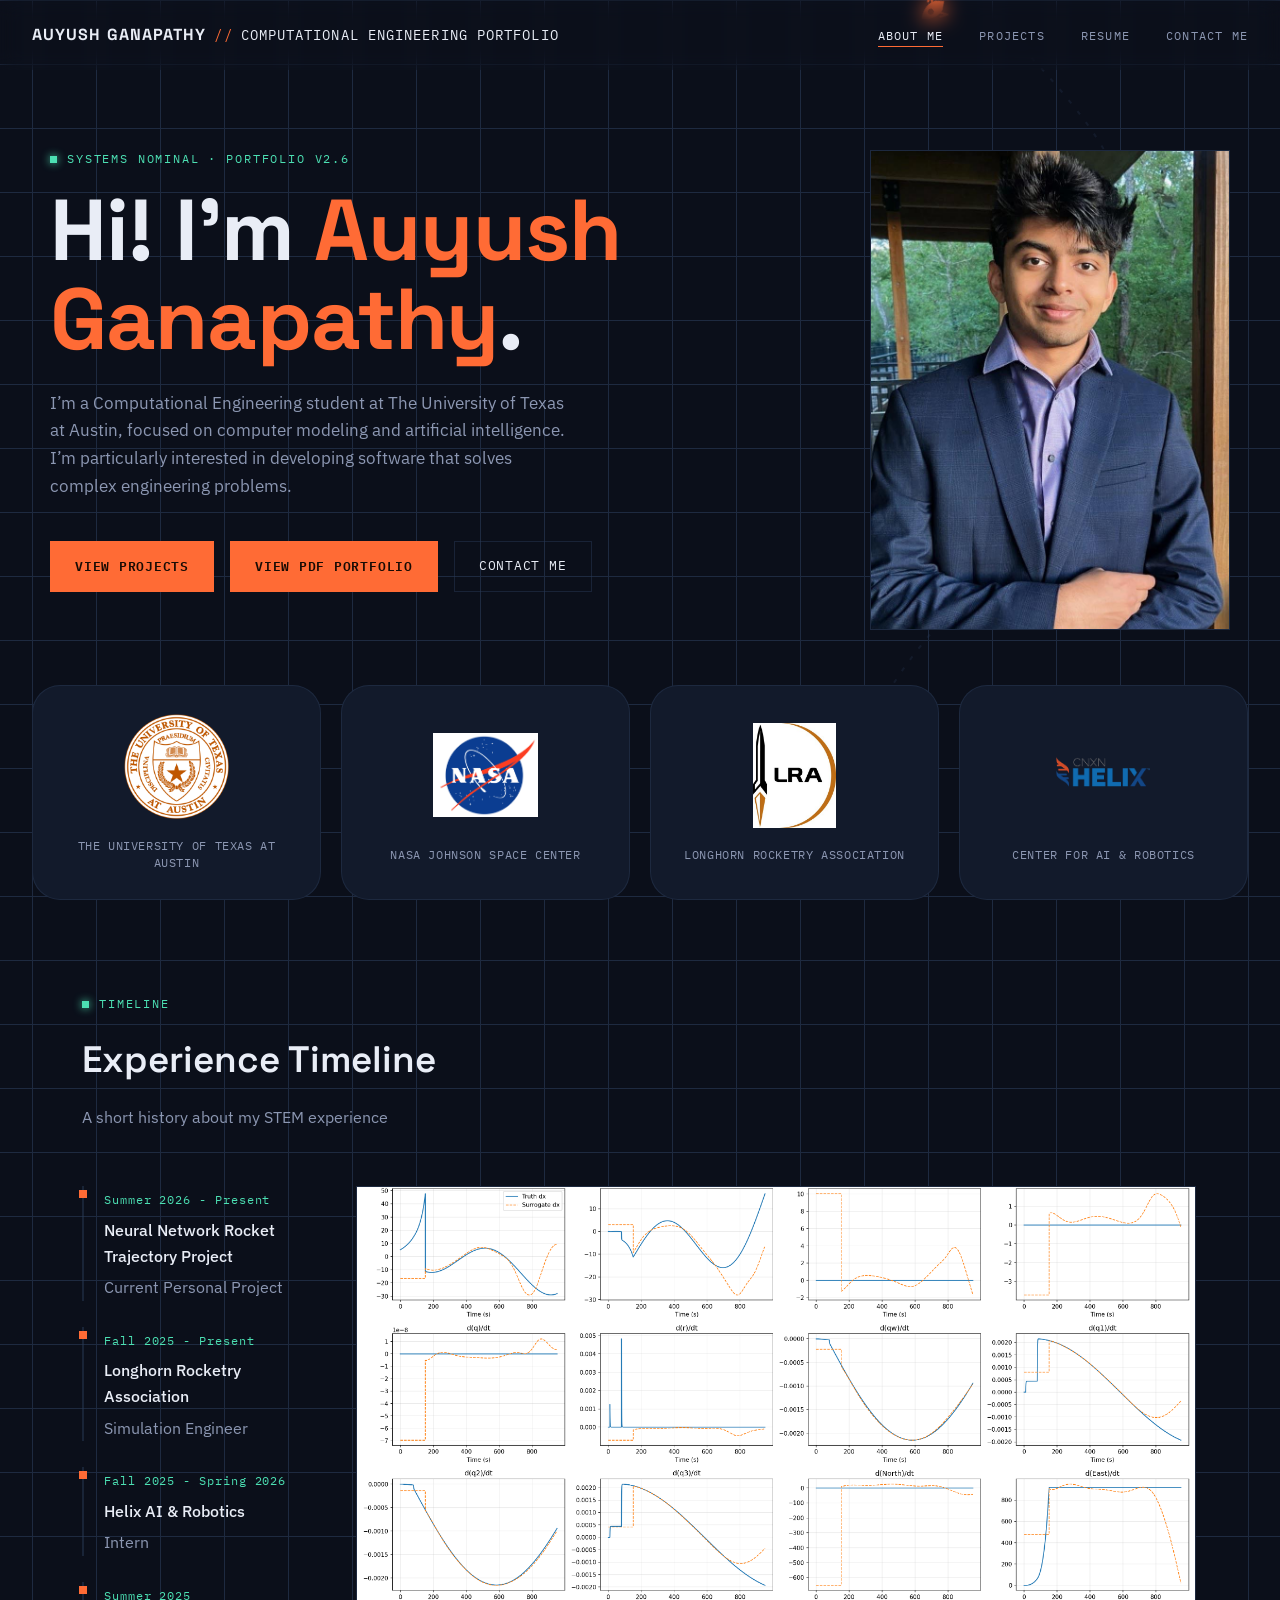
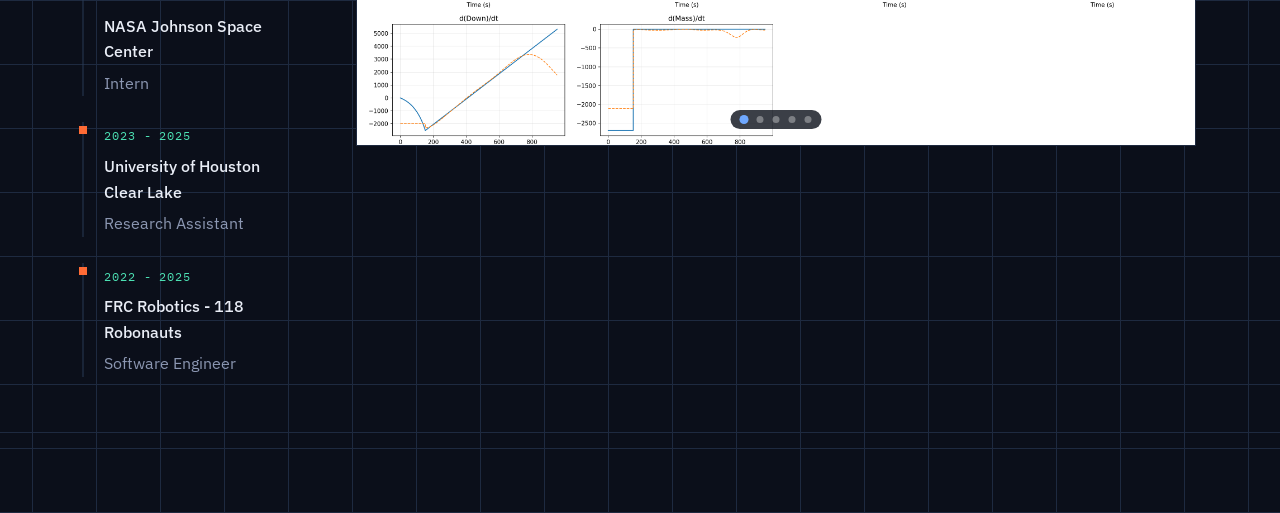
<file: index.html>
<!DOCTYPE html>
<html lang="en">
<head>
<meta charset="UTF-8">
<meta name="viewport" content="width=device-width, initial-scale=1.0">
<title>Auyush Ganapathy - Portfolio</title>
<link rel="preconnect" href="https://fonts.googleapis.com">
<link rel="preconnect" href="https://fonts.gstatic.com" crossorigin>
<link href="https://fonts.googleapis.com/css2?family=Space+Grotesk:wght@400;500;600;700&family=IBM+Plex+Sans:wght@400;500;600&family=IBM+Plex+Mono:wght@400;500;600&display=swap" rel="stylesheet">
<link rel="stylesheet" href="styles.css">
</head>
<body>

<header>
  <div class="logo"><strong>AUYUSH GANAPATHY</strong><span>//</span>COMPUTATIONAL ENGINEERING PORTFOLIO</div>
  <nav>
    <ul>
      <li><a href="index.html" aria-current="page">About Me</a></li>
      <li><a href="projects.html">Projects</a></li>
      <li><a href="resume.html">Resume</a></li>
      <li><a href="contact.html">Contact Me</a></li>
    </ul>
  </nav>
</header>

<main>

  <!-- HERO -->
  <section class="hero" id="top">
    <div class="hero-inner">
      <div class="hero-lockup">

        <!-- ===== PHOTO PLACEHOLDER =====
             To add your photo: put an image file (e.g. "photo.jpg") in the same
             folder as this HTML file, then replace the <span class="placeholder-text">
             block below with:
             <img src="photo.jpg" alt="Auyush Ganapathy">
        -->
        <div class="hero-id bracket-frame">
          <div class="hero-id-photo">
            <img src="resources/auyushg.jpg" alt="Auyush Ganapathy">
          </div>
        </div>

        <div class="hero-text">
          <div class="eyebrow">Systems nominal · Portfolio v2.6</div>
          <h1>Hi! I'm <em>Auyush Ganapathy</em>.</h1>
          <p class="hero-sub">I’m a Computational Engineering student at The University of Texas at Austin,
            focused on computer modeling and artificial intelligence. I’m particularly interested in
            developing software that solves complex engineering problems.
          </p>
          <div class="hero-actions">
            <a href="projects.html" class="btn btn-primary">View projects</a>
            <a href="resources/Auyush_Ganapathy_Portfolio.pdf" target="_blank" class="btn btn-primary">View PDF Portfolio</a>
            <a href="contact.html" class="btn btn-ghost">Contact Me</a>
          </div>
        </div>

      </div>
    </div>

    <div class="hero-stage" aria-hidden="true">
      <svg class="flight-path" viewBox="0 0 300 640" fill="none">
        <path d="M40,620 C 40,420 260,380 260,220 C 260,110 190,60 150,10"
              stroke="#28395480" stroke-width="1.5" stroke-dasharray="3 7"/>
      </svg>
      <svg class="rocket-icon" viewBox="0 0 24 24" fill="none">
        <path d="M12 2C12 2 17 6 17 13C17 15 16.5 16.5 16 17.5L12 22L8 17.5C7.5 16.5 7 15 7 13C7 6 12 2 12 2Z"
              fill="#FF6B35"/>
        <circle cx="12" cy="10" r="2" fill="#0B0F1A"/>
        <path d="M7 15L3 18L5 13" stroke="#FF6B35" stroke-width="1.4" stroke-linecap="round" stroke-linejoin="round"/>
        <path d="M17 15L21 18L19 13" stroke="#FF6B35" stroke-width="1.4" stroke-linecap="round" stroke-linejoin="round"/>
      </svg>
    </div>


  <div class="affiliation-cards">
    <div class="affiliation-card">
      <img src="resources/logos/utlogo.png" alt="The University of Texas at Austin logo">
      <span>The University of Texas at Austin</span>
    </div>

    <div class="affiliation-card">
      <img src="resources/logos/NASA.png" alt="NASA logo">
      <span>NASA Johnson Space Center</span>
    </div>

    <div class="affiliation-card">
      <img src="resources/logos/LRAlogo.jpg" alt="Longhorn Rocketry Association logo">
      <span>Longhorn Rocketry Association</span>
    </div>

    <div class="affiliation-card">
      <img src="resources/logos/cnxnlogo.png" alt="AI and Robotics logo">
      <span>Center for AI & Robotics</span>
    </div>
  </div>


  </section>

  <!-- ABOUT ME -->
  <section id="about">
    <div class="wrap">
      <div class="section-head reveal">
        <div class="eyebrow">Timeline</div>
        <h2>Experience Timeline</h2>
        <p>A short history about my STEM experience</p>
      </div>

      <div class="log log-2col bracket-frame">
        <div class="log-entries">
          <div class="log-entry reveal">
            <time>Summer 2026 - Present</time>
            <p><strong>Neural Network Rocket Trajectory Project</strong></p>
            <p>Current Personal Project</p>
          </div>
          <div class="log-entry reveal">
            <time>Fall 2025 - Present</time>
            <p><strong>Longhorn Rocketry Association</strong></p>
            <p>Simulation Engineer</p>
          </div>
          <div class="log-entry reveal">
            <time>Fall 2025 - Spring 2026</time>
            <p><strong>Helix AI & Robotics</strong></p>
            <p>Intern</p>
          </div>
          <div class="log-entry reveal">
            <time>Summer 2025</time>
            <p><strong>NASA Johnson Space Center</strong></p>
            <p>Intern</p>
          </div>
          <div class="log-entry reveal">
            <time>2023 - 2025</time>
            <p><strong>University of Houston Clear Lake</strong></p>
            <p>Research Assistant</p>
          </div>
          <div class="log-entry reveal">
            <time>2022 - 2025</time>
            <p><strong>FRC Robotics - 118 Robonauts</strong></p>
            <p>Software Engineer</p>
          </div>
        </div>

        <!-- ===== PHOTO FLIPPER =====
             Update the src paths below to match your actual filenames in
             resources/browsing/. Add or remove <img> + <button> pairs together
             (one of each per photo) if you have more or fewer than 5 photos. -->
        <div class="photo-flipper" aria-label="Photo gallery">
          <div class="flipper-track">
            <img class="flipper-slide active" src="resources/browsing/AIpred.png" alt="AI rocket trajectory prediction">
            <img class="flipper-slide" src="resources/browsing/detection.png" alt="Robotics object detection">
            <img class="flipper-slide" src="resources/browsing/loss_col.png" alt="Neural network training loss">
            <img class="flipper-slide" src="resources/browsing/LRA.png" alt="Longhorn Rocketry project">
            <img class="flipper-slide" src="resources/browsing/trajpred.png" alt="Rocket trajectory prediction">
          </div>

          <div class="flipper-dots">
            <button class="flipper-dot active" type="button" aria-label="Show photo 1"></button>
            <button class="flipper-dot" type="button" aria-label="Show photo 2"></button>
            <button class="flipper-dot" type="button" aria-label="Show photo 3"></button>
            <button class="flipper-dot" type="button" aria-label="Show photo 4"></button>
            <button class="flipper-dot" type="button" aria-label="Show photo 5"></button>
          </div>
        </div>
      </div>
    </div>
  </section>

      <!-- 

      <div class="section-head reveal" style="margin-top:80px;">
        <div class="eyebrow">Instrument readings</div>
        <p>Three panels, three disciplines. Numbers reflect years of applied, load-bearing use — not
          self-assessed enthusiasm.</p>
      </div>

      <div class="panels reveal">
        <div class="panel">
          <div class="panel-title"><span>Mathematics</span><span>PNL-01</span></div>
          <div class="gauge" style="--level:92%"><div class="gauge-label"><span>Convex optimization</span><span>92%</span></div><div class="gauge-track"><div class="gauge-fill"></div></div></div>
          <div class="gauge" style="--level:85%"><div class="gauge-label"><span>Linear algebra</span><span>85%</span></div><div class="gauge-track"><div class="gauge-fill"></div></div></div>
          <div class="gauge" style="--level:80%"><div class="gauge-label"><span>Probability &amp; stochastic proc.</span><span>80%</span></div><div class="gauge-track"><div class="gauge-fill"></div></div></div>
          <div class="gauge" style="--level:74%"><div class="gauge-label"><span>Control theory</span><span>74%</span></div><div class="gauge-track"><div class="gauge-fill"></div></div></div>
        </div>
        <div class="panel">
          <div class="panel-title"><span>Machine Learning</span><span>PNL-02</span></div>
          <div class="gauge" style="--level:90%"><div class="gauge-label"><span>Deep learning (PyTorch)</span><span>90%</span></div><div class="gauge-track"><div class="gauge-fill"></div></div></div>
          <div class="gauge" style="--level:83%"><div class="gauge-label"><span>Reinforcement learning</span><span>83%</span></div><div class="gauge-track"><div class="gauge-fill"></div></div></div>
          <div class="gauge" style="--level:88%"><div class="gauge-label"><span>Time-series forecasting</span><span>88%</span></div><div class="gauge-track"><div class="gauge-fill"></div></div></div>
          <div class="gauge" style="--level:70%"><div class="gauge-label"><span>MLOps &amp; deployment</span><span>70%</span></div><div class="gauge-track"><div class="gauge-fill"></div></div></div>
        </div>
        <div class="panel">
          <div class="panel-title"><span>Systems &amp; Flight SW</span><span>PNL-03</span></div>
          <div class="gauge" style="--level:87%"><div class="gauge-label"><span>Guidance &amp; trajectory design</span><span>87%</span></div><div class="gauge-track"><div class="gauge-fill"></div></div></div>
          <div class="gauge" style="--level:78%"><div class="gauge-label"><span>State estimation (Kalman)</span><span>78%</span></div><div class="gauge-track"><div class="gauge-fill"></div></div></div>
          <div class="gauge" style="--level:81%"><div class="gauge-label"><span>C++ / real-time systems</span><span>81%</span></div><div class="gauge-track"><div class="gauge-fill"></div></div></div>
          <div class="gauge" style="--level:75%"><div class="gauge-label"><span>Python simulation tooling</span><span>75%</span></div><div class="gauge-track"><div class="gauge-fill"></div></div></div>
        </div>
      </div>
    </div>
    -->
  </section>

</main>

<footer>
</footer>

<script src="script.js" defer></script>

</body>
</html>
</file>
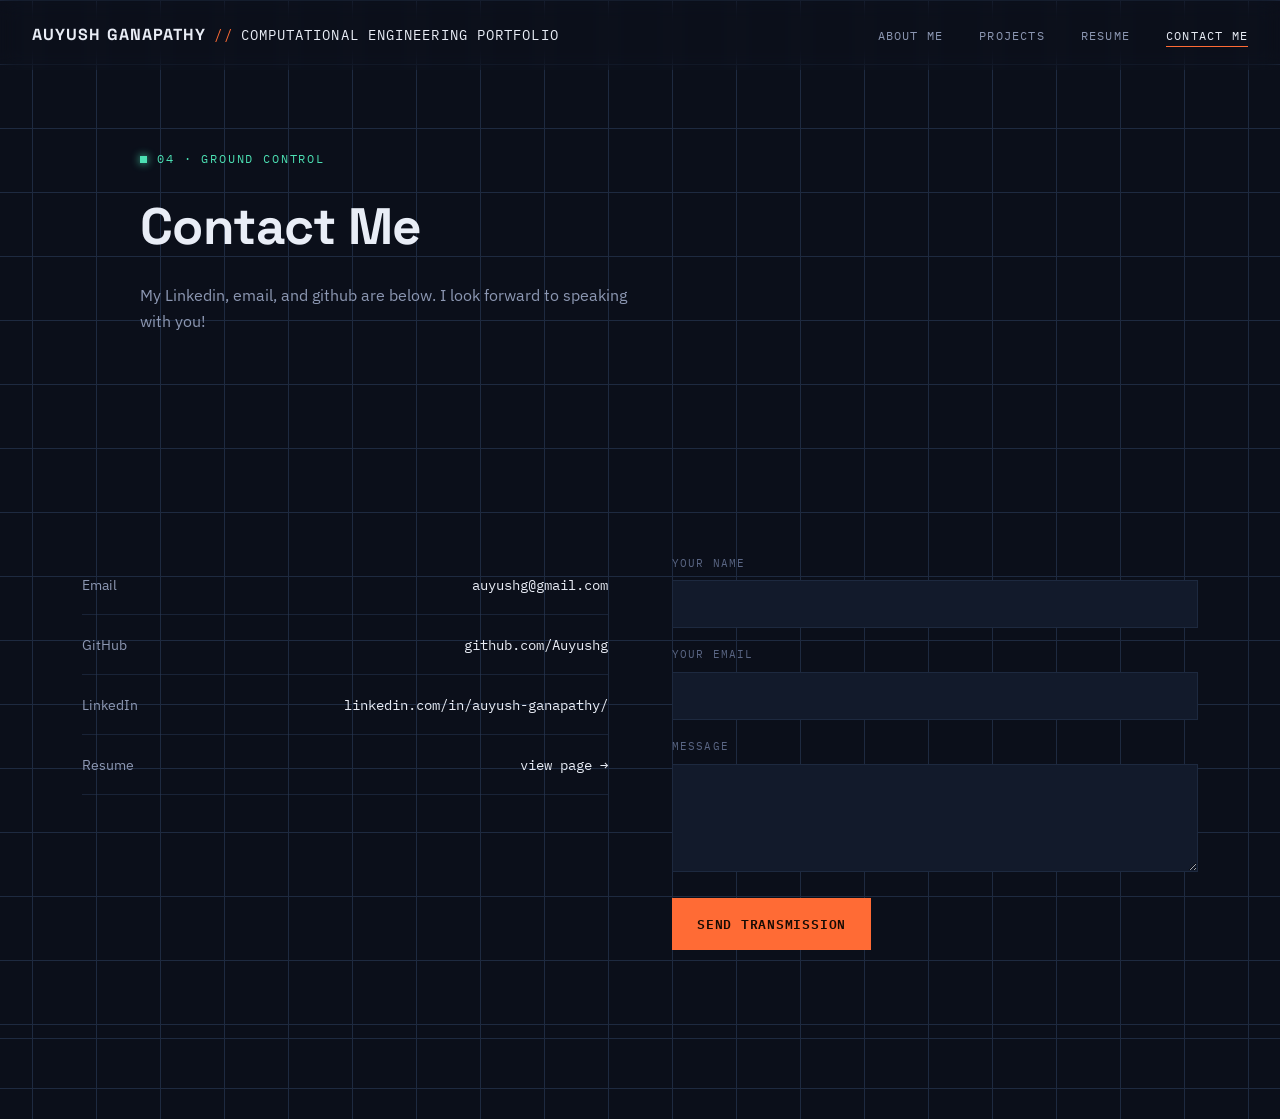
<file: contact.html>
<!DOCTYPE html>
<html lang="en">
<head>
<meta charset="UTF-8">
<meta name="viewport" content="width=device-width, initial-scale=1.0">
<title>Auyush Ganapathy - Portfolio</title>
<link rel="preconnect" href="https://fonts.googleapis.com">
<link rel="preconnect" href="https://fonts.gstatic.com" crossorigin>
<link href="https://fonts.googleapis.com/css2?family=Space+Grotesk:wght@400;500;600;700&family=IBM+Plex+Sans:wght@400;500;600&family=IBM+Plex+Mono:wght@400;500;600&display=swap" rel="stylesheet">
<link rel="stylesheet" href="styles.css">
</head>
<body>

<header>
  <div class="logo"><strong>AUYUSH GANAPATHY</strong><span>//</span>COMPUTATIONAL ENGINEERING PORTFOLIO</div>
  <nav>
    <ul>
      <li><a href="index.html">About Me</a></li>
      <li><a href="projects.html">Projects</a></li>
      <li><a href="resume.html">Resume</a></li>
      <li><a href="contact.html" aria-current="page">Contact Me</a></li>
    </ul>
  </nav>
</header>

<div class="page-header bracket-frame">
  <div class="page-header-inner">
    <div>
      <div class="eyebrow">04 · Ground Control</div>
      <h1>Contact Me</h1>
      <p>My Linkedin, email, and github are below. I look forward to speaking with you!</p>
    </div>
  </div>
</div>

<main>
  <section id="contact">
    <div class="wrap">
      <div class="ground reveal">
        <div class="freqs">
          <div class="freq"><span>Email</span><a href="mailto:auyushg@gmail.com">auyushg@gmail.com</a></div>
          <div class="freq"><span>GitHub</span><a href="https://github.com/Auyushg" target="_blank" rel="noopener noreferrer">github.com/Auyushg</a></div>
          <div class="freq"><span>LinkedIn</span><a href="https://linkedin.com/in/auyush-ganapathy/" target="_blank" rel="noopener noreferrer">linkedin.com/in/auyush-ganapathy/</a></div>
          <div class="freq"><span>Resume</span><a href="resume.html">view page →</a></div>
        </div>

        <!-- Replace YOUR_FORM_ID below with the ID Formspree gives you
             after you create a form at https://formspree.io -->
        <form id="uplinkForm" action="https://formspree.io/f/mrpzblqa" method="POST">
          <div class="field"><label for="name">Your Name</label><input id="name" name="name" type="text" required></div>
          <div class="field"><label for="email">Your Email</label><input id="email" name="email" type="email" required></div>
          <div class="field"><label for="message">Message</label><textarea id="message" name="message" rows="4" required></textarea></div>
          <button type="submit" class="btn btn-primary" style="align-self:flex-start;">Send transmission</button>
          <div class="form-status" id="formStatus" role="status"></div>
        </form>
      </div>
    </div>
  </section>
</main>

<footer>
</footer>

<script src="script.js"></script>
</body>
</html>
</file>
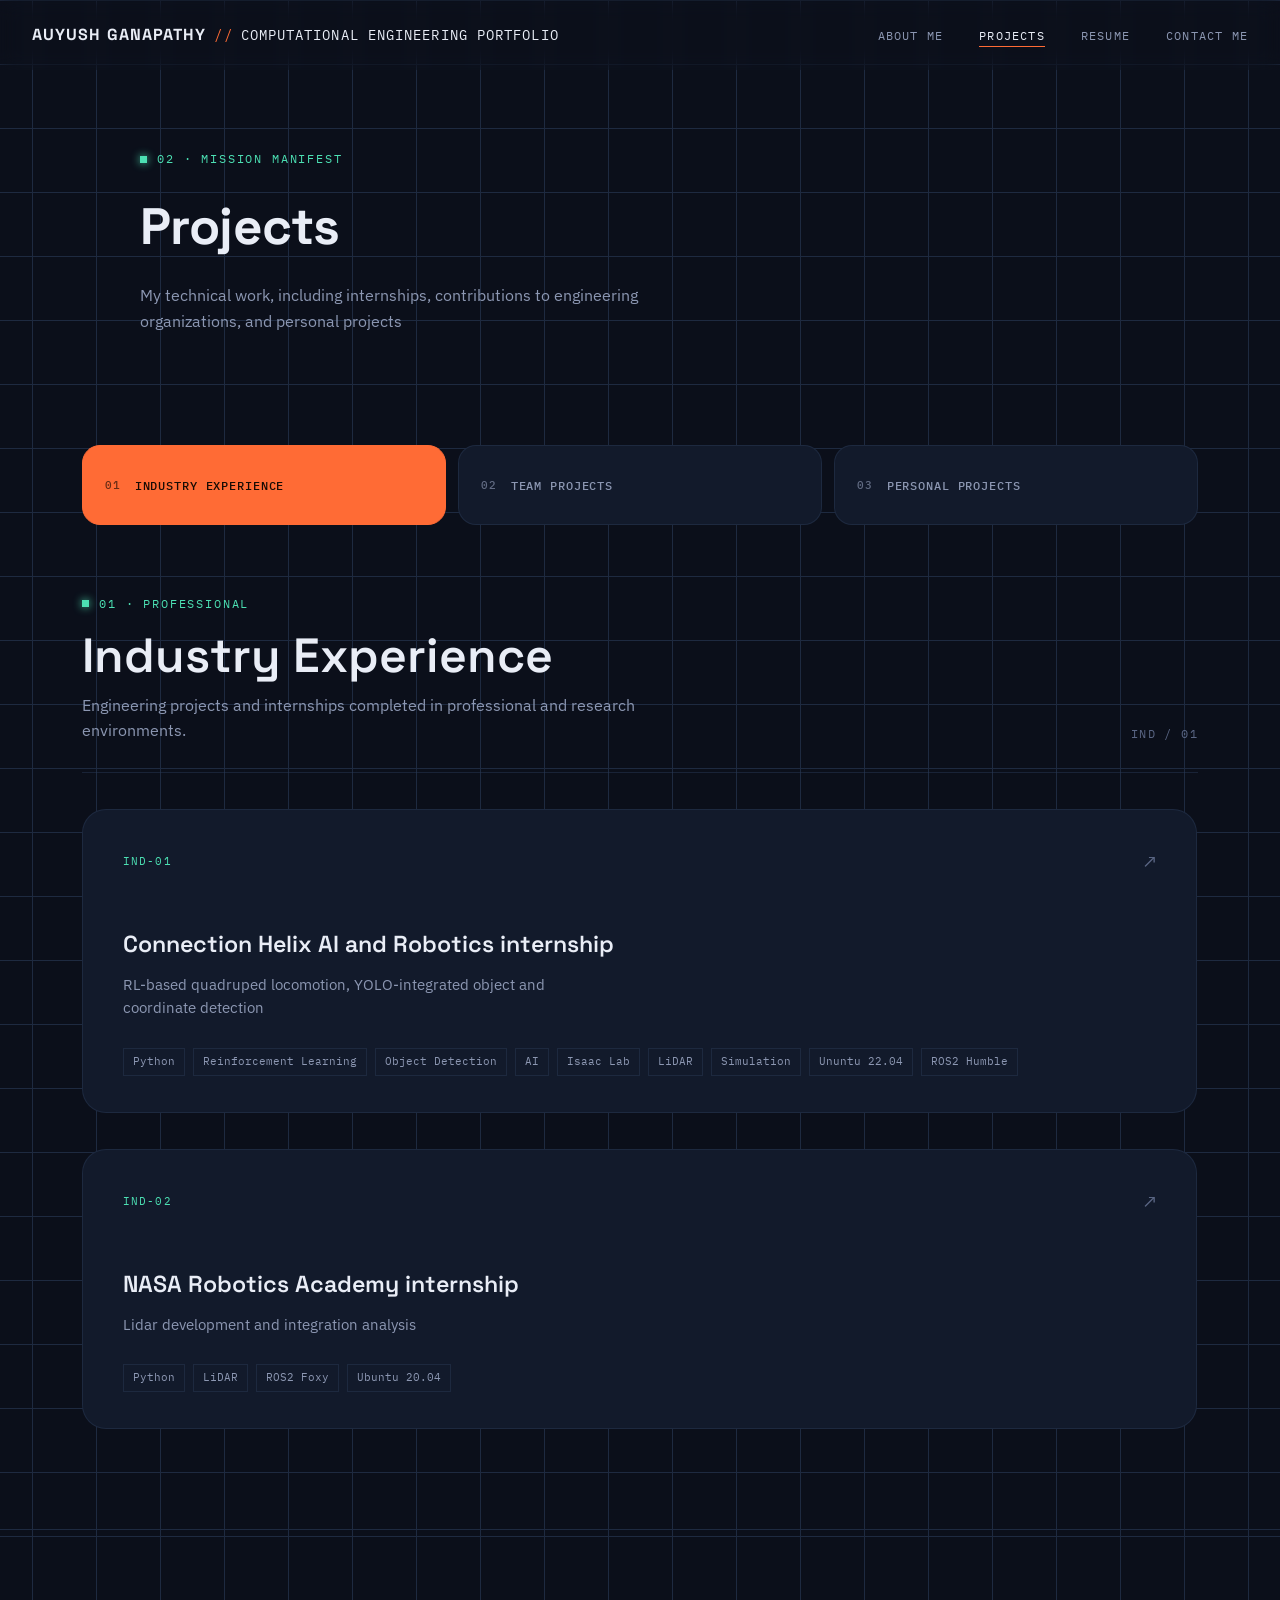
<file: projects.html>
<!DOCTYPE html>
<html lang="en">
<head>
<meta charset="UTF-8">
<meta name="viewport" content="width=device-width, initial-scale=1.0">
<title>Auyush Ganapathy - Portfolio</title>
<link rel="preconnect" href="https://fonts.googleapis.com">
<link rel="preconnect" href="https://fonts.gstatic.com" crossorigin>
<link href="https://fonts.googleapis.com/css2?family=Space+Grotesk:wght@400;500;600;700&family=IBM+Plex+Sans:wght@400;500;600&family=IBM+Plex+Mono:wght@400;500;600&display=swap" rel="stylesheet">
<link rel="stylesheet" href="styles.css">
</head>
<body>

<header>
  <div class="logo"><strong>AUYUSH GANAPATHY</strong><span>//</span>COMPUTATIONAL ENGINEERING PORTFOLIO</div>
  <nav>
    <ul>
      <li><a href="index.html">About Me</a></li>
      <li><a href="projects.html" aria-current="page">Projects</a></li>
      <li><a href="resume.html">Resume</a></li>
      <li><a href="contact.html">Contact Me</a></li>
    </ul>
  </nav>
</header>

<div class="page-header bracket-frame">
  <div class="page-header-inner">
    <div>
      <div class="eyebrow">02 · Mission Manifest</div>
      <h1>Projects</h1>
      <p> My technical work, including internships, contributions to engineering organizations,
        and personal projects</p>
    </div>
    <!--<span class="page-header-eq">v = √(GM/r)</span>-->
  </div>
</div>

<main class="projects-page">

  <section class="projects-browser">
    <div class="wrap">

      <!-- CATEGORY BUTTONS -->
      <div class="project-tabs" role="tablist" aria-label="Project categories">

        <button
          class="project-tab active"
          data-category="industry"
          type="button">
          <span class="tab-number">01</span>
          Industry Experience
        </button>

        <button
          class="project-tab"
          data-category="team"
          type="button">
          <span class="tab-number">02</span>
          Team Projects
        </button>

        <button
          class="project-tab"
          data-category="personal"
          type="button">
          <span class="tab-number">03</span>
          Personal Projects
        </button>

      </div>


      <!-- =========================
           INDUSTRY EXPERIENCE
           ========================= -->

      <div class="project-category active" data-project-category="industry">

        <div class="project-category-head">
          <div>
            <div class="eyebrow">01 · Professional</div>
            <h2>Industry Experience</h2>
            <p>
              Engineering projects and internships completed in professional and research 
              environments.
            </p>
          </div>

          <span class="category-code">IND / 01</span>
        </div>


        <div class="project-grid">
          <a href="projects/helix.html" class="project-card">

            <div class="project-card-top">
              <span class="project-number">IND-01</span>
              <span class="project-arrow">↗</span>
            </div>

            <div class="project-card-content">
              <h3>Connection Helix AI and Robotics internship</h3>

              <p>
                RL-based quadruped locomotion, YOLO-integrated object and coordinate detection
              </p>
            </div>

            <div class="tag-row">
              <span class="tag">Python</span>
              <span class="tag">Reinforcement Learning</span>
              <span class="tag">Object Detection</span>
              <span class="tag">AI</span>
              <span class="tag">Isaac Lab</span>
              <span class="tag">LiDAR</span>
              <span class="tag">Simulation</span>
              <span class="tag">Ununtu 22.04</span>
              <span class="tag">ROS2 Humble</span>
            </div>

          </a>

          <a href="projects/nasa.html" class="project-card">

            <div class="project-card-top">
              <span class="project-number">IND-02</span>
              <span class="project-arrow">↗</span>
            </div>

            <div class="project-card-content">
              <h3>NASA Robotics Academy internship</h3>

              <p>
                Lidar development and integration analysis
              </p>
            </div>

            <div class="tag-row">
              <span class="tag">Python</span>
              <span class="tag">LiDAR</span>
              <span class="tag">ROS2 Foxy</span>
              <span class="tag">Ubuntu 20.04</span>
            </div>

          </a>


          <!-- DUPLICATE THIS CARD FOR MORE INDUSTRY PROJECTS

          <a href="projects/industry-project-2.html" class="project-card">

            <div class="project-card-top">
              <span class="project-number">IND-02</span>
              <span class="project-arrow">↗</span>
            </div>

            <div class="project-card-content">
              <h3>Future Industry Project</h3>

              <p>
                Add another internship, research position, or professional
                engineering project here.
              </p>
            </div>
            -->

            

          </a>

        </div>
      </div>


      <!-- =========================
           TEAM PROJECTS
           ========================= -->

      <div class="project-category" data-project-category="team">

        <div class="project-category-head">
          <div>
            <div class="eyebrow">02 · Collaborative</div>
            <h2>Team Projects</h2>

            <p>
              Engineering systems developed with student organizations,
              research groups, and technical teams.
            </p>
          </div>

          <span class="category-code">TEAM / 02</span>
        </div>


        <div class="project-grid">

          <a href="projects/lra.html" class="project-card">

            <div class="project-card-top">
              <span class="project-number">TEAM-01</span>
              <span class="project-arrow">↗</span>
            </div>

            <div class="project-card-content">
              <h3>Longhorn Rocketry Association Simulations</h3>

              <p>
                6-DOF simulation Engineering, fidelity optimization and atmospheric model integration,
                airbrake actuation, and execution at IREC.
              </p>
            </div>

            <div class="tag-row">
              <span class="tag">6-DOF equations of motion</span>
              <span class="tag">Simulations</span>
              <span class="tag">Weather Sounding</span>
              <span class="tag">Python</span>
              <span class="tag">RocketPy</span>
              <span class="tag">PD Control Loop</span>
            </div>

          </a>


      

        </div>
      </div>


      <!-- =========================
           PERSONAL PROJECTS
           ========================= -->

      <div class="project-category" data-project-category="personal">

        <div class="project-category-head">
          <div>
            <div class="eyebrow">03 · Independent</div>
            <h2>Personal Projects</h2>

            <p>
              Independent engineering builds exploring software,
              simulation, controls, and computational methods.
            </p>
          </div>

          <span class="category-code">PERS / 03</span>
        </div>


        <div class="project-grid">

          <a href="projects/pinn.html" class="project-card">

            <div class="project-card-top">
              <span class="project-number">PERS-01</span>
              <span class="project-arrow">↗</span>
            </div>

            <div class="project-card-content">
              <h3>Neural Network Deep Learning of Rocket Trajectories</h3>

              <p>
                Trained a physics-informed neural network on learning and simulating
                6-DOF rocket trajectories, implementing multi-trajectory physics recognition

              </p>
            </div>

            <div class="tag-row">
              <span class="tag">Python</span>
              <span class="tag">PyTorch</span>
              <span class="tag">Physics-informed Neural network</span>
              <span class="tag">6-DOF equations</span>
              <span class="tag">Simulation</span>
              <span class="tag">Latin Hypercube Sampling</span>
              <span class="tag">Grid Sampling</span>
              <span class="tag">Loss function optimization</span>
              <span class="tag">Hessian vector analysis</span>
              <span class="tag">SGD</span>
            </div>

          </a>



          </a>

        </div>
      </div>

    </div>
  </section>

</main>

<footer>
</footer>

<script src="script.js"></script>
</body>
</html>
</file>
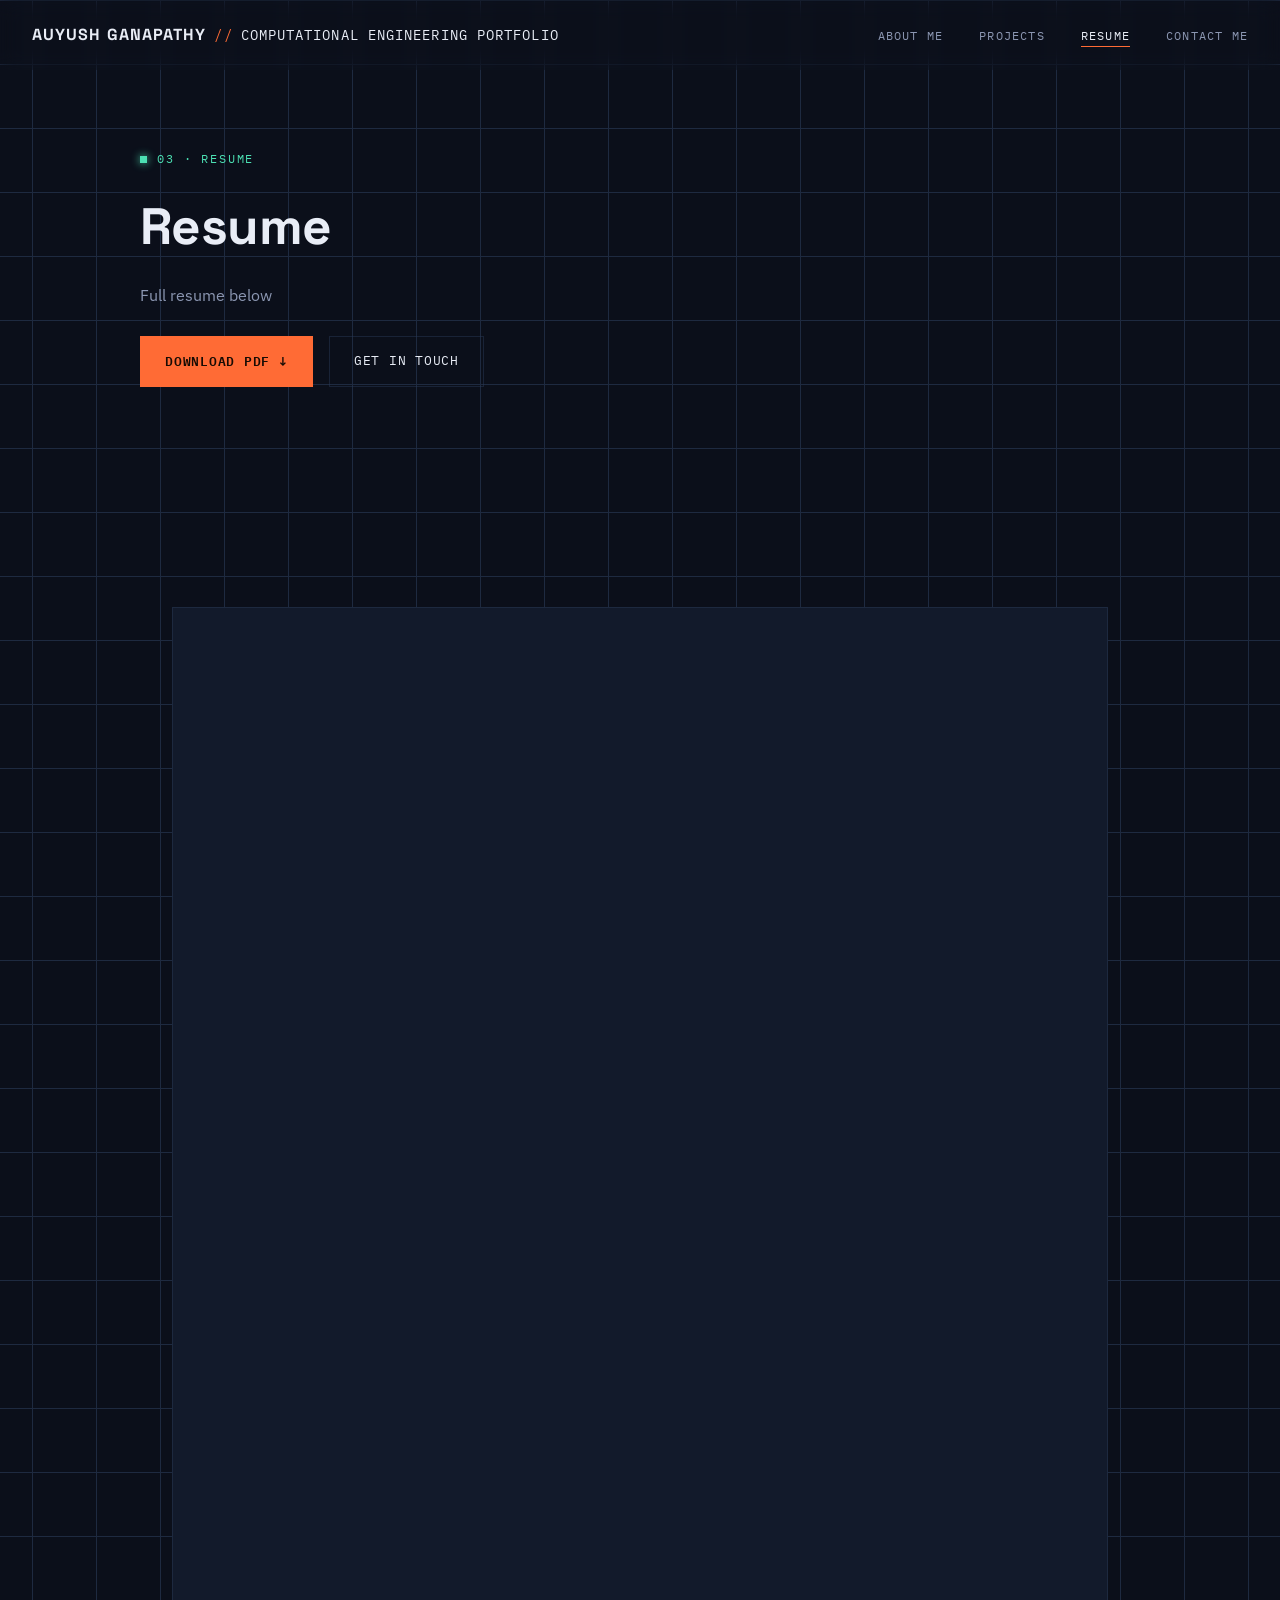
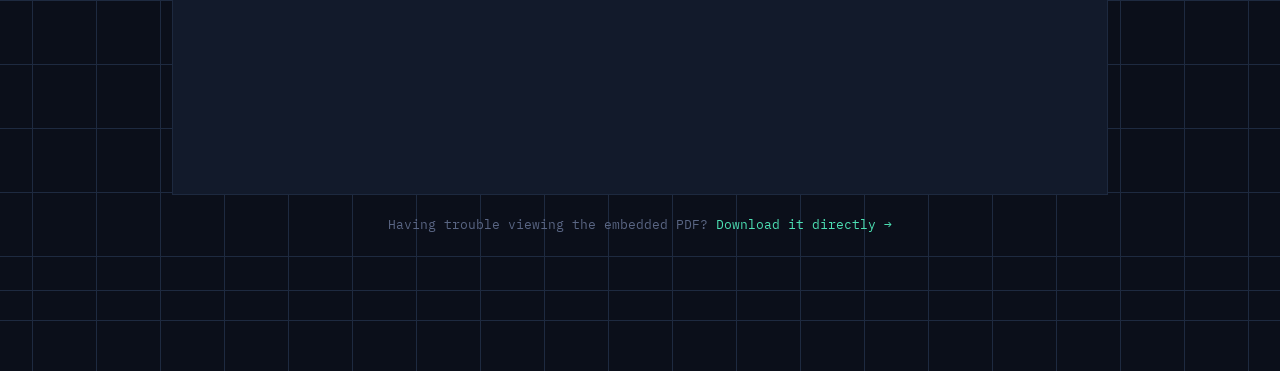
<file: resume.html>
<!DOCTYPE html>
<html lang="en">
<head>
<meta charset="UTF-8">
<meta name="viewport" content="width=device-width, initial-scale=1.0">
<title>Auyush Ganapathy - Portfolio</title>
<link rel="preconnect" href="https://fonts.googleapis.com">
<link rel="preconnect" href="https://fonts.gstatic.com" crossorigin>
<link href="https://fonts.googleapis.com/css2?family=Space+Grotesk:wght@400;500;600;700&family=IBM+Plex+Sans:wght@400;500;600&family=IBM+Plex+Mono:wght@400;500;600&display=swap" rel="stylesheet">
<link rel="stylesheet" href="styles.css">
</head>
<body>

<header>
  <div class="logo"><strong>AUYUSH GANAPATHY</strong><span>//</span>COMPUTATIONAL ENGINEERING PORTFOLIO</div>
  <nav>
    <ul>
      <li><a href="index.html">About Me</a></li>
      <li><a href="projects.html">Projects</a></li>
      <li><a href="resume.html" aria-current="page">Resume</a></li>
      <li><a href="contact.html">Contact Me</a></li>
    </ul>
  </nav>
</header>

<div class="page-header bracket-frame">
  <div class="page-header-inner">
    <div>
      <div class="eyebrow">03 · Resume</div>
      <h1>Resume</h1>
      <p>Full resume below</p>
      <div class="resume-actions">
        <!-- Replace "resume.pdf" with your actual filename if different.
             The "download" attribute makes this button save the file directly
             instead of just navigating to it. -->
        <a href="resources/Ganapathy_Auyush_Resume_2026_website.pdf" download class="btn btn-primary">Download PDF ↓</a>
        <a href="contact.html" class="btn btn-ghost">Get in touch</a>
      </div>
    </div>
    <!--<span class="page-header-eq">θ ← θ − η∇L(θ)</span> -->
  </div>
</div>

<main>
  <section id="resume">
    <div class="wrap wrap-wide">

      <div class="pdf-frame bracket-frame reveal">
        <!-- Same file referenced here for inline viewing. -->
        <iframe src="resources/Ganapathy_Auyush_Resume_2026_website.pdf#toolbar=0&navpanes=0&scrollbar=0&view=FitH" class="pdf-viewer" title="Auyush Ganapathy — Resume PDF"></iframe>
      </div>

      <p class="pdf-fallback">
        Having trouble viewing the embedded PDF? <a href="resources/Ganapathy_Auyush_Resume_2026_website.pdf" download>Download it directly →</a>
      </p>

    </div>
  </section>
</main>

<footer>
</footer>

<script src="script.js"></script>
</body>
</html>
</file>
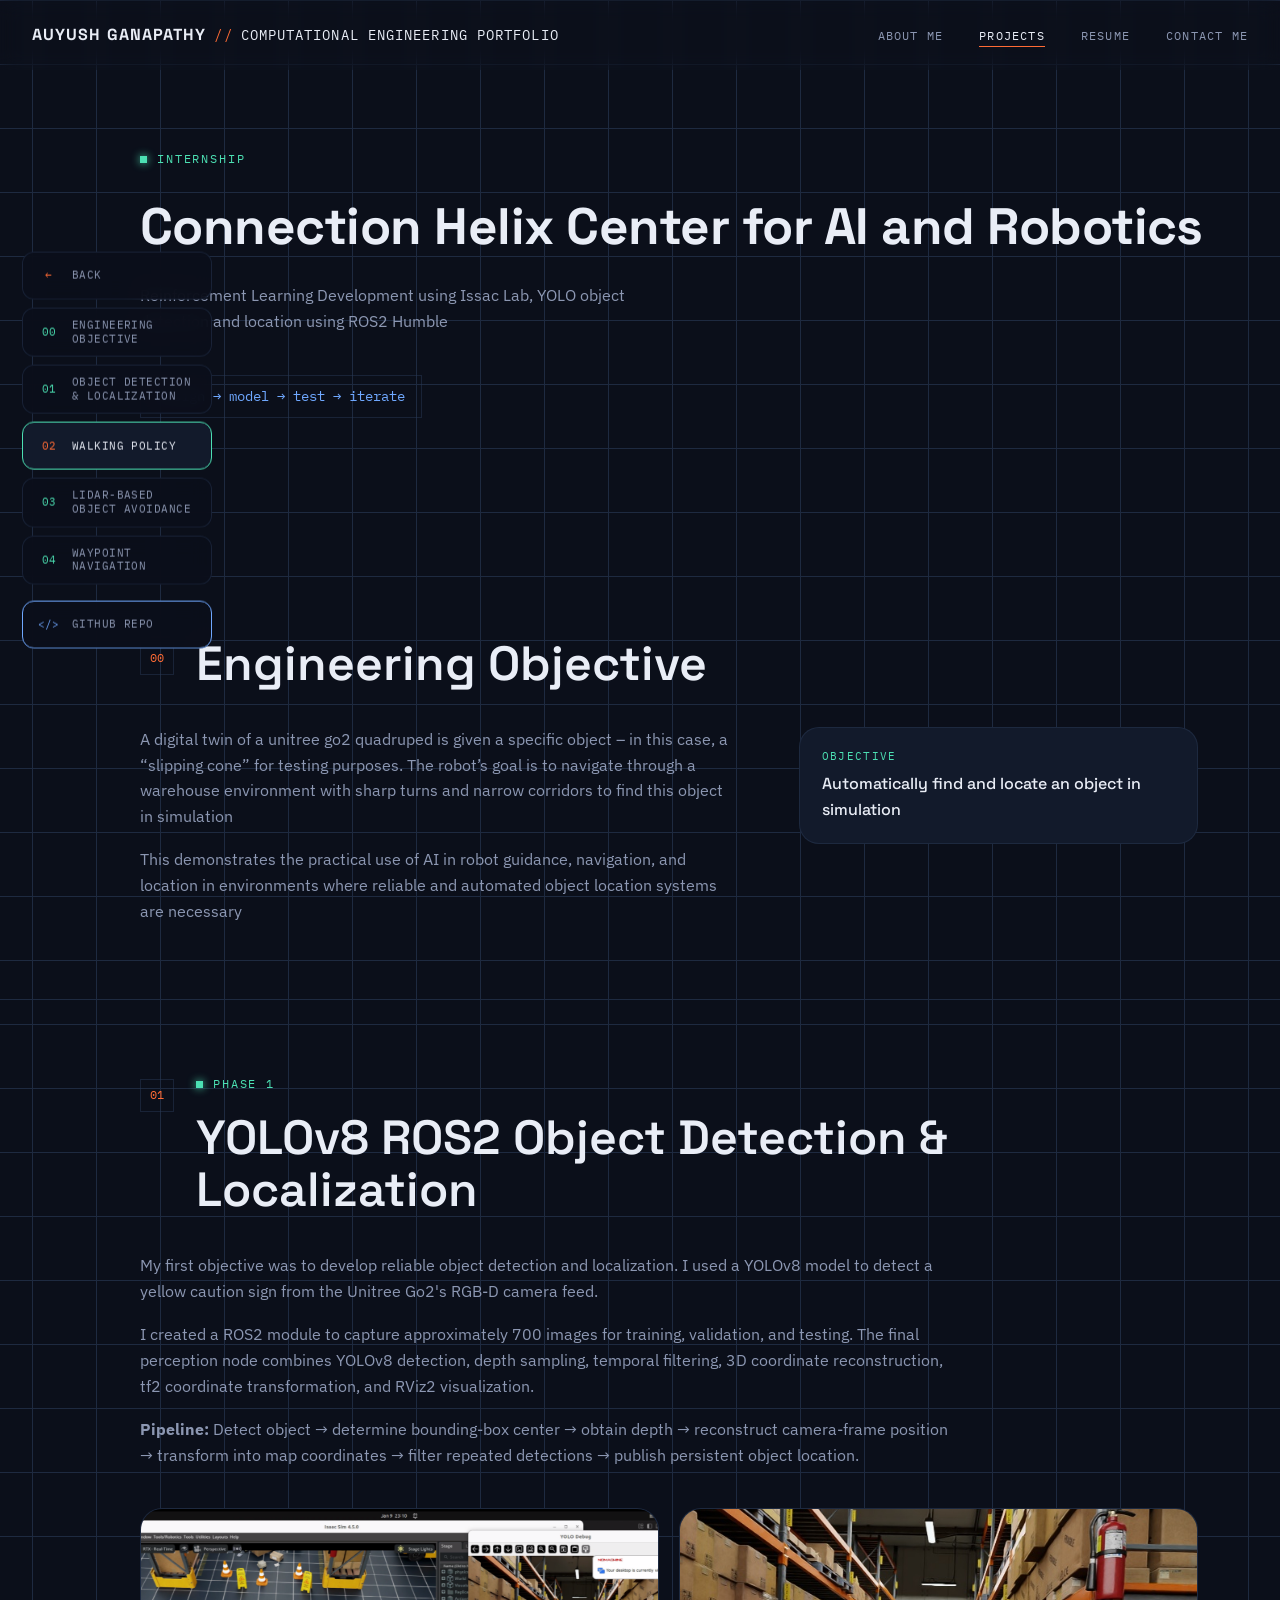
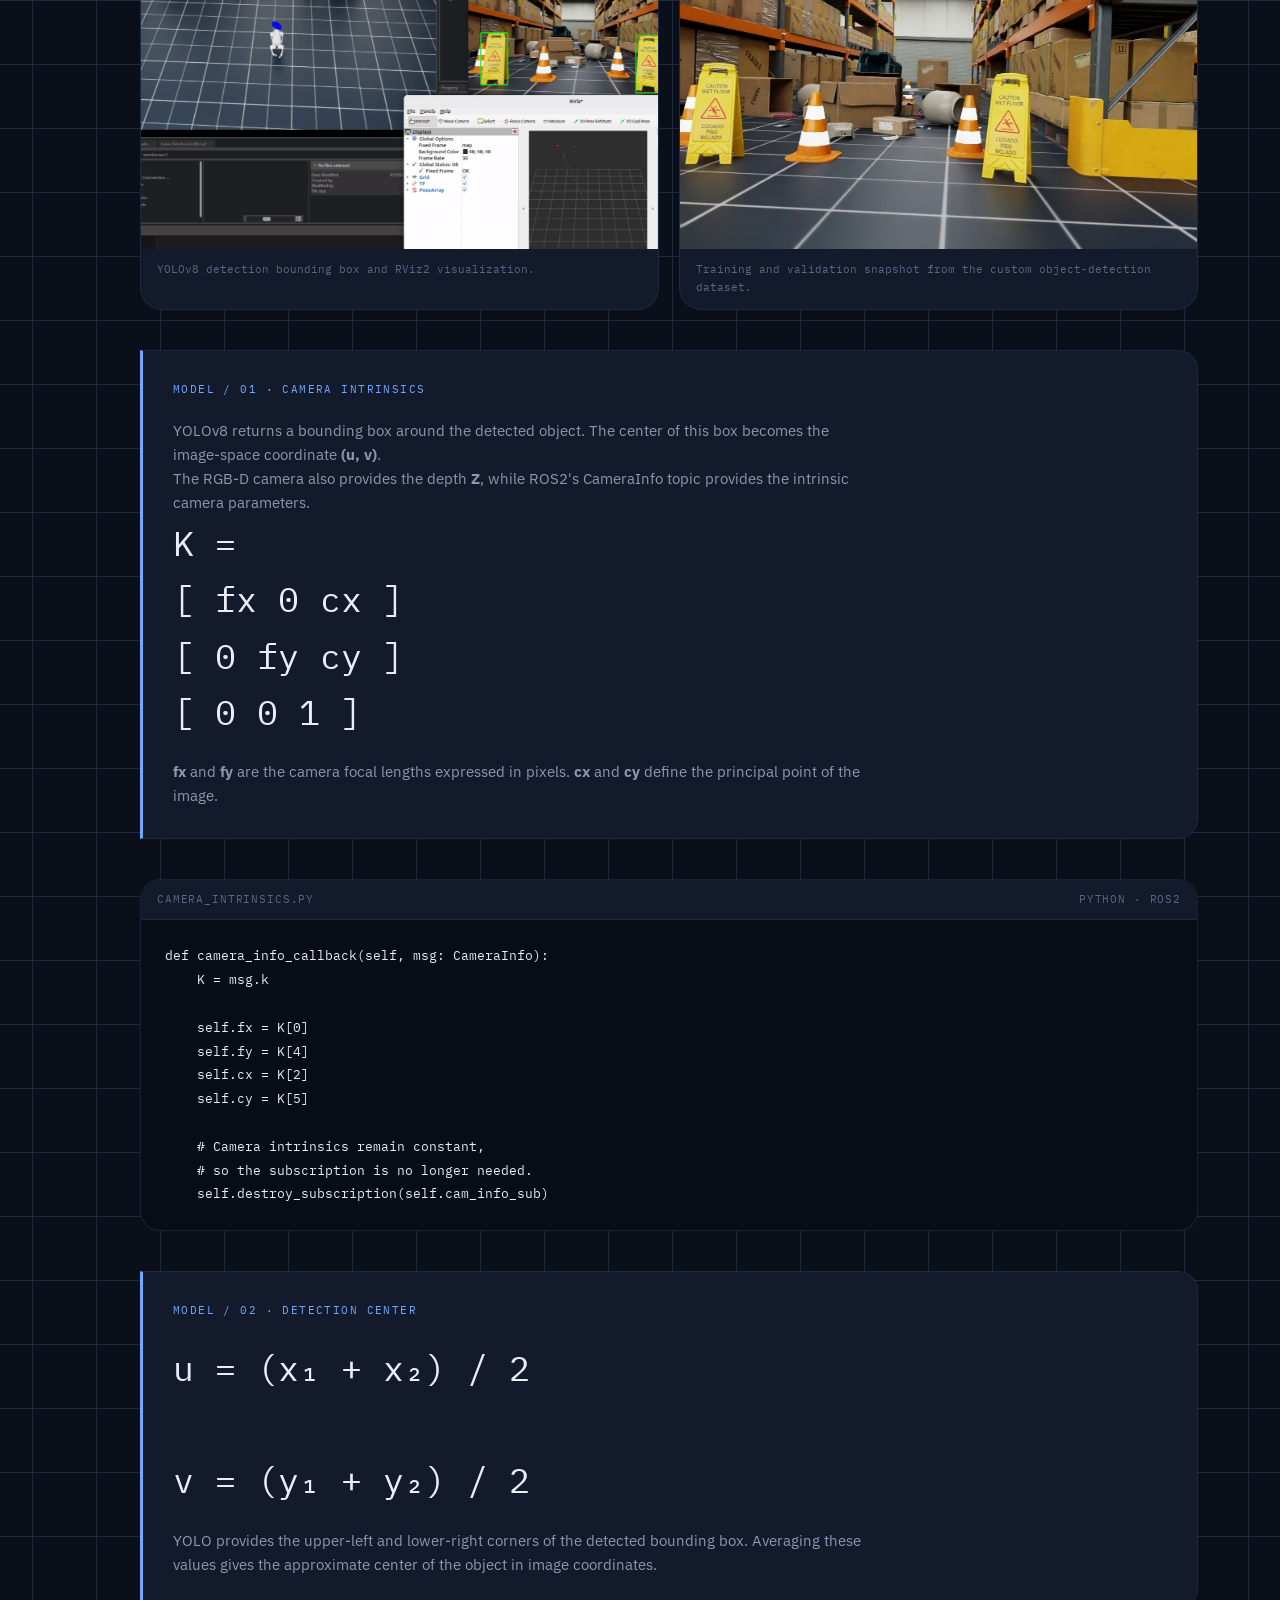
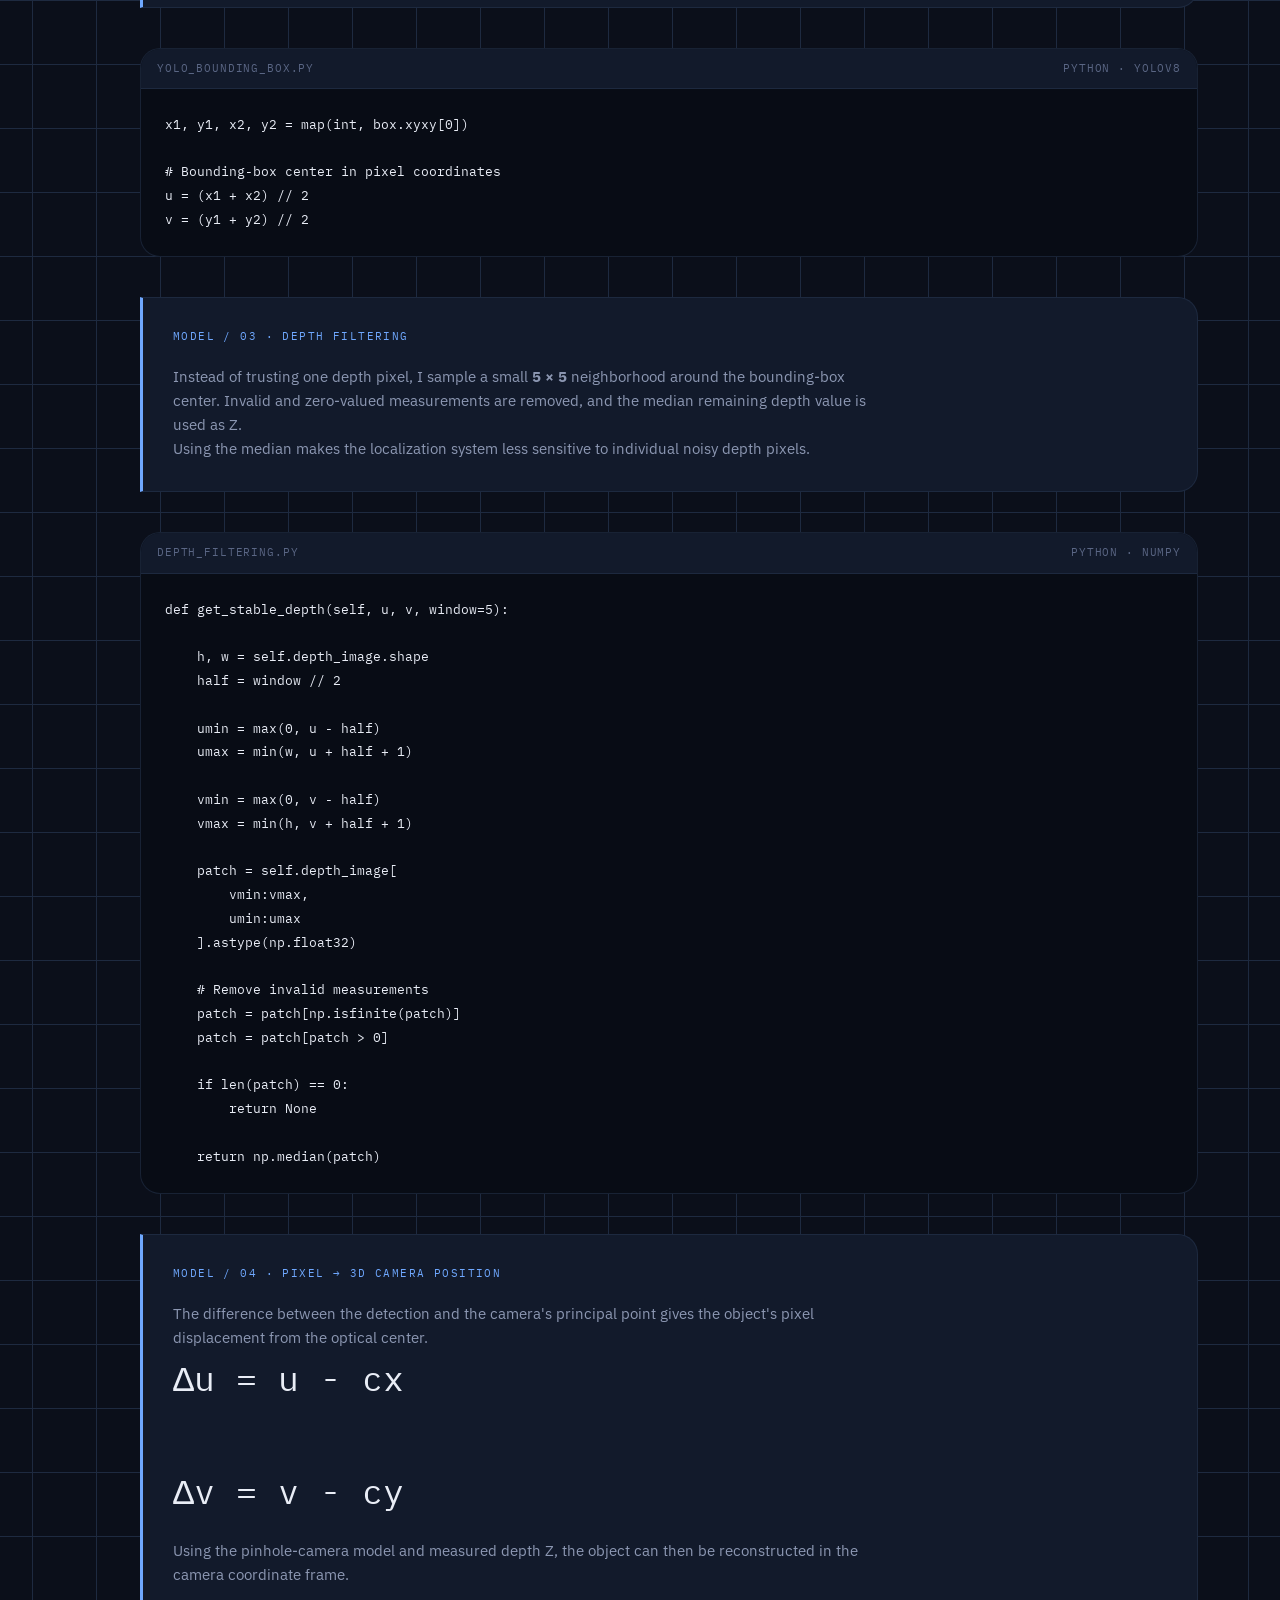
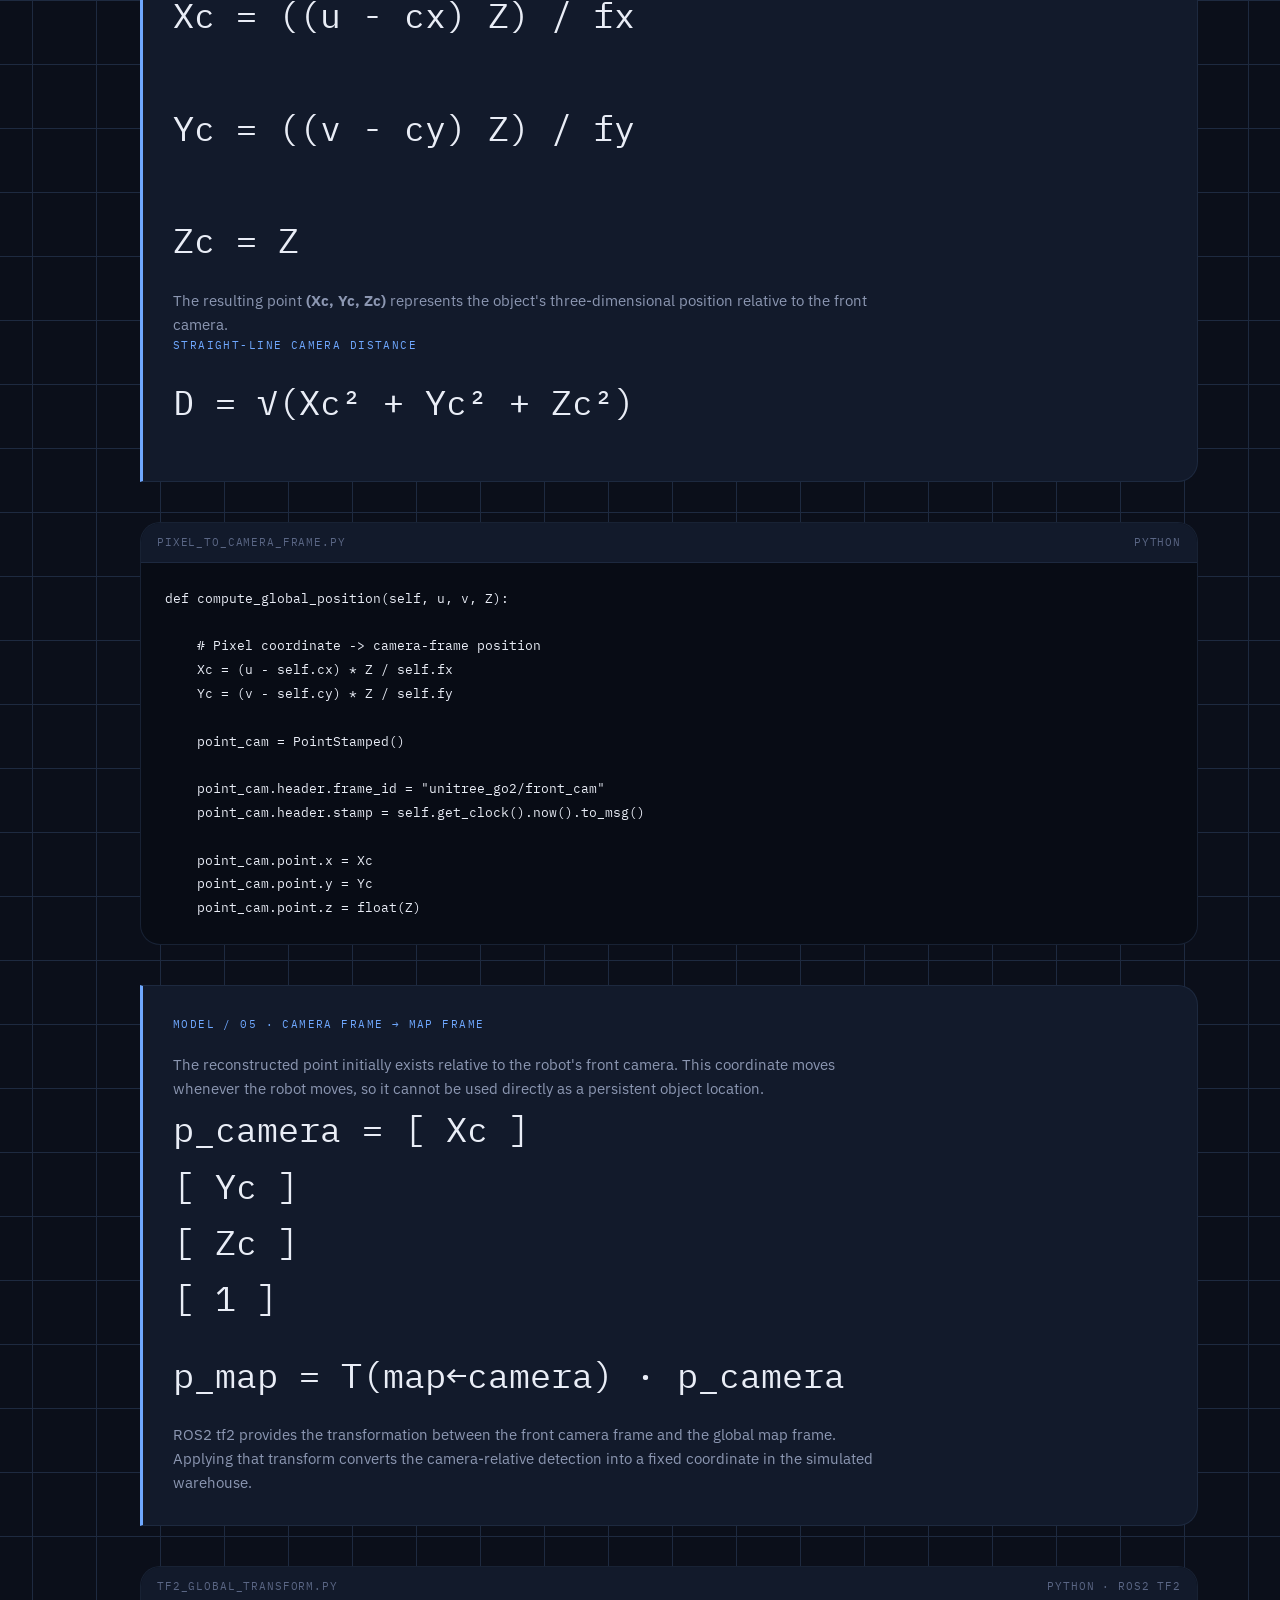
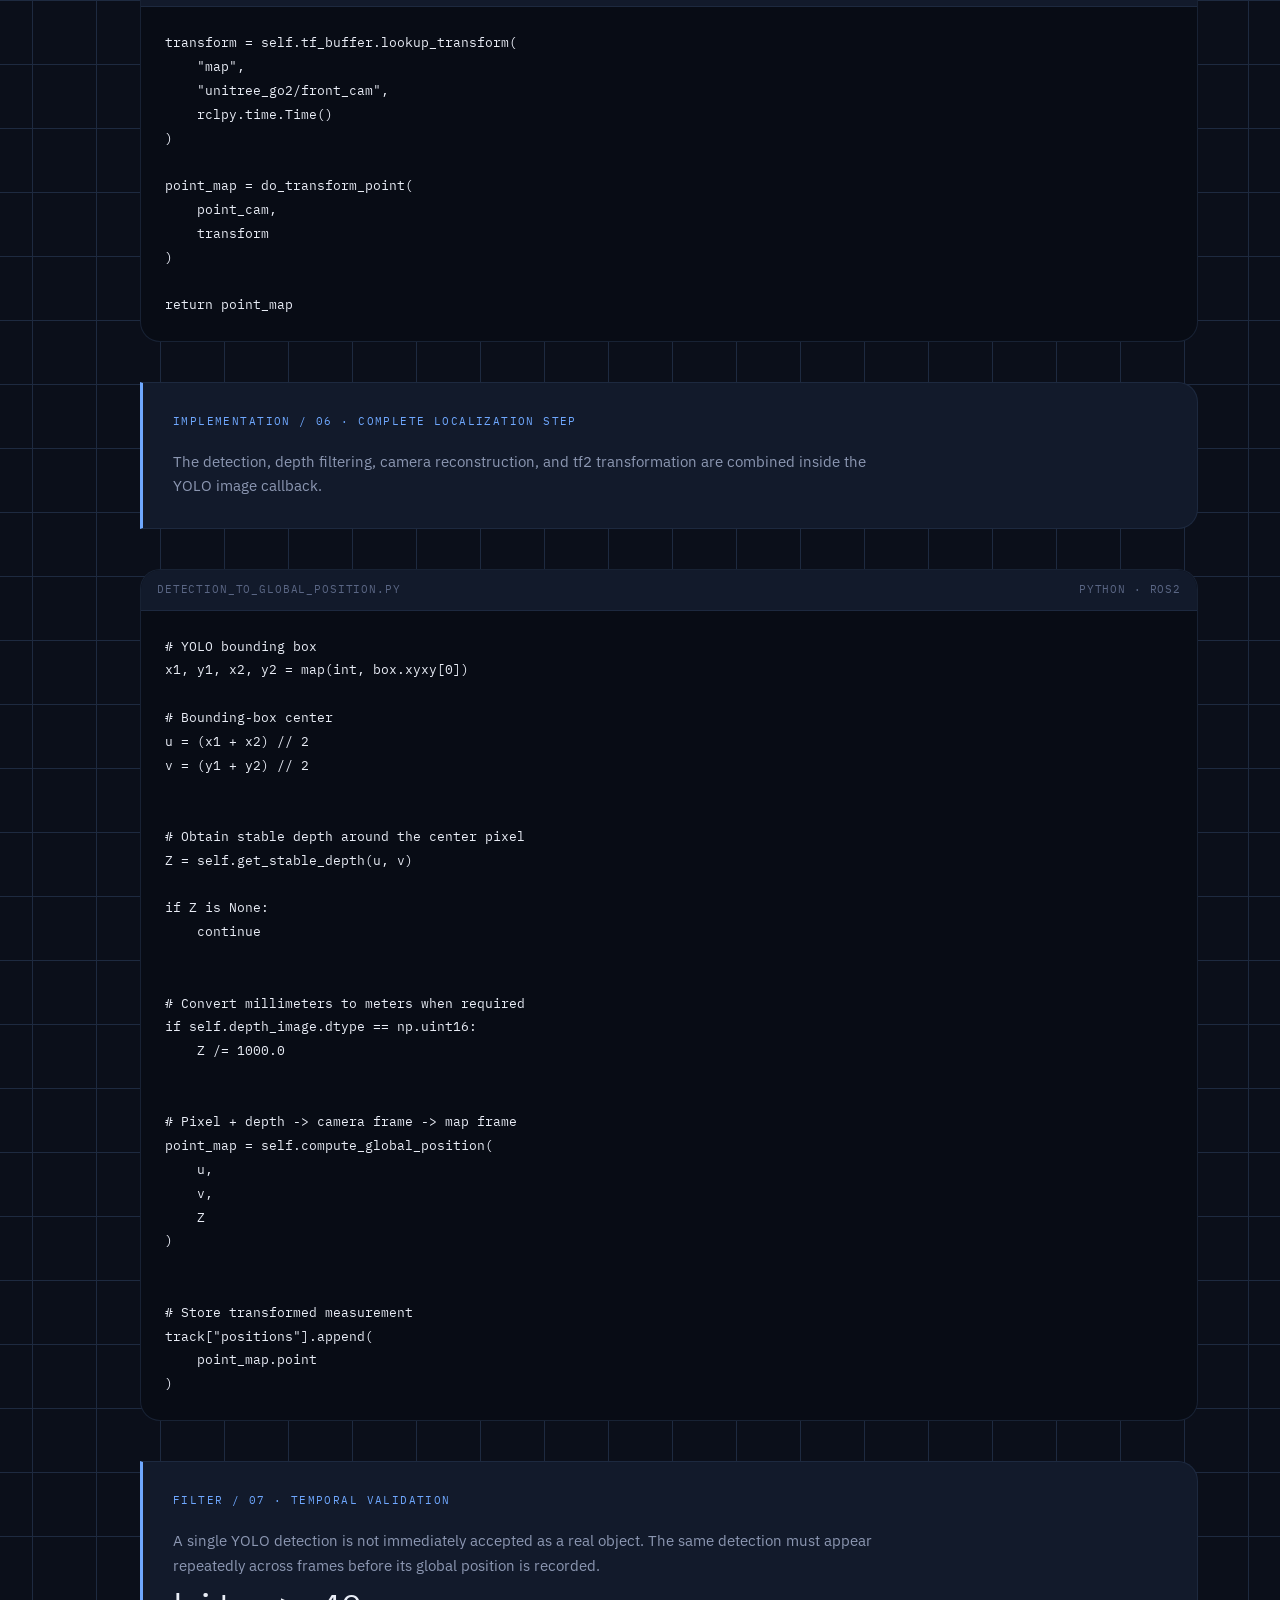
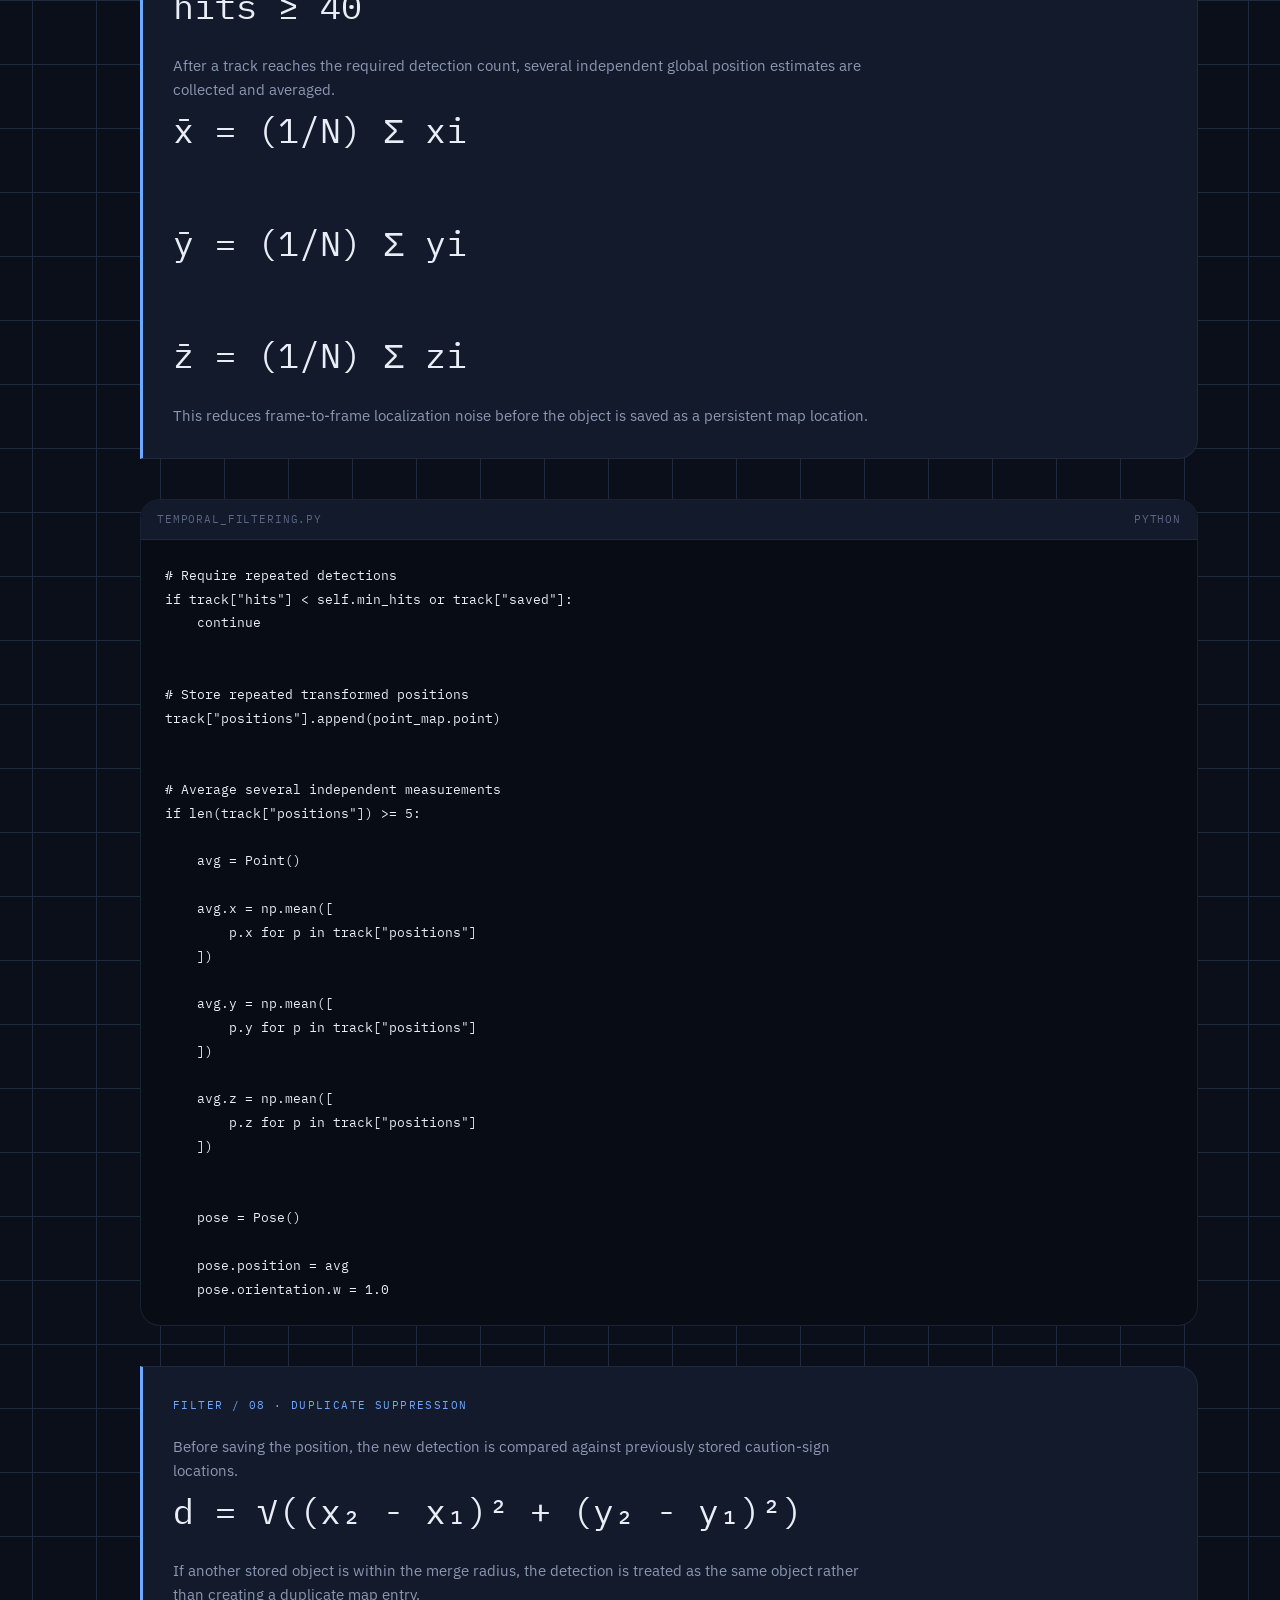
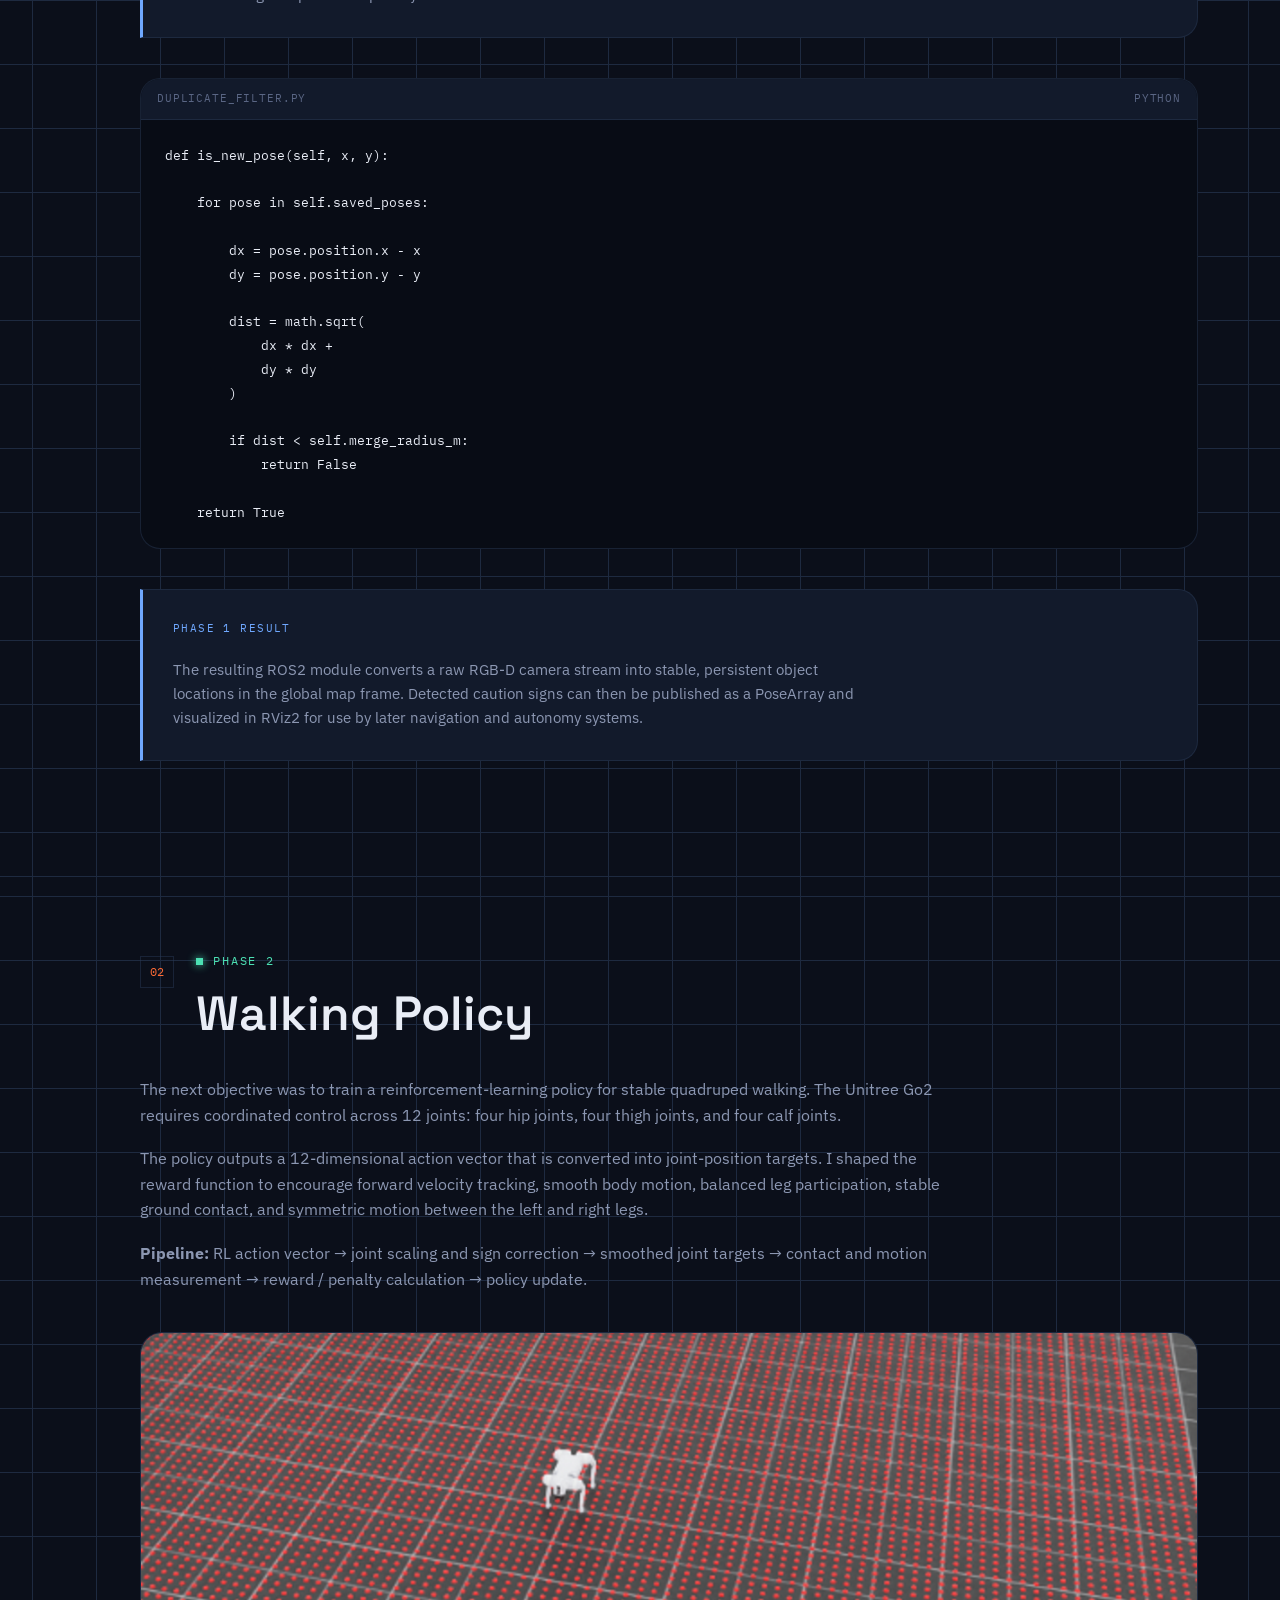
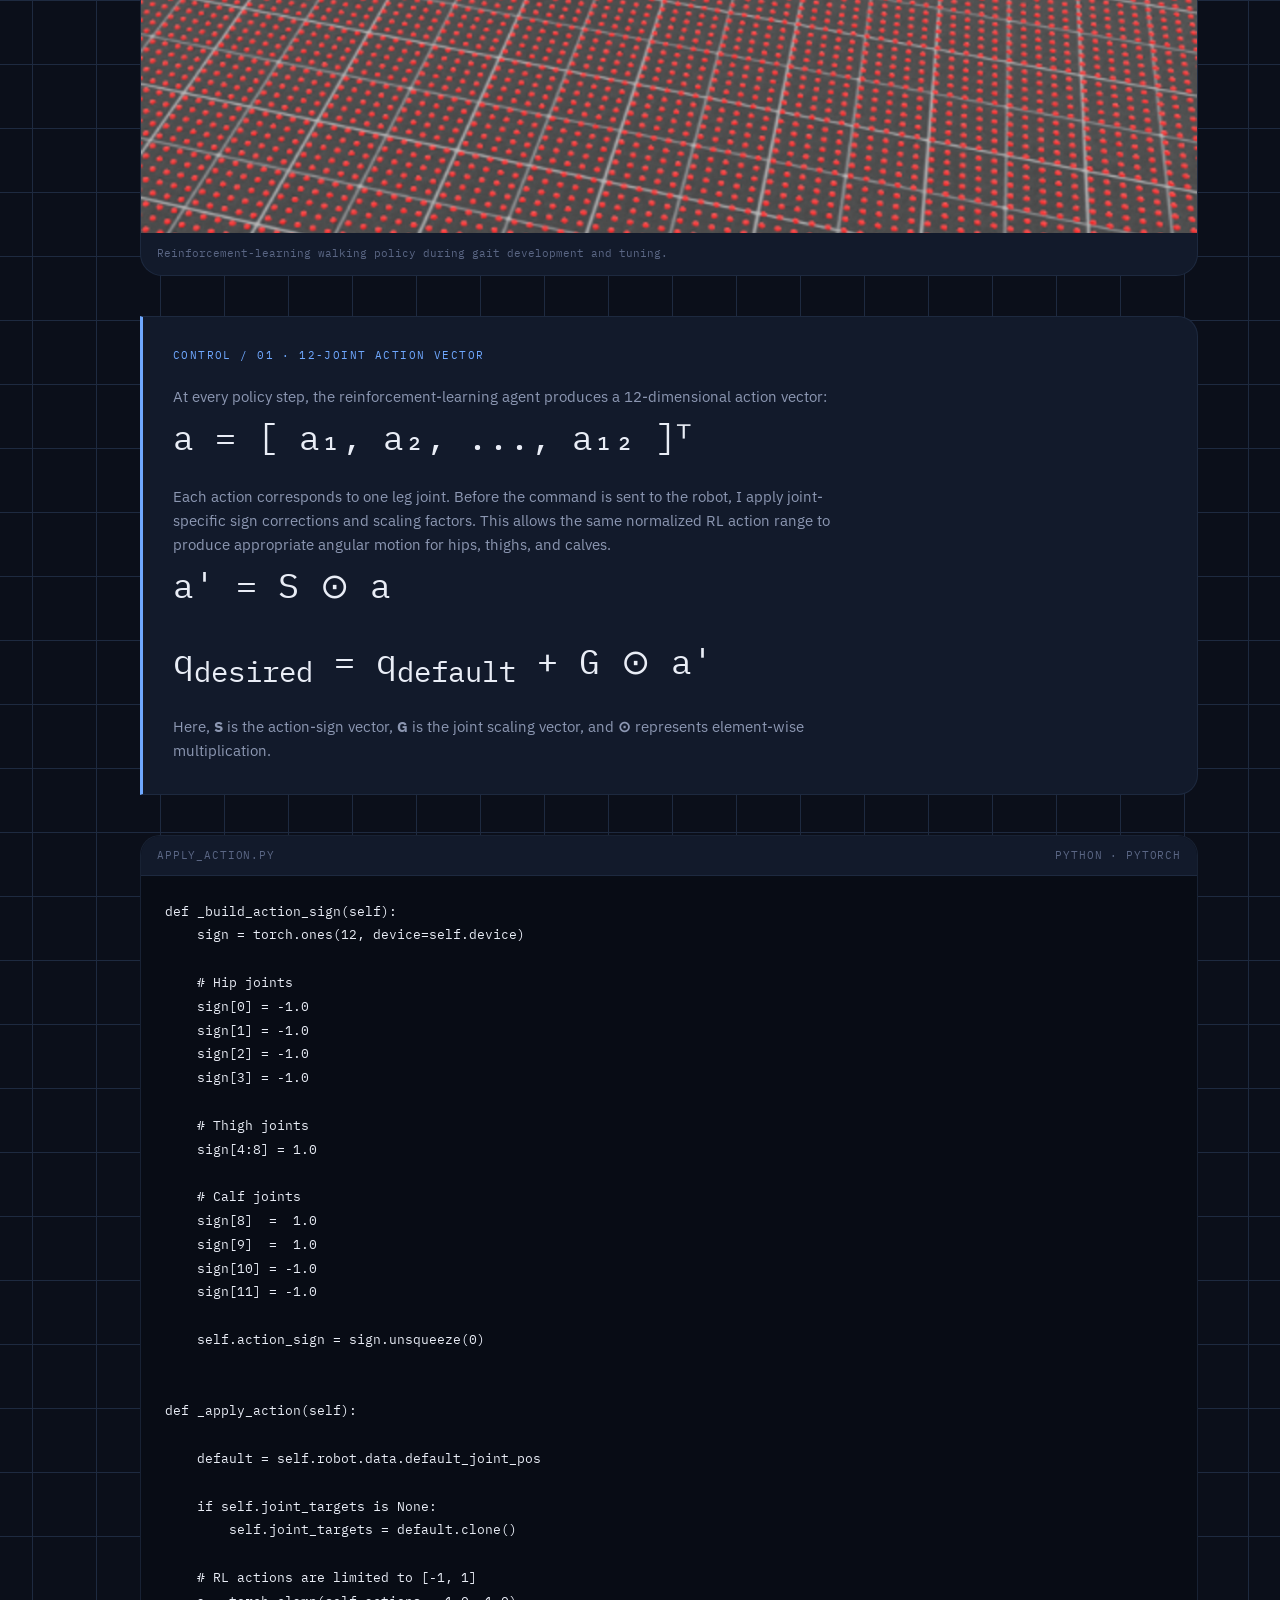
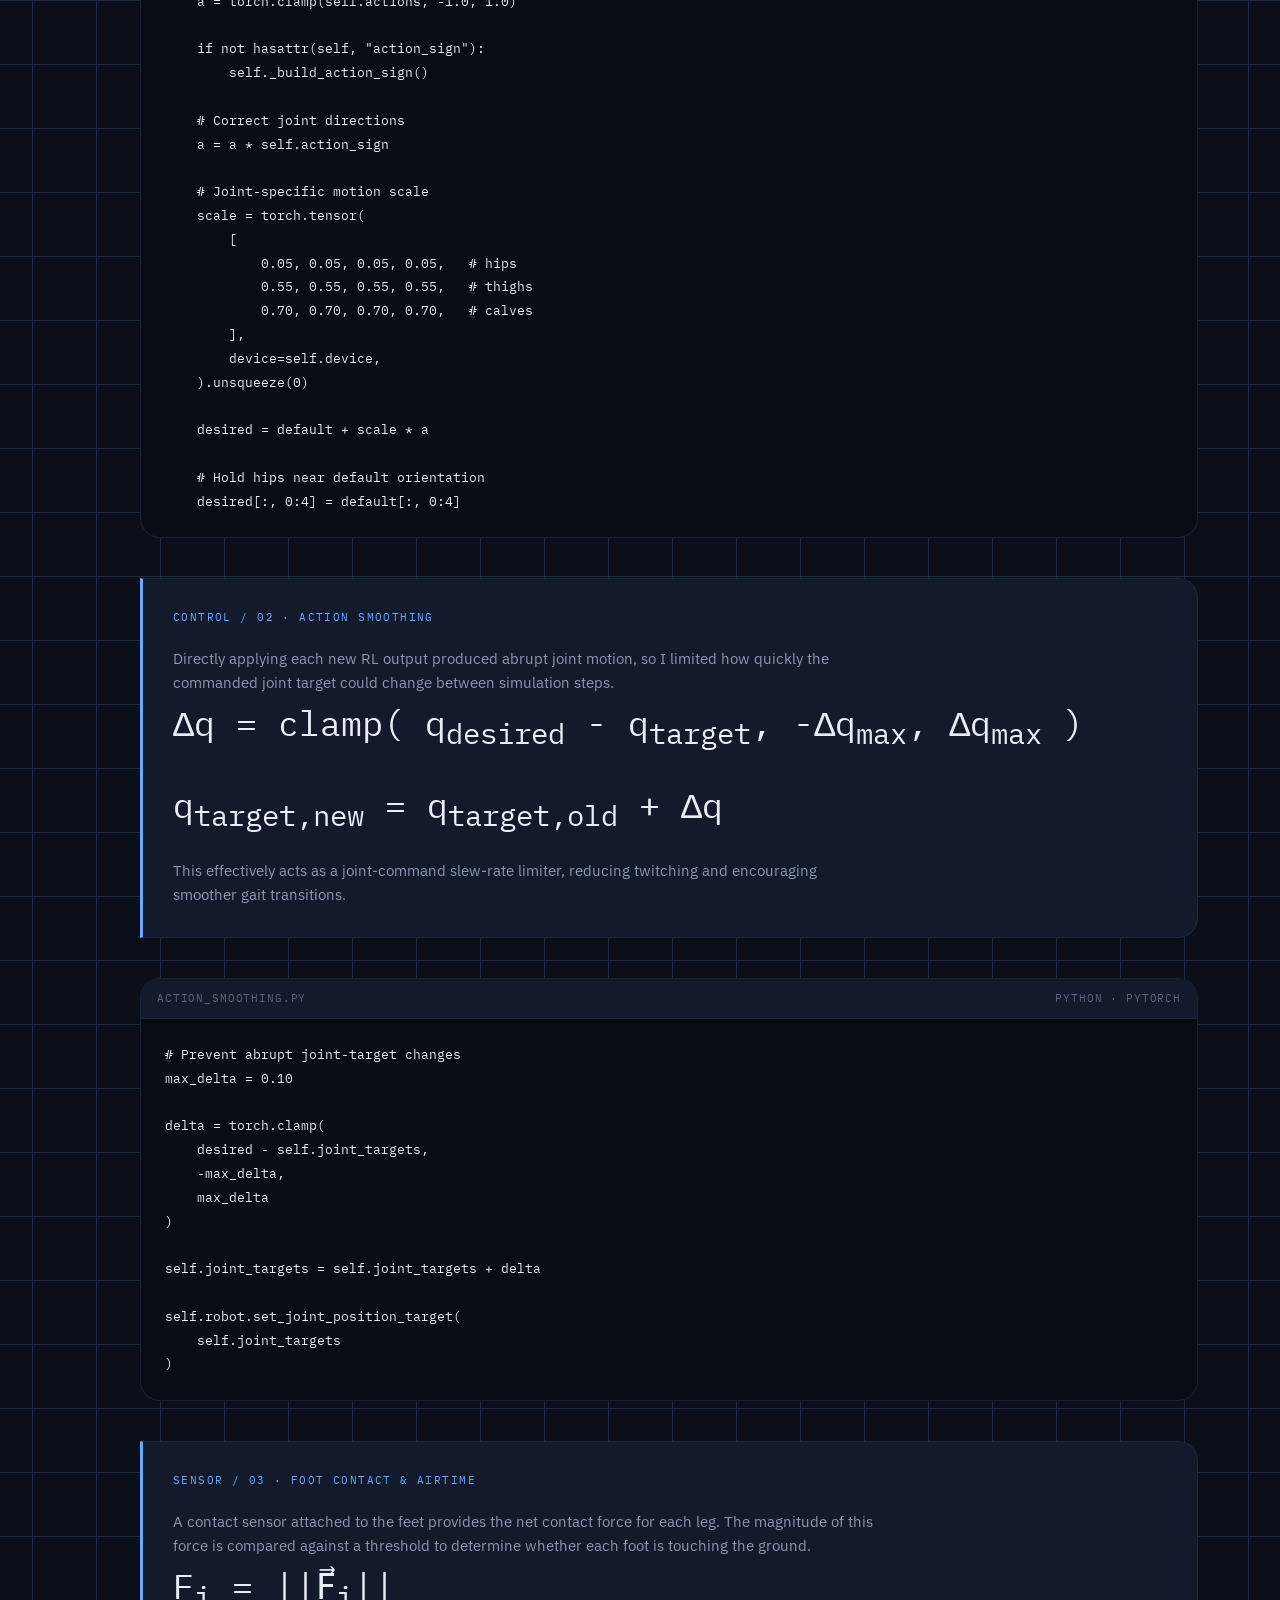
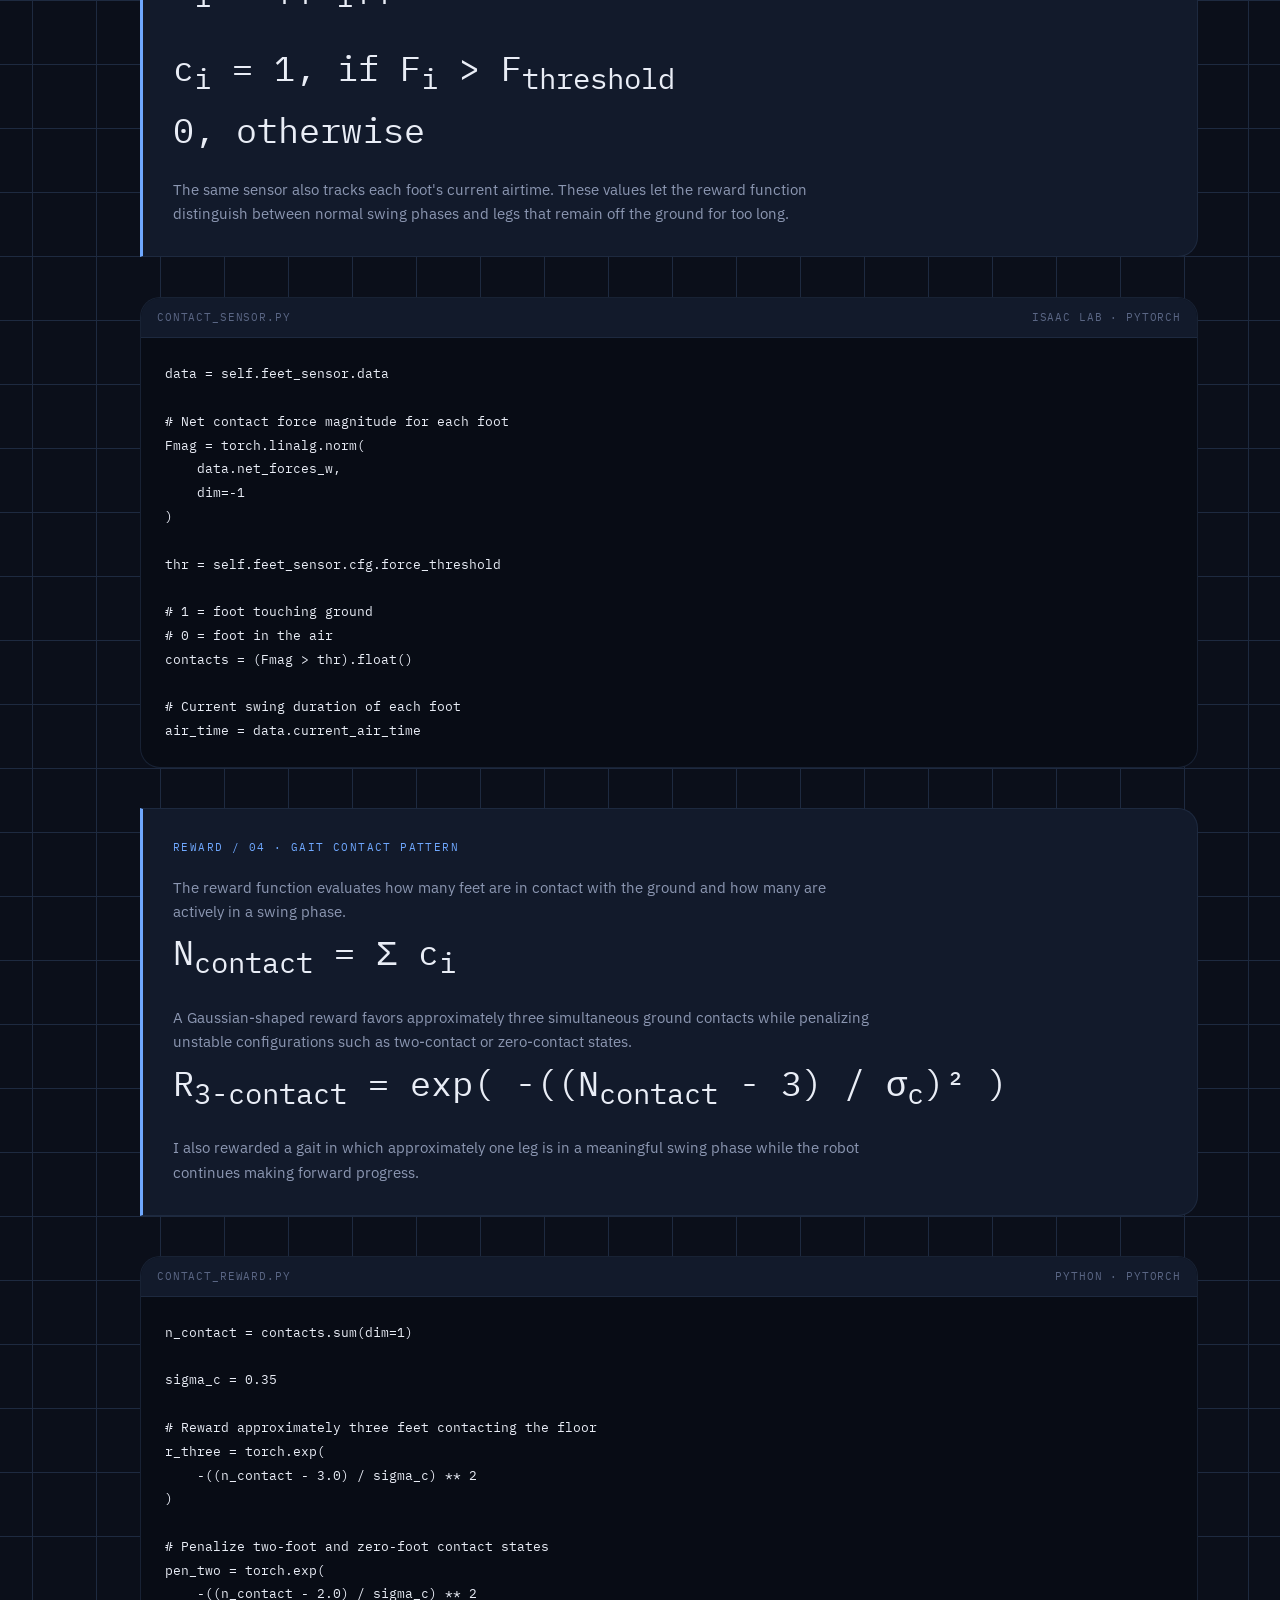
<file: projects/helix.html>
<!DOCTYPE html>
<html lang="en">

<head>
  <meta charset="UTF-8">
  <meta name="viewport" content="width=device-width, initial-scale=1.0">

  <title>Helix Internship Project | Auyush Ganapathy</title>

  <link rel="preconnect" href="https://fonts.googleapis.com">
  <link rel="preconnect" href="https://fonts.gstatic.com" crossorigin>

  <link
    href="https://fonts.googleapis.com/css2?family=Space+Grotesk:wght@400;500;600;700&family=IBM+Plex+Sans:wght@400;500;600&family=IBM+Plex+Mono:wght@400;500;600&display=swap"
    rel="stylesheet"
  >

  <link rel="stylesheet" href="../styles.css">
</head>


<body>

<header>
  <div class="logo">
    <strong>AUYUSH GANAPATHY</strong>
    <span>//</span>
    COMPUTATIONAL ENGINEERING PORTFOLIO
  </div>

  <nav>
    <ul>
      <li><a href="../index.html">About Me</a></li>
      <li><a href="../projects.html" aria-current="page">Projects</a></li>
      <li><a href="../resume.html">Resume</a></li>
      <li><a href="../contact.html">Contact Me</a></li>
    </ul>
  </nav>
</header>


<!-- PROJECT HEADER -->

<div class="page-header">

  <div class="page-header-inner">

    <div>

      <div class="eyebrow">
        INTERNSHIP
      </div>

      <h1>Connection Helix Center for AI and Robotics</h1>

      <p>
        Reinforcement Learning Development using Issac Lab,
        YOLO object detection and location using ROS2 Humble
      </p>

    </div>

    <span class="page-header-eq">
      design → model → test → iterate
    </span>

  </div>

</div>



<main class="case-study">
  <!-- ========================================
     PROJECT SIDE NAVIGATION
     ======================================== -->

<aside class="project-side-nav">

  <!-- BACK -->
  <a
    href="../projects.html"
    class="side-nav-button side-nav-back"
  >
    <span class="side-nav-number">←</span>
    <span class="side-nav-text">Back</span>
  </a>


  <!-- OBJECTIVE -->
  <a
    href="#engineering-objective"
    class="side-nav-button"
  >
    <span class="side-nav-number">00</span>
    <span class="side-nav-text">Engineering Objective</span>
  </a>


  <!-- PHASE 1 -->
  <a
    href="#phase-1"
    class="side-nav-button"
  >
    <span class="side-nav-number">01</span>
    <span class="side-nav-text">Object Detection & Localization</span>
  </a>


  <!-- PHASE 2 -->
  <a
    href="#phase-2"
    class="side-nav-button"
  >
    <span class="side-nav-number">02</span>
    <span class="side-nav-text">Walking Policy</span>
  </a>


  <!-- PHASE 3 -->
  <a
    href="#phase-3"
    class="side-nav-button"
  >
    <span class="side-nav-number">03</span>
    <span class="side-nav-text">LiDAR-Based Object Avoidance</span>
  </a>


  <!-- PHASE 4 -->
  <a
    href="#phase-4"
    class="side-nav-button"
  >
    <span class="side-nav-number">04</span>
    <span class="side-nav-text">Waypoint Navigation</span>
  </a>


  <!-- GITHUB -->
  <a
    href="https://github.com/Auyushg/Isaaclab-Path-Navigation-Object-Locator/tree/main"
    class="side-nav-button side-nav-github"
    target="_blank"
    rel="noopener noreferrer"
  >
    <span class="side-nav-number">&lt;/&gt;</span>
    <span class="side-nav-text">GitHub Repo</span>
  </a>

</aside>


  <!-- =========================
       OBJECTIVE
       ========================= -->

  <section class="case-section"  id="engineering-objective">

    <div class="wrap">

      <div class="case-section-heading">

        <span class="case-number">00</span>

        <div>
          <h2>Engineering Objective</h2>
        </div>

      </div>


      <div class="case-two-column">

        <div class="case-copy">

          <p>
            A digital twin of a unitree go2 quadruped is given a specific object – in this case, a “slipping cone” for testing purposes.
The robot’s goal is to navigate through a warehouse environment with sharp turns and narrow corridors to find this object in simulation

          </p>

          <p>
            This demonstrates the practical use of AI in robot guidance, navigation, and location in environments where reliable and automated
            object location systems are necessary
          </p>

        </div>


        <div class="engineering-specs">

          <div class="spec">
            <span>OBJECTIVE</span>
            <strong>Automatically find and locate an object in simulation</strong>
          </div>
          </div>

        </div>

      </div>

    </div>

  </section>



  <!-- =========================
       PHASE 1
       ========================= -->

  <section class="case-section" id="phase-1">

  <div class="wrap">

    <div class="case-section-heading">

      <span class="case-number">01</span>

      <div>
        <div class="eyebrow">Phase 1</div>
        <h2>YOLOv8 ROS2 Object Detection & Localization</h2>
      </div>

    </div>


    <!-- OVERVIEW -->

    <div class="case-copy case-copy-wide">

      <p>
        My first objective was to develop reliable object detection and
        localization. I used a YOLOv8 model to detect a yellow caution sign
        from the Unitree Go2's RGB-D camera feed.
      </p>

      <p>
        I created a ROS2 module to capture approximately 700 images for
        training, validation, and testing. The final perception node combines
        YOLOv8 detection, depth sampling, temporal filtering, 3D coordinate
        reconstruction, tf2 coordinate transformation, and RViz2 visualization.
      </p>

      <p>
        <strong>Pipeline:</strong>
        Detect object → determine bounding-box center → obtain depth →
        reconstruct camera-frame position → transform into map coordinates →
        filter repeated detections → publish persistent object location.
      </p>

    </div>


    <!-- PHOTO AREA -->

    <div class="project-media-grid">

      <figure class="project-media">

        <img
          src="../resources/cnxn1/detection.png"
          alt="YOLOv8 caution sign detection visualized in RViz2"
        >

        <figcaption>
          YOLOv8 detection bounding box and RViz2 visualization.
        </figcaption>

      </figure>


      <figure class="project-media">

        <img
          src="../resources/cnxn1/snapshot.png"
          alt="YOLOv8 training snapshot"
        >

        <figcaption>
          Training and validation snapshot from the custom object-detection dataset.
        </figcaption>

      </figure>

    </div>



    <!-- ========================================
         CAMERA MODEL
         ======================================== -->

    <div class="technical-block">

      <div class="technical-label">
        MODEL / 01 · CAMERA INTRINSICS
      </div>

      <p>
        YOLOv8 returns a bounding box around the detected object. The center of
        this box becomes the image-space coordinate
        <strong>(u, v)</strong>.
      </p>

      <p>
        The RGB-D camera also provides the depth
        <strong>Z</strong>, while ROS2's CameraInfo topic provides the
        intrinsic camera parameters.
      </p>


      <div class="equation">
        K =<br>
        [ fx   0   cx ]<br>
        [ 0    fy  cy ]<br>
        [ 0    0    1 ]
      </div>


      <p>
        <strong>fx</strong> and <strong>fy</strong> are the camera focal
        lengths expressed in pixels. <strong>cx</strong> and
        <strong>cy</strong> define the principal point of the image.
      </p>

    </div>



    <!-- CAMERA INFO CODE -->

    <div class="code-block">

      <div class="code-header">
        <span>CAMERA_INTRINSICS.PY</span>
        <span>PYTHON · ROS2</span>
      </div>

<pre><code>def camera_info_callback(self, msg: CameraInfo):
    K = msg.k

    self.fx = K[0]
    self.fy = K[4]
    self.cx = K[2]
    self.cy = K[5]

    # Camera intrinsics remain constant,
    # so the subscription is no longer needed.
    self.destroy_subscription(self.cam_info_sub)</code></pre>

    </div>



    <!-- ========================================
         YOLO BOUNDING BOX
         ======================================== -->

    <div class="technical-block">

      <div class="technical-label">
        MODEL / 02 · DETECTION CENTER
      </div>


      <div class="equation">
        u = (x₁ + x₂) / 2
        <br><br>
        v = (y₁ + y₂) / 2
      </div>


      <p>
        YOLO provides the upper-left and lower-right corners of the detected
        bounding box. Averaging these values gives the approximate center of
        the object in image coordinates.
      </p>

    </div>



    <!-- YOLO PIXEL CODE -->

    <div class="code-block">

      <div class="code-header">
        <span>YOLO_BOUNDING_BOX.PY</span>
        <span>PYTHON · YOLOV8</span>
      </div>

<pre><code>x1, y1, x2, y2 = map(int, box.xyxy[0])

# Bounding-box center in pixel coordinates
u = (x1 + x2) // 2
v = (y1 + y2) // 2</code></pre>

    </div>



    <!-- ========================================
         DEPTH FILTERING
         ======================================== -->

    <div class="technical-block">

      <div class="technical-label">
        MODEL / 03 · DEPTH FILTERING
      </div>

      <p>
        Instead of trusting one depth pixel, I sample a small
        <strong>5 × 5</strong> neighborhood around the bounding-box center.
        Invalid and zero-valued measurements are removed, and the median
        remaining depth value is used as Z.
      </p>

      <p>
        Using the median makes the localization system less sensitive to
        individual noisy depth pixels.
      </p>

    </div>



    <!-- DEPTH CODE -->

    <div class="code-block">

      <div class="code-header">
        <span>DEPTH_FILTERING.PY</span>
        <span>PYTHON · NUMPY</span>
      </div>

<pre><code>def get_stable_depth(self, u, v, window=5):

    h, w = self.depth_image.shape
    half = window // 2

    umin = max(0, u - half)
    umax = min(w, u + half + 1)

    vmin = max(0, v - half)
    vmax = min(h, v + half + 1)

    patch = self.depth_image[
        vmin:vmax,
        umin:umax
    ].astype(np.float32)

    # Remove invalid measurements
    patch = patch[np.isfinite(patch)]
    patch = patch[patch > 0]

    if len(patch) == 0:
        return None

    return np.median(patch)</code></pre>

    </div>



    <!-- ========================================
         PIXEL TO CAMERA COORDINATES
         ======================================== -->

    <div class="technical-block">

      <div class="technical-label">
        MODEL / 04 · PIXEL → 3D CAMERA POSITION
      </div>


      <p>
        The difference between the detection and the camera's principal point
        gives the object's pixel displacement from the optical center.
      </p>


      <div class="equation">
        Δu = u - cx
        <br><br>
        Δv = v - cy
      </div>


      <p>
        Using the pinhole-camera model and measured depth Z, the object can
        then be reconstructed in the camera coordinate frame.
      </p>


      <div class="equation">
        Xc = ((u - cx) Z) / fx
        <br><br>
        Yc = ((v - cy) Z) / fy
        <br><br>
        Zc = Z
      </div>


      <p>
        The resulting point
        <strong>(Xc, Yc, Zc)</strong>
        represents the object's three-dimensional position relative to the
        front camera.
      </p>


      <div class="technical-label">
        STRAIGHT-LINE CAMERA DISTANCE
      </div>


      <div class="equation">
        D = √(Xc² + Yc² + Zc²)
      </div>

    </div>



    <!-- CAMERA COORDINATE CODE -->

    <div class="code-block">

      <div class="code-header">
        <span>PIXEL_TO_CAMERA_FRAME.PY</span>
        <span>PYTHON</span>
      </div>

<pre><code>def compute_global_position(self, u, v, Z):

    # Pixel coordinate -> camera-frame position
    Xc = (u - self.cx) * Z / self.fx
    Yc = (v - self.cy) * Z / self.fy

    point_cam = PointStamped()

    point_cam.header.frame_id = "unitree_go2/front_cam"
    point_cam.header.stamp = self.get_clock().now().to_msg()

    point_cam.point.x = Xc
    point_cam.point.y = Yc
    point_cam.point.z = float(Z)</code></pre>

    </div>



    <!-- ========================================
         TF2 TRANSFORM
         ======================================== -->

    <div class="technical-block">

      <div class="technical-label">
        MODEL / 05 · CAMERA FRAME → MAP FRAME
      </div>


      <p>
        The reconstructed point initially exists relative to the robot's front
        camera. This coordinate moves whenever the robot moves, so it cannot be
        used directly as a persistent object location.
      </p>


      <div class="equation">
        p_camera =
        [ Xc ]<br>
        [ Yc ]<br>
        [ Zc ]<br>
        [ 1  ]
      </div>


      <div class="equation">
        p_map = T(map←camera) · p_camera
      </div>


      <p>
        ROS2 tf2 provides the transformation between the front camera frame
        and the global map frame. Applying that transform converts the
        camera-relative detection into a fixed coordinate in the simulated
        warehouse.
      </p>

    </div>



    <!-- TF2 CODE -->

    <div class="code-block">

      <div class="code-header">
        <span>TF2_GLOBAL_TRANSFORM.PY</span>
        <span>PYTHON · ROS2 TF2</span>
      </div>

<pre><code>transform = self.tf_buffer.lookup_transform(
    "map",
    "unitree_go2/front_cam",
    rclpy.time.Time()
)

point_map = do_transform_point(
    point_cam,
    transform
)

return point_map</code></pre>

    </div>



    <!-- ========================================
         COMPLETE LOCALIZATION PIPELINE
         ======================================== -->

    <div class="technical-block">

      <div class="technical-label">
        IMPLEMENTATION / 06 · COMPLETE LOCALIZATION STEP
      </div>

      <p>
        The detection, depth filtering, camera reconstruction, and tf2
        transformation are combined inside the YOLO image callback.
      </p>

    </div>



    <div class="code-block">

      <div class="code-header">
        <span>DETECTION_TO_GLOBAL_POSITION.PY</span>
        <span>PYTHON · ROS2</span>
      </div>

<pre><code># YOLO bounding box
x1, y1, x2, y2 = map(int, box.xyxy[0])

# Bounding-box center
u = (x1 + x2) // 2
v = (y1 + y2) // 2


# Obtain stable depth around the center pixel
Z = self.get_stable_depth(u, v)

if Z is None:
    continue


# Convert millimeters to meters when required
if self.depth_image.dtype == np.uint16:
    Z /= 1000.0


# Pixel + depth -> camera frame -> map frame
point_map = self.compute_global_position(
    u,
    v,
    Z
)


# Store transformed measurement
track["positions"].append(
    point_map.point
)</code></pre>

    </div>



    <!-- ========================================
         TEMPORAL FILTERING
         ======================================== -->

    <div class="technical-block">

      <div class="technical-label">
        FILTER / 07 · TEMPORAL VALIDATION
      </div>

      <p>
        A single YOLO detection is not immediately accepted as a real object.
        The same detection must appear repeatedly across frames before its
        global position is recorded.
      </p>


      <div class="equation">
        hits ≥ 40
      </div>


      <p>
        After a track reaches the required detection count, several independent
        global position estimates are collected and averaged.
      </p>


      <div class="equation">
        x̄ = (1/N) Σ xi
        <br><br>
        ȳ = (1/N) Σ yi
        <br><br>
        z̄ = (1/N) Σ zi
      </div>


      <p>
        This reduces frame-to-frame localization noise before the object is
        saved as a persistent map location.
      </p>

    </div>



    <!-- TEMPORAL FILTERING CODE -->

    <div class="code-block">

      <div class="code-header">
        <span>TEMPORAL_FILTERING.PY</span>
        <span>PYTHON</span>
      </div>

<pre><code># Require repeated detections
if track["hits"] < self.min_hits or track["saved"]:
    continue


# Store repeated transformed positions
track["positions"].append(point_map.point)


# Average several independent measurements
if len(track["positions"]) >= 5:

    avg = Point()

    avg.x = np.mean([
        p.x for p in track["positions"]
    ])

    avg.y = np.mean([
        p.y for p in track["positions"]
    ])

    avg.z = np.mean([
        p.z for p in track["positions"]
    ])


    pose = Pose()

    pose.position = avg
    pose.orientation.w = 1.0</code></pre>

    </div>



    <!-- ========================================
         DUPLICATE SUPPRESSION
         ======================================== -->

    <div class="technical-block">

      <div class="technical-label">
        FILTER / 08 · DUPLICATE SUPPRESSION
      </div>

      <p>
        Before saving the position, the new detection is compared against
        previously stored caution-sign locations.
      </p>


      <div class="equation">
        d = √((x₂ - x₁)² + (y₂ - y₁)²)
      </div>


      <p>
        If another stored object is within the merge radius, the detection is
        treated as the same object rather than creating a duplicate map entry.
      </p>

    </div>



    <!-- DUPLICATE FILTER CODE -->

    <div class="code-block">

      <div class="code-header">
        <span>DUPLICATE_FILTER.PY</span>
        <span>PYTHON</span>
      </div>

<pre><code>def is_new_pose(self, x, y):

    for pose in self.saved_poses:

        dx = pose.position.x - x
        dy = pose.position.y - y

        dist = math.sqrt(
            dx * dx +
            dy * dy
        )

        if dist < self.merge_radius_m:
            return False

    return True</code></pre>

    </div>



    <!-- ========================================
         RESULT
         ======================================== -->

    <div class="technical-block">

      <div class="technical-label">
        PHASE 1 RESULT
      </div>

      <p>
        The resulting ROS2 module converts a raw RGB-D camera stream into
        stable, persistent object locations in the global map frame.
        Detected caution signs can then be published as a PoseArray and
        visualized in RViz2 for use by later navigation and autonomy systems.
      </p>

    </div>


  </div>

</section>



  <!-- =========================
       PHASE 2
       ========================= -->

  <!-- =========================
     PHASE 2
     ========================= -->

<section class="case-section" id="phase-2">

  <div class="wrap">

    <div class="case-section-heading">

      <span class="case-number">02</span>

      <div>
        <div class="eyebrow">Phase 2</div>
        <h2>Walking Policy</h2>
      </div>

    </div>


    <!-- OVERVIEW -->

    <div class="case-copy case-copy-wide">

      <p>
        The next objective was to train a reinforcement-learning policy for
        stable quadruped walking. The Unitree Go2 requires coordinated control
        across 12 joints: four hip joints, four thigh joints, and four calf joints.
      </p>

      <p>
        The policy outputs a 12-dimensional action vector that is converted into
        joint-position targets. I shaped the reward function to encourage forward
        velocity tracking, smooth body motion, balanced leg participation, stable
        ground contact, and symmetric motion between the left and right legs.
      </p>

      <p>
        <strong>Pipeline:</strong>
        RL action vector → joint scaling and sign correction → smoothed joint targets →
        contact and motion measurement → reward / penalty calculation → policy update.
      </p>

    </div>


    <!-- PHOTO / VIDEO AREA -->

    <div class="project-media-grid">

      <figure class="project-media project-media-large">

        <img
          src="../resources/cnxn1/robot_walking.png"
          alt="Unitree Go2 reinforcement learning walking policy"
        >

        <figcaption>
          Reinforcement-learning walking policy during gait development and tuning.
        </figcaption>

      </figure>

    </div>



    <!-- ========================================
         ACTION VECTOR
         ======================================== -->

    <div class="technical-block">

      <div class="technical-label">
        CONTROL / 01 · 12-JOINT ACTION VECTOR
      </div>

      <p>
        At every policy step, the reinforcement-learning agent produces a
        12-dimensional action vector:
      </p>

      <div class="equation">
        a =
        [ a₁, a₂, ..., a₁₂ ]ᵀ
      </div>

      <p>
        Each action corresponds to one leg joint. Before the command is sent to
        the robot, I apply joint-specific sign corrections and scaling factors.
        This allows the same normalized RL action range to produce appropriate
        angular motion for hips, thighs, and calves.
      </p>

      <div class="equation">
        a' = S ⊙ a
      </div>

      <div class="equation">
        q<sub>desired</sub> =
        q<sub>default</sub> + G ⊙ a'
      </div>

      <p>
        Here, <strong>S</strong> is the action-sign vector,
        <strong>G</strong> is the joint scaling vector, and
        <strong>⊙</strong> represents element-wise multiplication.
      </p>

    </div>



    <!-- ACTION CODE -->

    <div class="code-block">

      <div class="code-header">
        <span>APPLY_ACTION.PY</span>
        <span>PYTHON · PYTORCH</span>
      </div>

<pre><code>def _build_action_sign(self):
    sign = torch.ones(12, device=self.device)

    # Hip joints
    sign[0] = -1.0
    sign[1] = -1.0
    sign[2] = -1.0
    sign[3] = -1.0

    # Thigh joints
    sign[4:8] = 1.0

    # Calf joints
    sign[8]  =  1.0
    sign[9]  =  1.0
    sign[10] = -1.0
    sign[11] = -1.0

    self.action_sign = sign.unsqueeze(0)


def _apply_action(self):

    default = self.robot.data.default_joint_pos

    if self.joint_targets is None:
        self.joint_targets = default.clone()

    # RL actions are limited to [-1, 1]
    a = torch.clamp(self.actions, -1.0, 1.0)

    if not hasattr(self, "action_sign"):
        self._build_action_sign()

    # Correct joint directions
    a = a * self.action_sign

    # Joint-specific motion scale
    scale = torch.tensor(
        [
            0.05, 0.05, 0.05, 0.05,   # hips
            0.55, 0.55, 0.55, 0.55,   # thighs
            0.70, 0.70, 0.70, 0.70,   # calves
        ],
        device=self.device,
    ).unsqueeze(0)

    desired = default + scale * a

    # Hold hips near default orientation
    desired[:, 0:4] = default[:, 0:4]</code></pre>

    </div>



    <!-- ========================================
         SMOOTH ACTUATION
         ======================================== -->

    <div class="technical-block">

      <div class="technical-label">
        CONTROL / 02 · ACTION SMOOTHING
      </div>

      <p>
        Directly applying each new RL output produced abrupt joint motion, so I
        limited how quickly the commanded joint target could change between
        simulation steps.
      </p>

      <div class="equation">
        Δq =
        clamp(
        q<sub>desired</sub> - q<sub>target</sub>,
        -Δq<sub>max</sub>,
        Δq<sub>max</sub>
        )
      </div>

      <div class="equation">
        q<sub>target,new</sub> =
        q<sub>target,old</sub> + Δq
      </div>

      <p>
        This effectively acts as a joint-command slew-rate limiter, reducing
        twitching and encouraging smoother gait transitions.
      </p>

    </div>



    <div class="code-block">

      <div class="code-header">
        <span>ACTION_SMOOTHING.PY</span>
        <span>PYTHON · PYTORCH</span>
      </div>

<pre><code># Prevent abrupt joint-target changes
max_delta = 0.10

delta = torch.clamp(
    desired - self.joint_targets,
    -max_delta,
    max_delta
)

self.joint_targets = self.joint_targets + delta

self.robot.set_joint_position_target(
    self.joint_targets
)</code></pre>

    </div>



    <!-- ========================================
         CONTACT SENSOR
         ======================================== -->

    <div class="technical-block">

      <div class="technical-label">
        SENSOR / 03 · FOOT CONTACT & AIRTIME
      </div>

      <p>
        A contact sensor attached to the feet provides the net contact force for
        each leg. The magnitude of this force is compared against a threshold to
        determine whether each foot is touching the ground.
      </p>

      <div class="equation">
        F<sub>i</sub> = ||F⃗<sub>i</sub>||
      </div>

      <div class="equation">
        c<sub>i</sub> =
        1, if F<sub>i</sub> &gt; F<sub>threshold</sub>
        <br>
        0, otherwise
      </div>

      <p>
        The same sensor also tracks each foot's current airtime. These values let
        the reward function distinguish between normal swing phases and legs that
        remain off the ground for too long.
      </p>

    </div>



    <div class="code-block">

      <div class="code-header">
        <span>CONTACT_SENSOR.PY</span>
        <span>ISAAC LAB · PYTORCH</span>
      </div>

<pre><code>data = self.feet_sensor.data

# Net contact force magnitude for each foot
Fmag = torch.linalg.norm(
    data.net_forces_w,
    dim=-1
)

thr = self.feet_sensor.cfg.force_threshold

# 1 = foot touching ground
# 0 = foot in the air
contacts = (Fmag > thr).float()

# Current swing duration of each foot
air_time = data.current_air_time</code></pre>

    </div>



    <!-- ========================================
         CONTACT REWARD
         ======================================== -->

    <div class="technical-block">

      <div class="technical-label">
        REWARD / 04 · GAIT CONTACT PATTERN
      </div>

      <p>
        The reward function evaluates how many feet are in contact with the
        ground and how many are actively in a swing phase.
      </p>

      <div class="equation">
        N<sub>contact</sub> =
        Σ c<sub>i</sub>
      </div>

      <p>
        A Gaussian-shaped reward favors approximately three simultaneous ground
        contacts while penalizing unstable configurations such as two-contact or
        zero-contact states.
      </p>

      <div class="equation">
        R<sub>3-contact</sub> =
        exp(
        -((N<sub>contact</sub> - 3) / σ<sub>c</sub>)²
        )
      </div>

      <p>
        I also rewarded a gait in which approximately one leg is in a meaningful
        swing phase while the robot continues making forward progress.
      </p>

    </div>



    <div class="code-block">

      <div class="code-header">
        <span>CONTACT_REWARD.PY</span>
        <span>PYTHON · PYTORCH</span>
      </div>

<pre><code>n_contact = contacts.sum(dim=1)

sigma_c = 0.35

# Reward approximately three feet contacting the floor
r_three = torch.exp(
    -((n_contact - 3.0) / sigma_c) ** 2
)

# Penalize two-foot and zero-foot contact states
pen_two = torch.exp(
    -((n_contact - 2.0) / sigma_c) ** 2
)

pen_air = torch.exp(
    -((n_contact - 0.0) / sigma_c) ** 2
)

# Count legs that have been airborne long enough
t_swing = 0.12

num_swing = (
    air_time > t_swing
).float().sum(dim=1)

r_one_swing = torch.exp(
    -((num_swing - 1.0) / 0.25) ** 2
)</code></pre>

    </div>



    <!-- ========================================
         VELOCITY
         ======================================== -->

    <div class="technical-block">

      <div class="technical-label">
        REWARD / 05 · BODY VELOCITY
      </div>

      <p>
        The robot's world-frame velocity is transformed into the robot's body
        frame so the reward can measure forward, lateral, and vertical motion
        relative to the direction the robot is facing.
      </p>

      <div class="equation">
        v<sub>b</sub> =
        R<sub>wb</sub>ᵀ v<sub>w</sub>
      </div>

      <p>
        The forward velocity component is rewarded when it matches the commanded
        speed:
      </p>

      <div class="equation">
        R<sub>vx</sub> =
        exp(
        -((v<sub>x</sub> - v<sub>x,cmd</sub>) / 0.15)²
        )
      </div>

      <p>
        Lateral velocity is discouraged so that the robot moves in a straighter
        line instead of drifting sideways.
      </p>

      <div class="equation">
        R<sub>lateral</sub> =
        exp(-(v<sub>y</sub> / 0.20)²)
      </div>

      <p>
        Vertical velocity is penalized to reduce hopping and excessive body
        oscillation.
      </p>

      <div class="equation">
        P<sub>vertical</sub> =
        v<sub>z</sub>²
      </div>

    </div>



    <div class="code-block">

      <div class="code-header">
        <span>VELOCITY_REWARD.PY</span>
        <span>PYTHON · PYTORCH</span>
      </div>

<pre><code>v_b = self._lin_vel_body()

vx = v_b[:, 0]
vy = v_b[:, 1]
vz = v_b[:, 2]

vx_cmd = self.cmd[:, 0]

# Forward command tracking
r_vx = torch.exp(
    -((vx - vx_cmd) / 0.15) ** 2
)

# Penalize sideways drift
r_lat = torch.exp(
    -(vy / 0.20) ** 2
)

# Penalize vertical bouncing
vz_pen = vz ** 2</code></pre>

    </div>



    <!-- ========================================
         LEG MOTION
         ======================================== -->

    <div class="technical-block">

      <div class="technical-label">
        REWARD / 06 · LEG PARTICIPATION
      </div>

      <p>
        To prevent the policy from relying heavily on only a subset of the legs,
        I measured the total joint motion of each leg using the absolute joint
        velocities of its hip, thigh, and calf.
      </p>

      <div class="equation">
        M<sub>i</sub> =
        |q̇<sub>hip,i</sub>|
        +
        |q̇<sub>thigh,i</sub>|
        +
        |q̇<sub>calf,i</sub>|
      </div>

      <p>
        The average motion across all four legs is:
      </p>

      <div class="equation">
        M̄ =
        (M<sub>FL</sub> +
         M<sub>FR</sub> +
         M<sub>RL</sub> +
         M<sub>RR</sub>) / 4
      </div>

      <p>
        Each leg's motion is then normalized against this mean:
      </p>

      <div class="equation">
        r<sub>i</sub> =
        M<sub>i</sub> / (M̄ + ε)
      </div>

    </div>



    <div class="code-block">

      <div class="code-header">
        <span>LEG_MOTION.PY</span>
        <span>PYTHON · PYTORCH</span>
      </div>

<pre><code>qd = self.robot.data.joint_vel

leg_groups = torch.tensor(
    [
        [0, 4, 8],    # Front Left
        [1, 5, 9],    # Front Right
        [2, 6, 10],   # Rear Left
        [3, 7, 11],   # Rear Right
    ],
    device=self.device,
)

# Total motion of each leg
leg_motion = torch.sum(
    torch.abs(qd[:, leg_groups]),
    dim=2
)

# Mean motion across all four legs
mean_motion = leg_motion.mean(
    dim=1,
    keepdim=True
)

# Motion of each leg relative to the average
rel_motion = leg_motion / (
    mean_motion + 1e-4
)</code></pre>

    </div>



    <!-- ========================================
         DEAD LEG
         ======================================== -->

    <div class="technical-block">

      <div class="technical-label">
        PENALTY / 07 · DEAD LEG DETECTION
      </div>

      <p>
        A major failure mode during training was a "dead leg": one leg would
        contribute much less motion than the others while the remaining legs
        compensated for it.
      </p>

      <p>
        I penalized legs whose motion dropped below 60% of the average motion:
      </p>

      <div class="equation">
        P<sub>dead</sub> =
        Σ max(
        0,
        0.6 - r<sub>i</sub>
        )
      </div>

      <p>
        I also tracked persistent low-motion states. If any leg remains below a
        motion threshold for roughly half a second, an additional stuck-leg
        penalty is activated.
      </p>

    </div>



    <div class="code-block">

      <div class="code-header">
        <span>DEAD_LEG_DETECTION.PY</span>
        <span>PYTHON · PYTORCH</span>
      </div>

<pre><code># Penalize legs moving less than
# 60% of the average leg motion
dead_leg_pen = torch.relu(
    0.6 - rel_motion
).sum(dim=1)


# Track persistent low-motion legs
self.leg_stuck_counter = torch.where(
    leg_motion < 0.05,
    self.leg_stuck_counter + 1,
    torch.zeros_like(self.leg_stuck_counter)
)

# Convert 0.5 seconds into control steps
stuck_limit = 0.5 / (
    self.cfg.sim.dt *
    self.cfg.decimation
)

stuck_leg_pen = (
    self.leg_stuck_counter > stuck_limit
).any(dim=1).float()</code></pre>

    </div>



    <!-- ========================================
         LEG IMBALANCE
         ======================================== -->

    <div class="technical-block">

      <div class="technical-label">
        PENALTY / 08 · LEFT-RIGHT LEG IMBALANCE
      </div>

      <p>
        Stable locomotion also required approximately symmetric motion between
        corresponding left and right legs.
      </p>

      <p>
        I normalized the difference between the rear legs and between the front
        legs by the robot's average leg motion:
      </p>

      <div class="equation">
        P<sub>rear imbalance</sub> =
        |M<sub>RL</sub> - M<sub>RR</sub>| / M̄
      </div>

      <div class="equation">
        P<sub>front imbalance</sub> =
        |M<sub>FL</sub> - M<sub>FR</sub>| / M̄
      </div>

      <p>
        Rear-leg airtime was also compared directly so that one hind leg could
        not remain airborne significantly longer than its counterpart.
      </p>

      <div class="equation">
        P<sub>air imbalance</sub> =
        |t<sub>air,RL</sub> - t<sub>air,RR</sub>|
      </div>

    </div>



    <div class="code-block">

      <div class="code-header">
        <span>LEG_IMBALANCE.PY</span>
        <span>PYTHON · PYTORCH</span>
      </div>

<pre><code>m_FL = leg_motion[:, 0]
m_FR = leg_motion[:, 1]
m_RL = leg_motion[:, 2]
m_RR = leg_motion[:, 3]

motion_scale = (
    m_FL + m_FR + m_RL + m_RR
) / 4.0 + 1e-4

# Left/right motion symmetry
hind_imbalance = torch.abs(
    m_RL - m_RR
) / motion_scale

front_imbalance = torch.abs(
    m_FL - m_FR
) / motion_scale

# Rear-leg swing symmetry
hind_air_imbalance = torch.abs(
    air_time[:, 2] -
    air_time[:, 3]
)</code></pre>

    </div>



    <!-- ========================================
         FINAL REWARD
         ======================================== -->

    <div class="technical-block">

      <div class="technical-label">
        REWARD / 09 · WALKING OBJECTIVE
      </div>

      <p>
        These terms were combined into one reward function. Positive terms
        encourage upright posture, correct body height, forward velocity,
        controlled yaw, and useful contact patterns. Negative terms discourage
        tilt, hopping, joint collapse, dead legs, and asymmetric gait behavior.
      </p>

      <div class="equation">
        R =
        R<sub>stability</sub>
        + R<sub>velocity</sub>
        + R<sub>contact</sub>
        - P<sub>motion</sub>
        - P<sub>imbalance</sub>
      </div>

    </div>



    <div class="code-block">

      <div class="code-header">
        <span>WALKING_REWARD.PY</span>
        <span>PYTHON · ISAAC LAB</span>
      </div>

<pre><code>reward = (
      2.0 * upright
    + 3.0 * r_height

    # Body stability
    - 6.0 * tilt_pen
    - 3.0 * pitch_pen
    - 3.0 * vz_pen

    # Velocity tracking
    + 3.0 * r_vx
    + 3.0 * r_lat
    + 3.0 * r_yaw

    # Ground-contact pattern
    + 1.0 * r_three
    + 0.5 * r_one_swing
    - 1.0 * pen_two
    - 1.0 * pen_air

    # Leg participation and symmetry
    - 0.08 * dead_leg_pen * gate
    - 0.12 * hind_imbalance * gate
    - 0.05 * front_imbalance * gate
    - 0.08 * hind_air_imbalance * gate
)</code></pre>

    </div>



    <!-- RESULT -->

    <div class="technical-block">

      <div class="technical-label">
        PHASE 2 RESULT
      </div>

      <p>
        This reward structure encouraged the policy to develop a smoother and
        more balanced gait instead of maximizing forward movement through unstable
        behaviors. Contact sensing, per-leg motion analysis, velocity tracking,
        and persistent dead-leg detection gave the learning system explicit
        feedback about both locomotion performance and gait quality.
      </p>

    </div>


  </div>

</section>



  <!-- =========================
       PHASE 3
       ========================= -->

  <section class="case-section" id="phase-3">

  <div class="wrap">

    <div class="case-section-heading">

      <span class="case-number">03</span>

      <div>
        <div class="eyebrow">LiDAR-Based Object Avoidance</div>
        <h2>LiDAR-Based Object Avoidance</h2>
      </div>

    </div>


    <!-- OVERVIEW -->

    <div class="case-copy case-copy-wide">

      <p>
        After developing a stable walking policy, I added LiDAR-based obstacle
        avoidance. The robot was trained around randomly placed spherical
        obstacles and learned to detect blocked paths, turn toward open space,
        and continue forward after clearing an obstacle.
      </p>

      <p>
        <strong>Pipeline:</strong>
        LiDAR scan → detect obstacle → compare left/right clearance →
        adjust yaw → clear obstacle → reward successful avoidance.
      </p>

    </div>



    <!-- MEDIA -->

    <div class="project-media-grid">

      <figure class="project-media project-media-large">

        <img
          src="../resources/cnxn1/avoid.png"
          alt="Unitree Go2 detecting obstacles with LiDAR"
        >

        <figcaption>
          LiDAR-based obstacle detection during training.
        </figcaption>

      </figure>


    </div>



    <!-- LIDAR SECTORS -->

    <div class="technical-block">

      <div class="technical-label">
        SENSOR / 01 · DIRECTIONAL LIDAR
      </div>

      <p>
        Instead of using the full LiDAR scan directly, I reduced the point cloud
        into three directional measurements:
        <strong>front</strong>, <strong>left</strong>, and
        <strong>right</strong> clearance.
      </p>

      <div class="equation">
        d<sub>front</sub> = min(rays in front sector)
        <br><br>
        d<sub>left</sub> = min(rays in left sector)
        <br><br>
        d<sub>right</sub> = min(rays in right sector)
      </div>

    </div>



    <div class="code-block">

      <div class="code-header">
        <span>LIDAR_SECTORS.PY</span>
        <span>ISAAC LAB · PYTORCH</span>
      </div>

<pre><code># LiDAR points expressed in the robot body frame
x = rel_b[..., 0]
y = rel_b[..., 1]
z = rel_b[..., 2]

# Ignore floor and ceiling returns
height_filter = (z > -0.1) & (z < 1.5)

near_x = (x > 0.0) & (x < 5.0)

front_mask = near_x & (y.abs() < 0.6) & height_filter
left_mask  = near_x & (y > 0.3) & height_filter
right_mask = near_x & (y < -0.3) & height_filter

def masked_min(d, mask):
    filtered = torch.where(
        mask,
        d,
        torch.full_like(d, max_range)
    )
    return filtered.min(dim=1).values

d_front = masked_min(dist, front_mask)
d_left  = masked_min(dist, left_mask)
d_right = masked_min(dist, right_mask)</code></pre>

    </div>



    <!-- TURN LOGIC -->

    <div class="technical-block">

      <div class="technical-label">
        CONTROL / 02 · TURN TOWARD OPEN SPACE
      </div>

      <p>
        When an obstacle enters the safety region in front of the robot,
        the relative left and right clearances determine the preferred
        turning direction.
      </p>

      <div class="equation">
        s = sign(d<sub>right</sub> - d<sub>left</sub>)
      </div>

      <p>
        The sign of this difference is used with yaw velocity so the policy is
        rewarded for turning toward the more open side.
      </p>

    </div>



    <div class="code-block">

      <div class="code-header">
        <span>AVOIDANCE_REWARD.PY</span>
        <span>PYTHON · PYTORCH</span>
      </div>

<pre><code>d_safe = 0.60

# Obstacle proximity
near = torch.relu(
    d_safe - d_front
) / d_safe

near_pen = near ** 2

# Decide which side has more free space
turn_dir = torch.sign(
    d_right - d_left
)

# Reward yaw in the open direction
turn_align = torch.relu(
    turn_dir * wz
)

turn_reward = (
    turn_align * near_pen
)

# Collision penalty
collision_pen = torch.clamp(
    (0.5 - d_front) / 0.5,
    0.0,
    1.0
)</code></pre>

    </div>



    <!-- RESULT -->

    <div class="technical-block">

      <div class="technical-label">
        PHASE 3 RESULT
      </div>

      <p>
        The resulting policy combined learned locomotion with directional
        LiDAR feedback, allowing the robot to slow or turn near obstacles,
        choose the more open side, and resume forward motion after clearing
        the obstruction.
      </p>

    </div>

  </div>

</section>

<!-- =========================
     PHASE 4
     ========================= -->

<section class="case-section" id="phase-4">

  <div class="wrap">

    <div class="case-section-heading">

      <span class="case-number">04</span>

      <div>
        <div class="eyebrow">Phase 4</div>
        <h2>Waypoint Navigation</h2>
      </div>

    </div>


    <!-- OVERVIEW -->

    <div class="case-copy case-copy-wide">

      <p>
        The final navigation layer combined the trained walking and obstacle
        avoidance behaviors with waypoint-based guidance. The robot continuously
        calculated its position relative to the next target waypoint and generated
        forward-velocity and yaw commands to move toward it.
      </p>

      <p>
        Additional logic handled narrow corridors, sharp turns, and nearby
        obstacles so the robot could slow down, rotate, or temporarily reverse
        without losing the overall navigation objective.
      </p>

      <p>
        <strong>Pipeline:</strong>
        Current position → target waypoint → heading error → velocity/yaw command →
        obstacle correction → waypoint progress → advance to next waypoint.
      </p>

    </div>



    <!-- MEDIA -->

    <div class="project-media-grid">

      <figure class="project-media project-media-large">

        <img
          src="../resources/cnxn1/turn.png"
          alt="Unitree Go2 navigating through warehouse waypoints"
        >

        <figcaption>
          Full navigation policy operating through the simulated warehouse.
        </figcaption>

      </figure>

    </div>



    <!-- ========================================
         WAYPOINT VECTOR
         ======================================== -->

    <div class="technical-block">

      <div class="technical-label">
        NAVIGATION / 01 · WAYPOINT TARGETING
      </div>

      <p>
        At each control step, the robot computes the vector between its current
        planar position and the active waypoint.
      </p>

      <div class="equation">
        Δp =
        p<sub>target</sub> - p<sub>robot</sub>
      </div>

      <div class="equation">
        d =
        √(Δx² + Δy²)
      </div>

      <p>
        The desired heading is calculated using the direction of this vector:
      </p>

      <div class="equation">
        ψ<sub>target</sub> =
        atan2(Δy, Δx)
      </div>

    </div>



    <!-- WAYPOINT CODE -->

    <div class="code-block">

      <div class="code-header">
        <span>WAYPOINT_TARGETING.PY</span>
        <span>PYTHON · PYTORCH</span>
      </div>

<pre><code>current_pos = self.robot.data.root_link_pos_w[:, :2]

target = self.waypoints[
    self.current_waypoint_idx
]

to_target = target - current_pos

dist_to_target = torch.norm(
    to_target,
    dim=-1
)

# Desired robot heading
waypoint_heading = torch.atan2(
    to_target[:, 1],
    to_target[:, 0]
)

self.heading_ref = waypoint_heading</code></pre>

    </div>



    <!-- ========================================
         HEADING ERROR
         ======================================== -->

    <div class="technical-block">

      <div class="technical-label">
        NAVIGATION / 02 · HEADING CONTROL
      </div>

      <p>
        The current robot yaw is compared with the desired waypoint heading.
        The angular difference is wrapped into a continuous
        <strong>-π to π</strong> range.
      </p>

      <div class="equation">
        e<sub>ψ</sub> =
        atan2(
        sin(ψ<sub>target</sub> - ψ),
        cos(ψ<sub>target</sub> - ψ)
        )
      </div>

      <p>
        This heading error is then converted into a commanded yaw rate.
      </p>

    </div>



    <div class="code-block">

      <div class="code-header">
        <span>HEADING_CONTROL.PY</span>
        <span>PYTHON</span>
      </div>

<pre><code>current_yaw = self._yaw_from_quat(
    self.robot.data.root_quat_w
)

heading_err = torch.atan2(
    torch.sin(
        self.heading_ref - current_yaw
    ),
    torch.cos(
        self.heading_ref - current_yaw
    )
)

# Ignore very small heading errors
significant_err = (
    heading_err.abs() > 0.1
)

yaw_correction = torch.where(
    significant_err,

    torch.clamp(
        heading_err * 1.5,
        -self.cfg.max_yaw_rate,
        self.cfg.max_yaw_rate
    ),

    torch.zeros_like(heading_err)
)</code></pre>

    </div>



    <!-- ========================================
         CORRIDOR NAVIGATION
         ======================================== -->

    <div class="technical-block">

      <div class="technical-label">
        NAVIGATION / 03 · CORRIDOR CENTERING
      </div>

      <p>
        In narrow corridors, side-wall LiDAR readings are used to keep the robot
        centered rather than treating the walls themselves as obstacles.
      </p>

      <div class="equation">
        e<sub>wall</sub> =
        k(d<sub>left</sub> - d<sub>right</sub>)
      </div>

      <p>
        If the robot is closer to one wall than the other, this difference adds
        a small yaw correction toward the center of the corridor.
      </p>

    </div>



    <div class="code-block">

      <div class="code-header">
        <span>CORRIDOR_CONTROL.PY</span>
        <span>PYTHON · LIDAR</span>
      </div>

<pre><code># Detect narrow corridor
in_corridor = (
    (self.lidar_left  < 2.0) &
    (self.lidar_right < 2.0) &
    (self.lidar_front > 2.0)
)

# Increase heading authority inside corridor
corridor_yaw_gain = torch.where(
    in_corridor,
    torch.full_like(heading_err, 2.5),
    torch.full_like(heading_err, 1.5)
)

yaw_correction = torch.where(
    significant_err,

    torch.clamp(
        heading_err * corridor_yaw_gain,
        -self.cfg.max_yaw_rate,
        self.cfg.max_yaw_rate
    ),

    torch.zeros_like(heading_err)
)

# Center between the two walls
wall_center_err = (
    self.lidar_left -
    self.lidar_right
) * 0.15

corridor_correction = torch.where(
    in_corridor,
    yaw_correction + wall_center_err,
    yaw_correction
)</code></pre>

    </div>



    <!-- ========================================
         SHARP TURNS
         ======================================== -->

    <div class="technical-block">

      <div class="technical-label">
        NAVIGATION / 04 · SHARP TURN HANDLING
      </div>

      <p>
        Large heading errors indicate that the robot must perform a sharp turn.
        Instead of stopping completely, forward speed is reduced while the yaw
        command is increased.
      </p>

      <div class="equation">
        |e<sub>ψ</sub>| &gt; 0.75
        &nbsp;→&nbsp;
        sharp turn
      </div>

      <p>
        If the robot is also extremely close to an obstacle during the turn,
        the forward command becomes slightly negative so the robot can create
        room before rotating.
      </p>

    </div>



    <div class="code-block">

      <div class="code-header">
        <span>SHARP_TURN_CONTROL.PY</span>
        <span>PYTHON</span>
      </div>

<pre><code>sharp_turn_needed = (
    heading_err.abs() > 0.75
)

too_close_while_turning = (
    sharp_turn_needed &
    (self.lidar_front < 0.6)
)

SHARP_TURN_SPEED_FACTOR = 0.55

sharp_turn_speed = torch.where(

    too_close_while_turning,

    # Reverse slightly if boxed in
    torch.full_like(
        waypoint_speed_scale,
        -0.3
    ),

    torch.where(
        sharp_turn_needed,

        # Slow forward movement during turn
        waypoint_speed_scale *
        SHARP_TURN_SPEED_FACTOR,

        waypoint_speed_scale
    )
)</code></pre>

    </div>



    <!-- ========================================
         COMMAND OUTPUT
         ======================================== -->

    <div class="technical-block">

      <div class="technical-label">
        NAVIGATION / 05 · MOTION COMMAND
      </div>

      <p>
        The navigation controller ultimately produces two high-level commands:
        forward velocity and yaw rate.
      </p>

      <div class="equation">
        command =
        [v<sub>x</sub>, ω<sub>z</sub>]
      </div>

      <p>
        These commands become observations for the reinforcement-learning
        locomotion policy, which determines the corresponding 12-joint gait.
      </p>

    </div>



    <div class="code-block">

      <div class="code-header">
        <span>NAVIGATION_COMMAND.PY</span>
        <span>PYTHON</span>
      </div>

<pre><code># Forward velocity
self.cmd[go_forward, 0] = (
    self.cfg.max_lin_vel
    * corridor_speed[go_forward]
    * sharp_turn_speed[go_forward]
)

# Yaw velocity
self.cmd[go_forward, 1] = torch.where(

    sharp_turn_needed[go_forward],

    torch.sign(
        heading_err[go_forward]
    ) * sharp_turn_yaw_rate[go_forward],

    corridor_correction[go_forward]
)</code></pre>

    </div>



    <!-- ========================================
         WAYPOINT REWARD
         ======================================== -->

    <div class="technical-block">

      <div class="technical-label">
        REWARD / 06 · NAVIGATION PROGRESS
      </div>

      <p>
        The policy is rewarded for reducing its distance to the current waypoint.
        I tracked progress independently along the global X and Y directions and
        added a larger bonus when the target waypoint was reached.
      </p>

      <div class="equation">
        R<sub>x</sub> =
        |Δx<sub>previous</sub>| -
        |Δx<sub>current</sub>|
      </div>

      <div class="equation">
        R<sub>y</sub> =
        |Δy<sub>previous</sub>| -
        |Δy<sub>current</sub>|
      </div>

      <p>
        Positive values mean the robot moved closer to the target.
      </p>

    </div>



    <div class="code-block">

      <div class="code-header">
        <span>WAYPOINT_REWARD.PY</span>
        <span>PYTHON · REINFORCEMENT LEARNING</span>
      </div>

<pre><code>target = self.waypoints[
    self.current_waypoint_idx
]

dx = target[:, 0] - current_pos[:, 0]
dy = target[:, 1] - current_pos[:, 1]

dist_to_waypoint = torch.sqrt(
    dx**2 + dy**2
)

# Distance from previous position
prev_dx = (
    self.waypoints[
        self.current_waypoint_idx
    ][:, 0]
    - self.prev_pos_waypoint[:, 0]
)

prev_dy = (
    self.waypoints[
        self.current_waypoint_idx
    ][:, 1]
    - self.prev_pos_waypoint[:, 1]
)

# Reward reduction in X/Y error
x_progress = (
    prev_dx.abs() -
    dx.abs()
)

y_progress = (
    prev_dy.abs() -
    dy.abs()
)

x_reward = torch.clamp(
    x_progress,
    -1.0,
    1.0
)

y_reward = torch.clamp(
    y_progress,
    -1.0,
    1.0
)</code></pre>

    </div>



    <!-- ========================================
         WAYPOINT COMPLETION
         ======================================== -->

    <div class="technical-block">

      <div class="technical-label">
        NAVIGATION / 07 · WAYPOINT COMPLETION
      </div>

      <p>
        Each waypoint has an acceptance radius. Once the robot enters that
        region, the controller advances to the next waypoint in the route.
      </p>

      <div class="equation">
        d &lt; r<sub>waypoint</sub>
        &nbsp;→&nbsp;
        waypoint reached
      </div>

    </div>



    <div class="code-block">

      <div class="code-header">
        <span>WAYPOINT_ADVANCE.PY</span>
        <span>PYTHON</span>
      </div>

<pre><code>current_radius = self.waypoint_radii[
    self.current_waypoint_idx
]

reached = (
    dist_to_waypoint <
    current_radius
).float()

# Reward successful arrival
waypoint_bonus = reached * 20.0

# Advance to next waypoint
self.current_waypoint_idx = torch.where(
    dist_to_waypoint < 1.0,

    (
        self.current_waypoint_idx + 1
    ) % len(self.waypoints),

    self.current_waypoint_idx
)</code></pre>

    </div>



    <!-- RESULT -->

    <div class="technical-block">

      <div class="technical-label">
        PHASE 4 RESULT
      </div>

      <p>
        This stage combined the previous locomotion and obstacle-avoidance
        behaviors into a complete navigation system. The robot could follow a
        sequence of warehouse waypoints while correcting its heading, centering
        itself in narrow corridors, negotiating sharp turns, and continuing
        toward the final destination after avoiding obstacles.
      </p>

    </div>

  </div>

</section>



</main>


<footer>
</footer>


<script src="../script.js"></script>

</body>
</html>
</file>
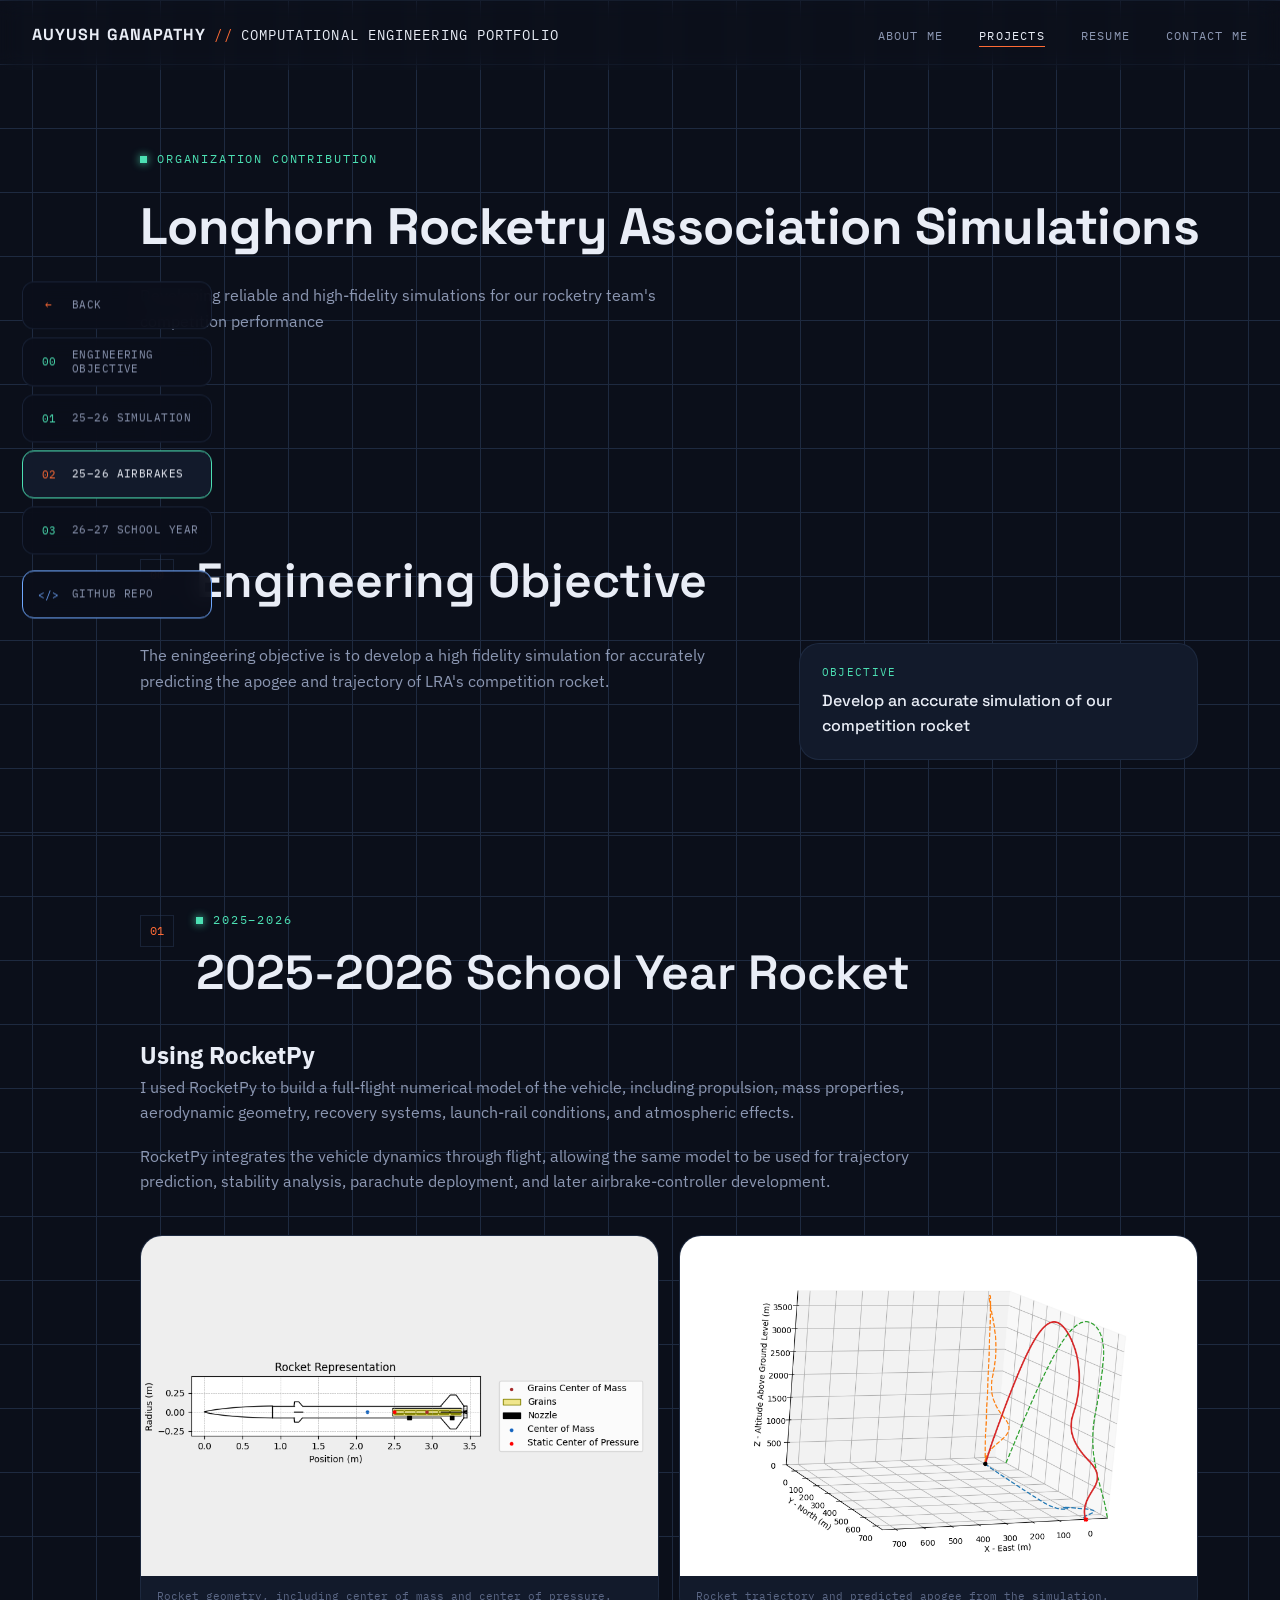
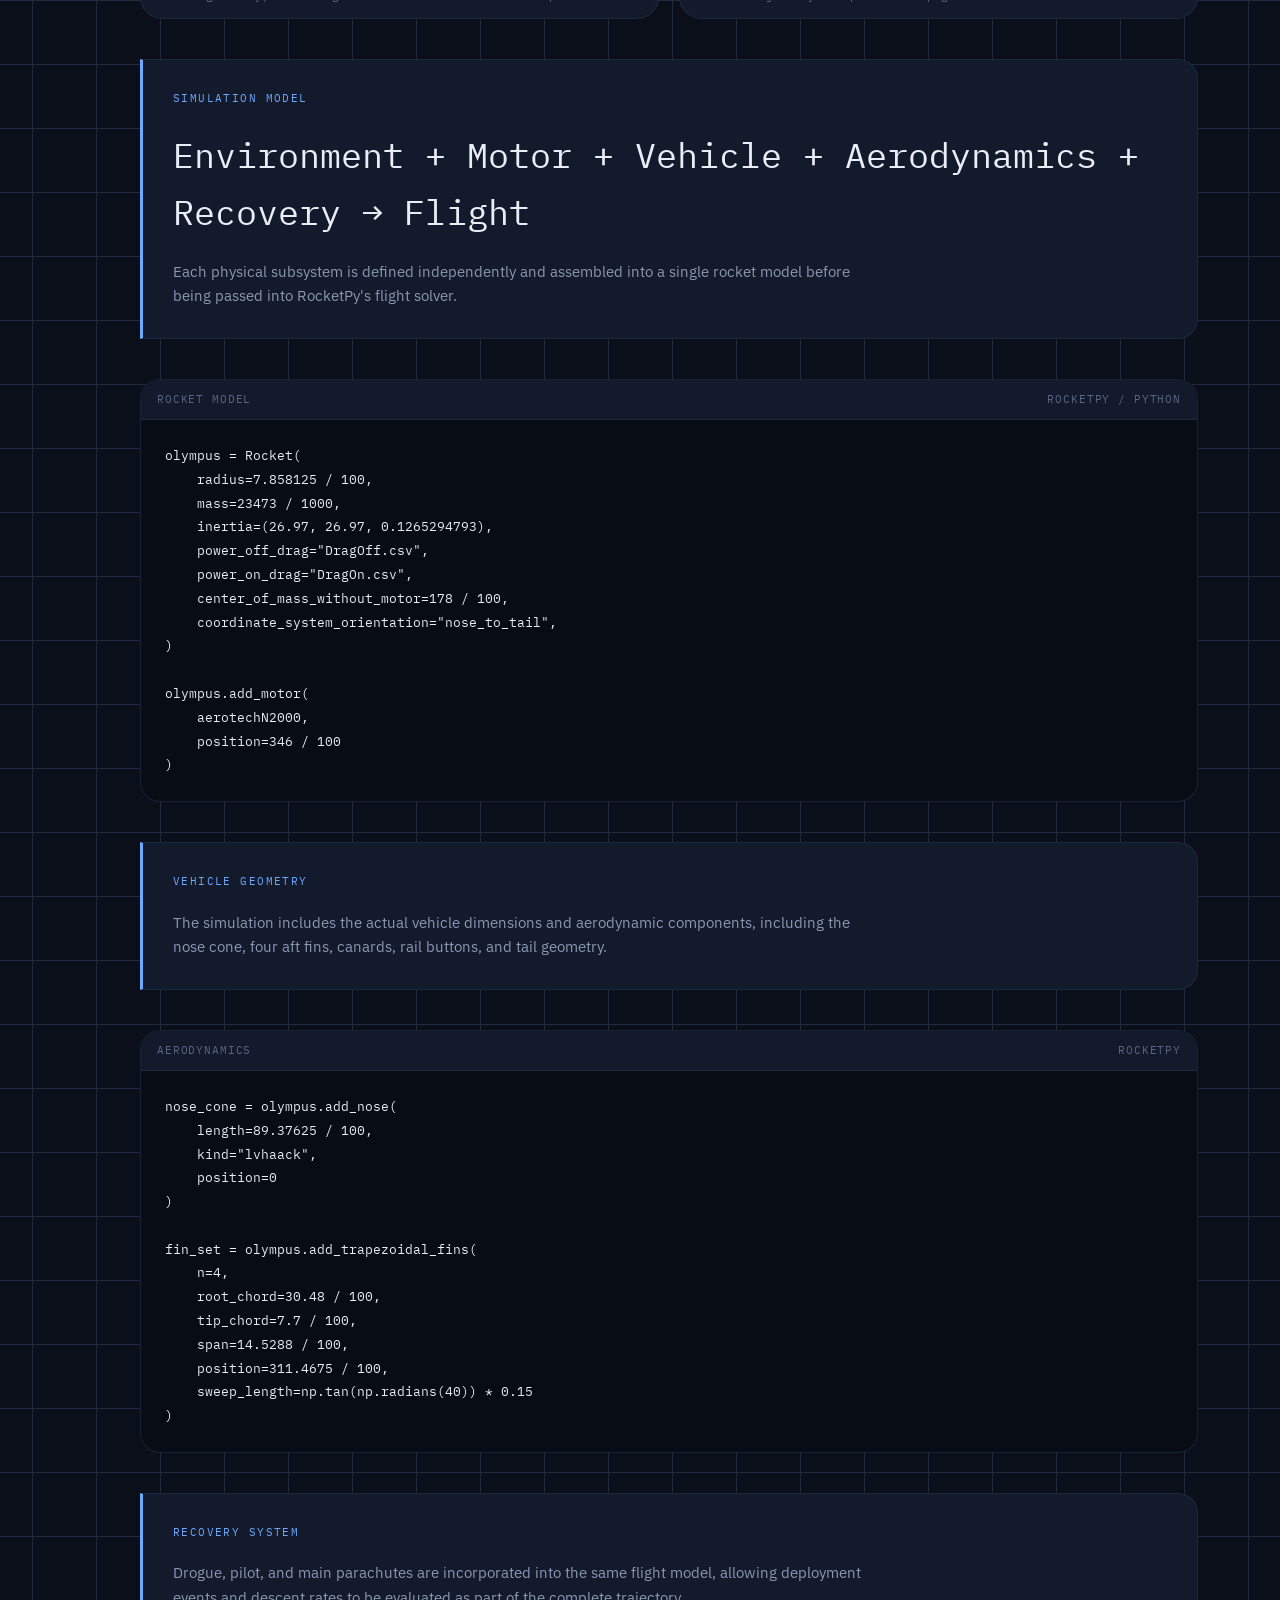
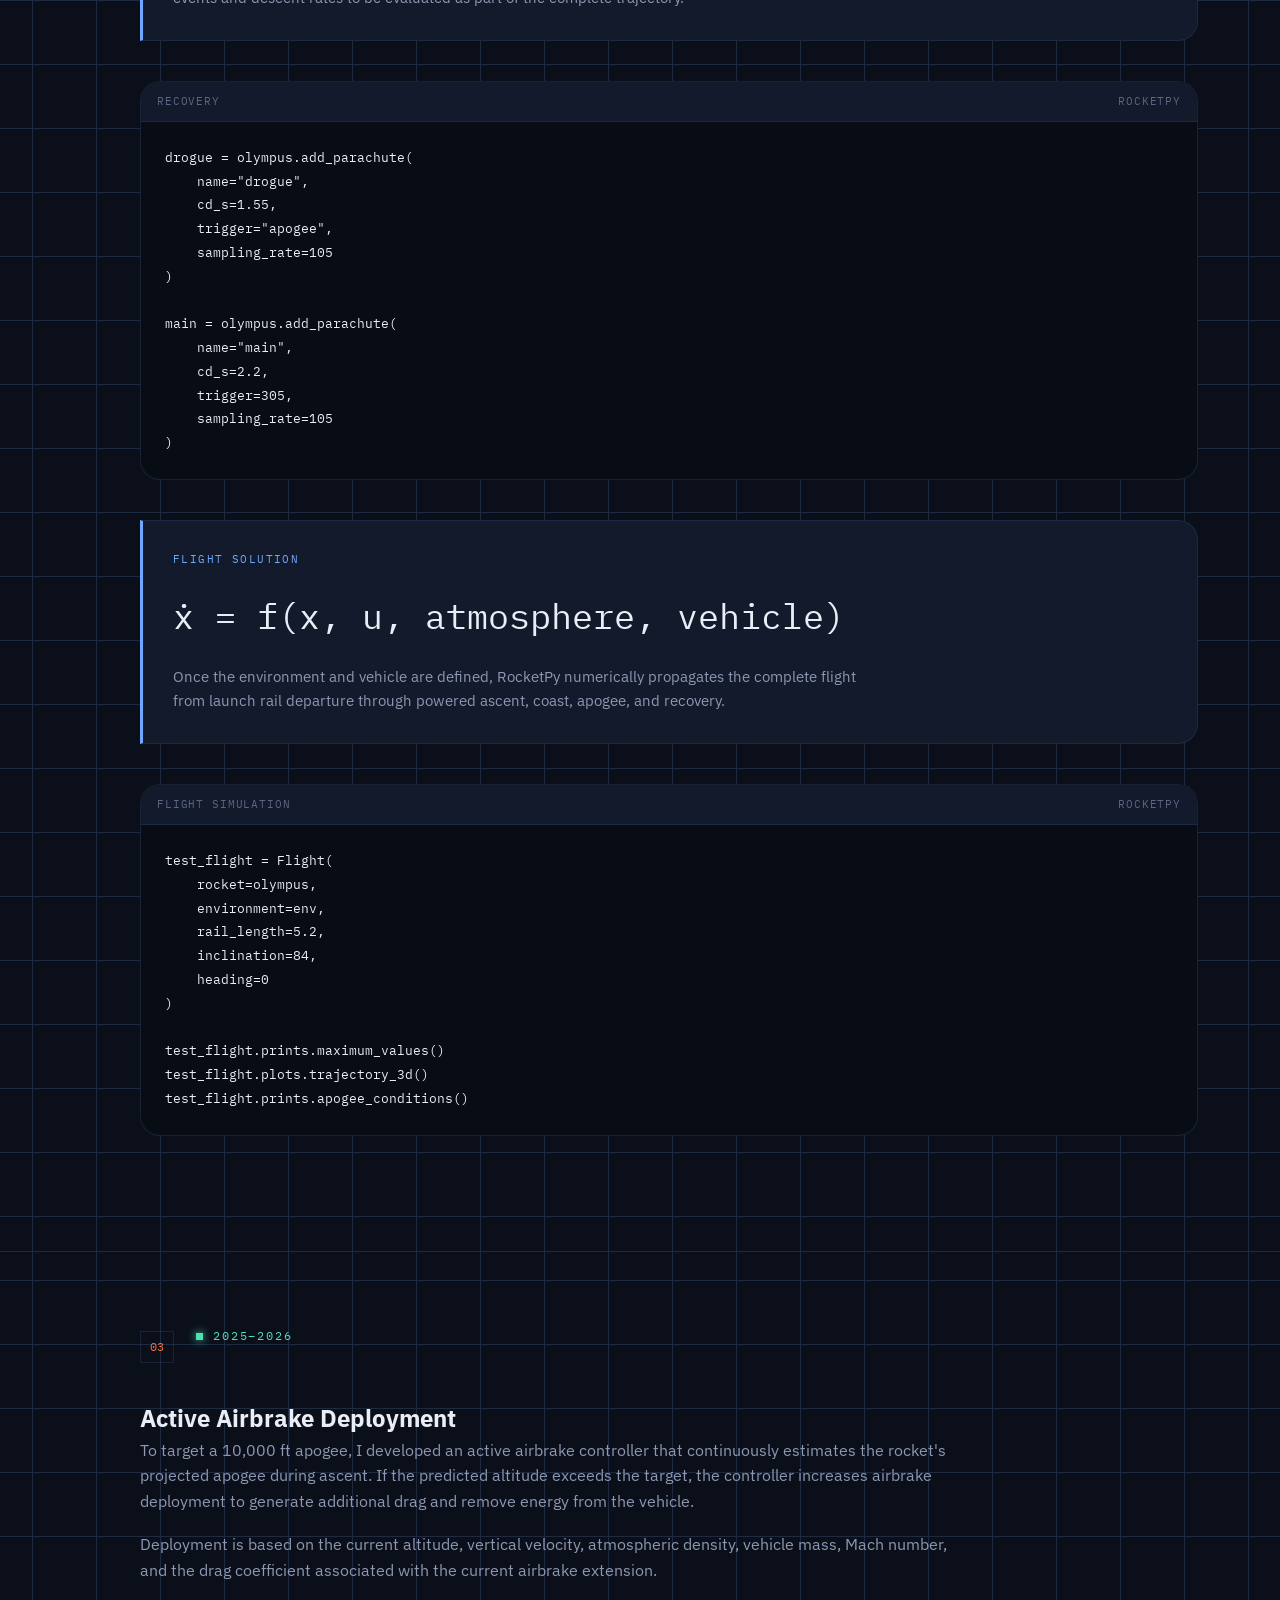
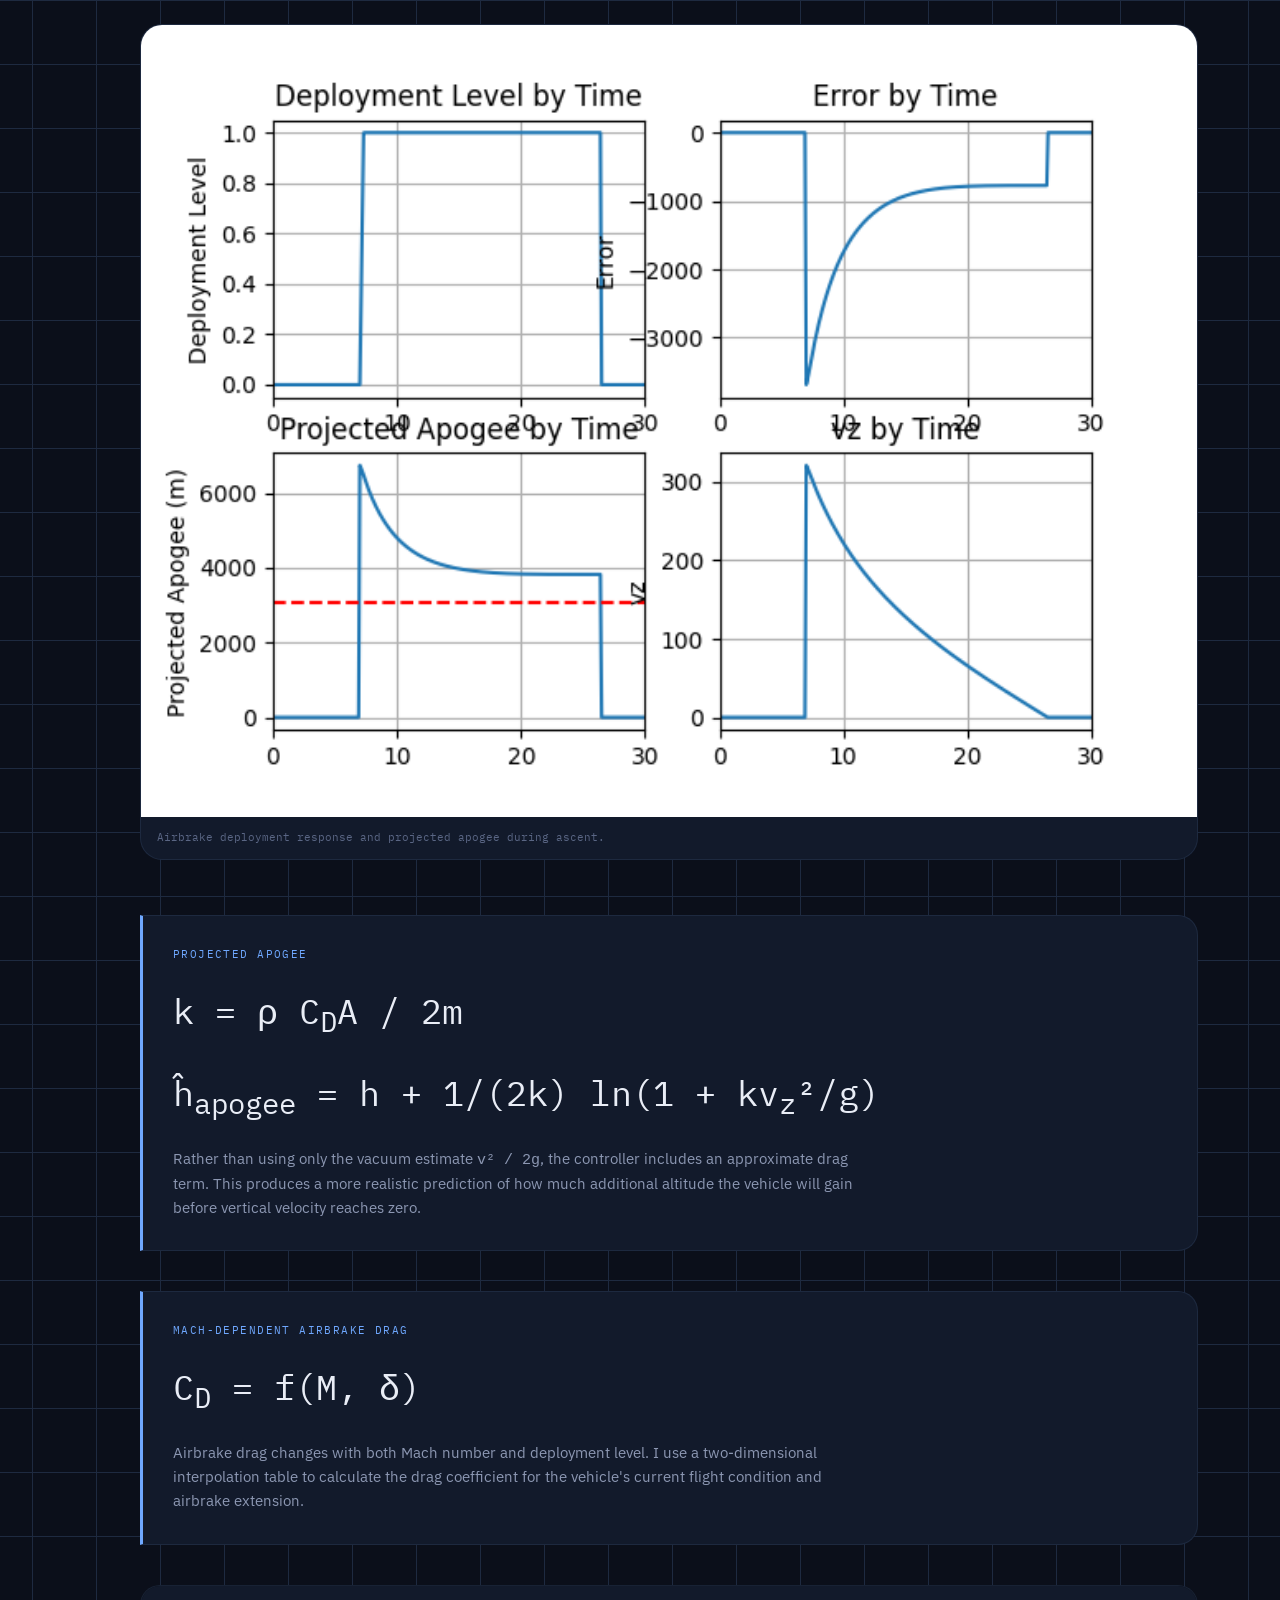
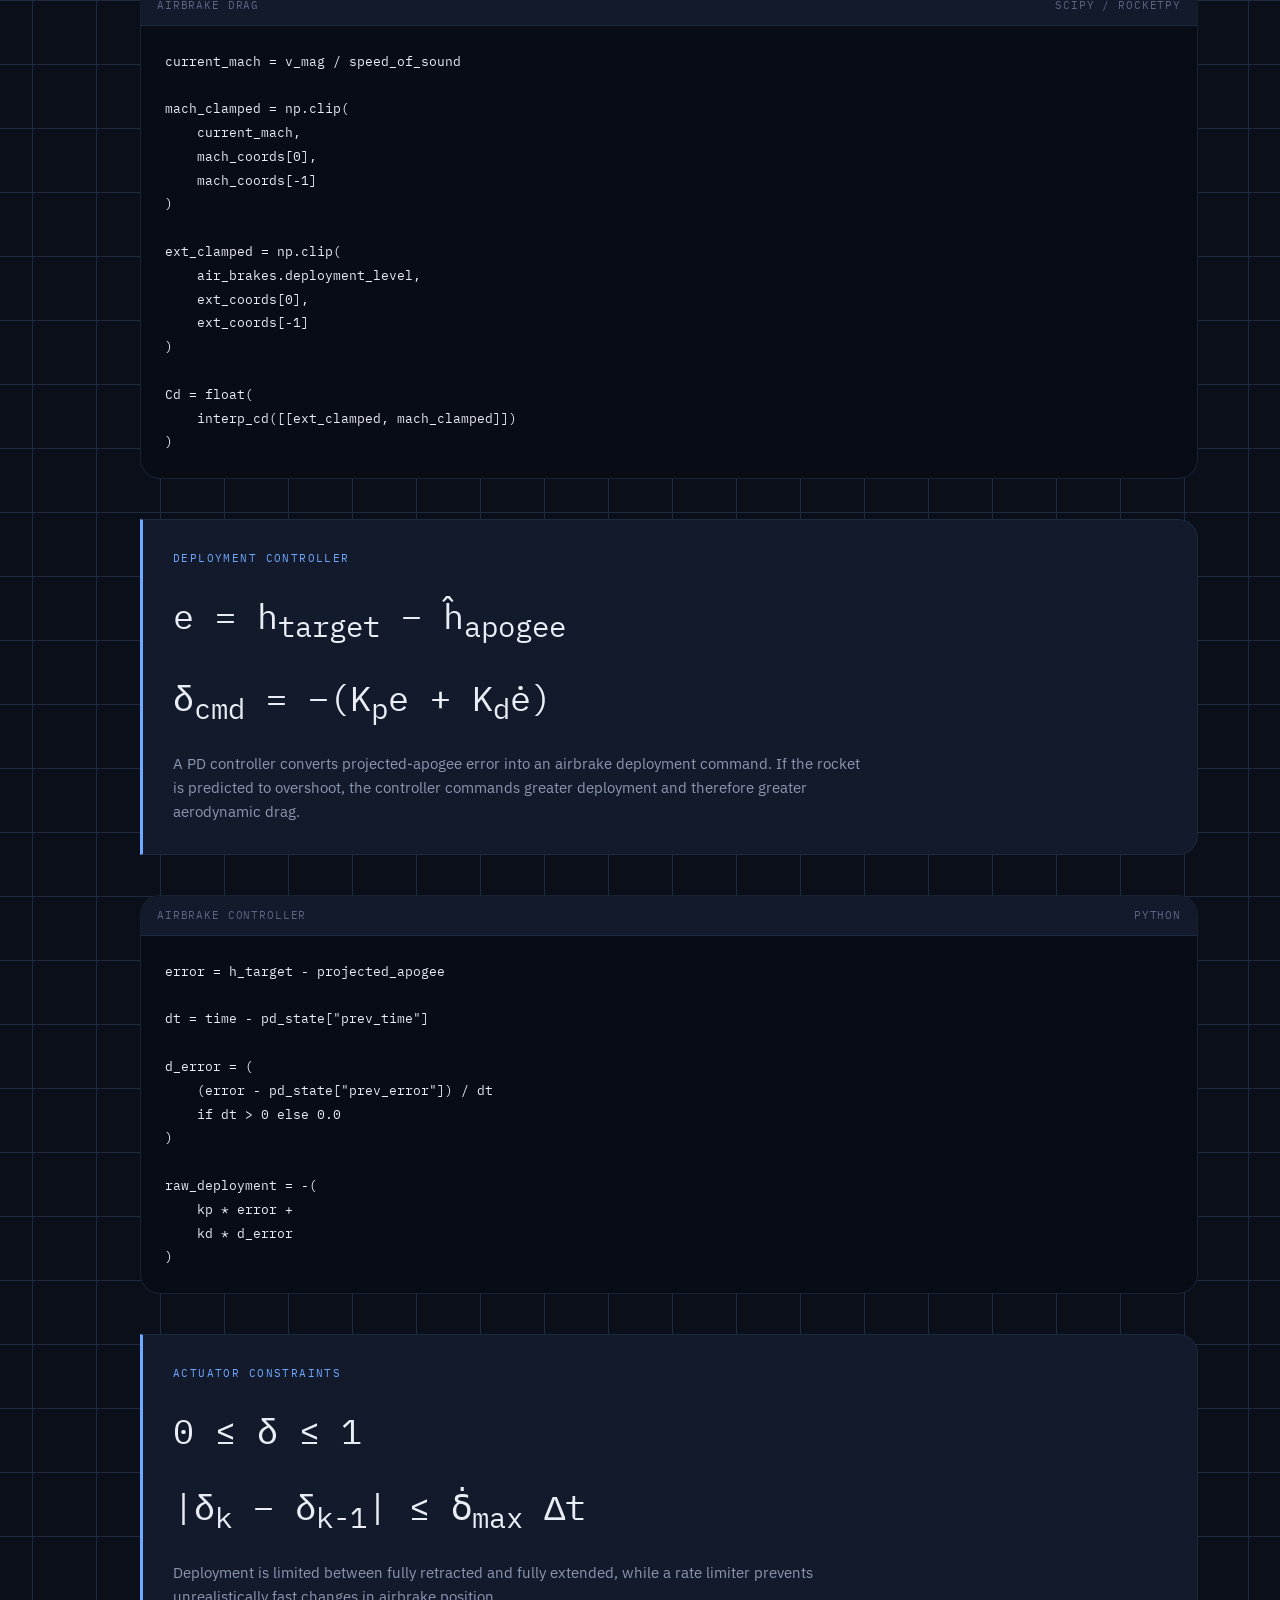
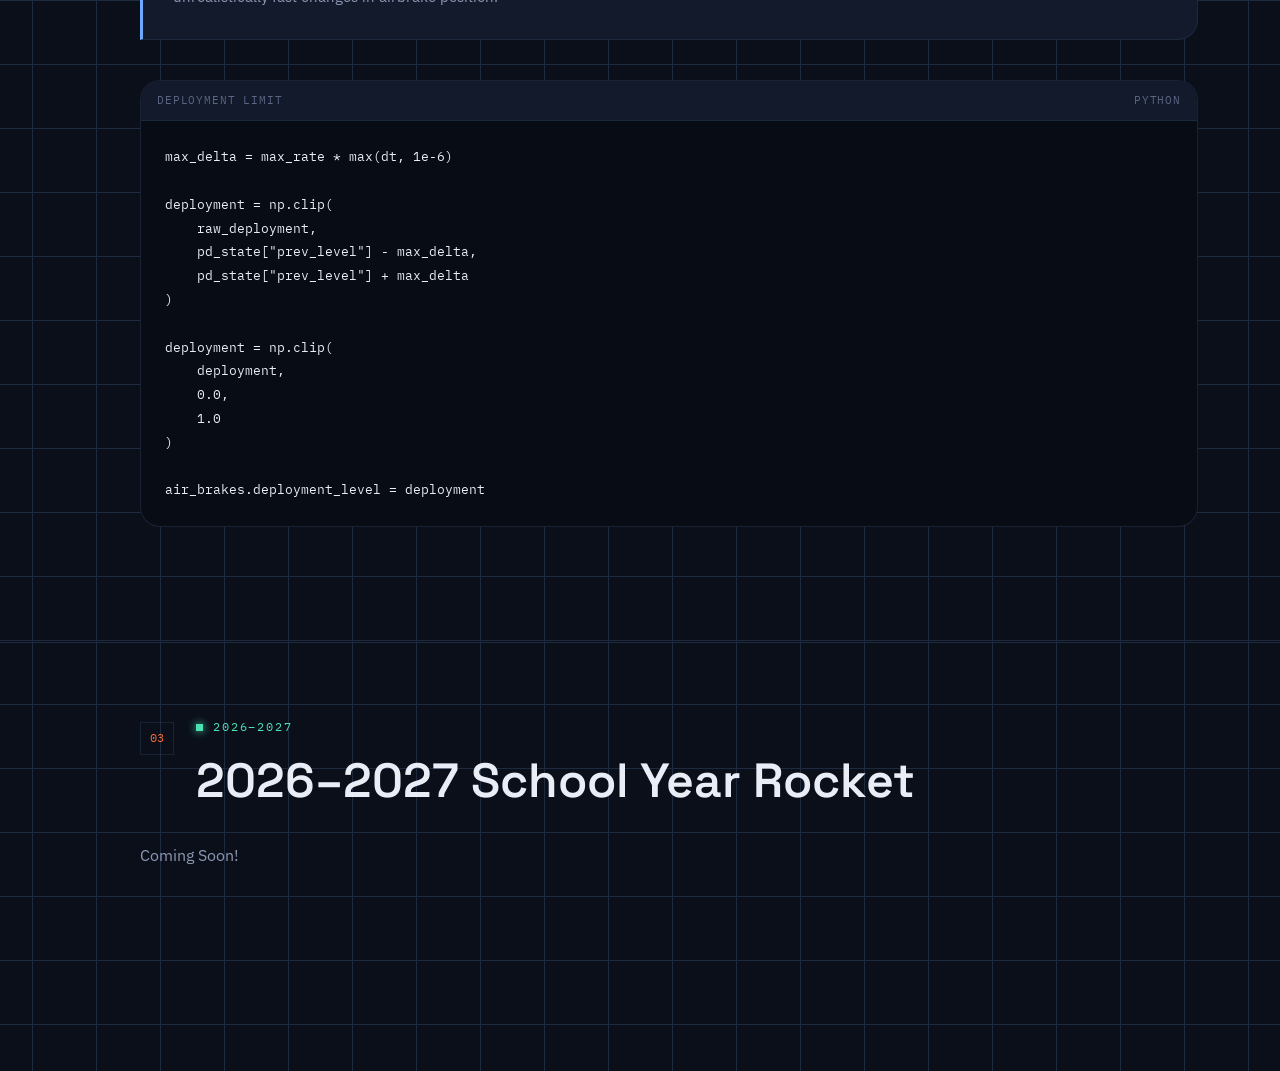
<file: projects/lra.html>
<!DOCTYPE html>
<html lang="en">
<head>
<meta charset="UTF-8">
<meta name="viewport" content="width=device-width, initial-scale=1.0">
<title>Auyush Ganapathy - Portfolio</title>
<link rel="preconnect" href="https://fonts.googleapis.com">
<link rel="preconnect" href="https://fonts.gstatic.com" crossorigin>
<link href="https://fonts.googleapis.com/css2?family=Space+Grotesk:wght@400;500;600;700&family=IBM+Plex+Sans:wght@400;500;600&family=IBM+Plex+Mono:wght@400;500;600&display=swap" rel="stylesheet">
<link rel="stylesheet" href="../styles.css">
</head>
<body>

<header>
  <div class="logo"><strong>AUYUSH GANAPATHY</strong><span>//</span>COMPUTATIONAL ENGINEERING PORTFOLIO</div>
  <nav>
    <ul>
      <li><a href="../index.html">About Me</a></li>
      <li><a href="../projects.html" aria-current="page">Projects</a></li>
      <li><a href="../resume.html">Resume</a></li>
      <li><a href="../contact.html">Contact Me</a></li>
    </ul>
  </nav>
</header>

<div class="page-header">

  <div class="page-header-inner">

    <div>

      <div class="eyebrow">
        ORGANIZATION CONTRIBUTION
      </div>

      <h1>Longhorn Rocketry Association Simulations</h1>

      <p>
        Developing reliable and high-fidelity simulations for our rocketry team's competition performance
      </p>

    </div>

  </div>

</div>
<aside class="project-side-nav">

  <!-- BACK -->
  <a href="../projects.html" class="side-nav-button side-nav-back">
    <span class="side-nav-number">←</span>
    <span class="side-nav-text">Back</span>
  </a>

  <!-- OBJECTIVE -->
  <a href="#engineering-objective" class="side-nav-button">
    <span class="side-nav-number">00</span>
    <span class="side-nav-text">Engineering Objective</span>
  </a>

  <!-- 2025-2026 -->
  <a href="#simulation-25-26" class="side-nav-button">
    <span class="side-nav-number">01</span>
    <span class="side-nav-text">25–26 Simulation</span>
  </a>

  <a href="#airbrakes-25-26" class="side-nav-button">
    <span class="side-nav-number">02</span>
    <span class="side-nav-text">25–26 Airbrakes</span>
  </a>

  <!-- 2026-2027 -->
  <a href="#simulation-26-27" class="side-nav-button">
    <span class="side-nav-number">03</span>
    <span class="side-nav-text">26–27 School Year</span>
  </a>

  <!-- GITHUB -->
  <a
    href="https://github.com/Auyushg/LRA"
    class="side-nav-button side-nav-github"
    target="_blank"
    rel="noopener noreferrer"
  >
    <span class="side-nav-number">&lt;/&gt;</span>
    <span class="side-nav-text">GitHub Repo</span>
  </a>

</aside>

<main class="case-study">

  <section class="case-section"  id="engineering-objective">

    <div class="wrap">

      <div class="case-section-heading">

        <span class="case-number">00</span>

        <div>
          <h2>Engineering Objective</h2>
        </div>

      </div>


      <div class="case-two-column">

        <div class="case-copy">

          <p>
            The eningeering objective is to develop a high fidelity simulation for accurately predicting the apogee and trajectory of LRA's
            competition rocket.
          </p>

        </div>


        <div class="engineering-specs">

          <div class="spec">
            <span>OBJECTIVE</span>
            <strong>Develop an accurate simulation of our competition rocket</strong>
          </div>
          </div>

        </div>

      </div>

    </div>

  </section>

  <section class="case-section" id="simulation-25-26">

  <div class="wrap">

    <div class="case-section-heading">

      <span class="case-number">01</span>

      <div>
        <div class="eyebrow">2025–2026</div>
        <h2>2025-2026 School Year Rocket</h2>
      </div>

    </div>


    <div class="case-copy case-copy-wide">

      <h2>Using RocketPy</h2>

      <p>
        I used RocketPy to build a full-flight numerical model of the vehicle,
        including propulsion, mass properties, aerodynamic geometry, recovery
        systems, launch-rail conditions, and atmospheric effects.
      </p>

      <p>
        RocketPy integrates the vehicle dynamics through flight, allowing the
        same model to be used for trajectory prediction, stability analysis,
        parachute deployment, and later airbrake-controller development.
      </p>

    </div>

    <div class="project-media-grid">

      <figure class="project-media">
        <img
          src="../resources/lra/LRA.png"
          alt="Rocket geometry showing center of mass and center of pressure"
        >
        <figcaption>
          Rocket geometry, including center of mass and center of pressure.
        </figcaption>
      </figure>

      <figure class="project-media">
        <img
          src="../resources/lra/traj.png"
          alt="Rocket trajectory and apogee prediction"
        >
        <figcaption>
          Rocket trajectory and predicted apogee from the simulation.
        </figcaption>
      </figure>

    </div>


    <div class="technical-block">

      <div class="technical-label">
        SIMULATION MODEL
      </div>

      <div class="equation">
        Environment + Motor + Vehicle + Aerodynamics + Recovery → Flight
      </div>

      <p>
        Each physical subsystem is defined independently and assembled into a
        single rocket model before being passed into RocketPy's flight solver.
      </p>

    </div>


    <div class="code-block">

      <div class="code-header">
        <span>ROCKET MODEL</span>
        <span>ROCKETPY / PYTHON</span>
      </div>

<pre><code>olympus = Rocket(
    radius=7.858125 / 100,
    mass=23473 / 1000,
    inertia=(26.97, 26.97, 0.1265294793),
    power_off_drag="DragOff.csv",
    power_on_drag="DragOn.csv",
    center_of_mass_without_motor=178 / 100,
    coordinate_system_orientation="nose_to_tail",
)

olympus.add_motor(
    aerotechN2000,
    position=346 / 100
)</code></pre>

    </div>


    <div class="technical-block">

      <div class="technical-label">
        VEHICLE GEOMETRY
      </div>

      <p>
        The simulation includes the actual vehicle dimensions and aerodynamic
        components, including the nose cone, four aft fins, canards, rail
        buttons, and tail geometry.
      </p>

    </div>


    <div class="code-block">

      <div class="code-header">
        <span>AERODYNAMICS</span>
        <span>ROCKETPY</span>
      </div>

<pre><code>nose_cone = olympus.add_nose(
    length=89.37625 / 100,
    kind="lvhaack",
    position=0
)

fin_set = olympus.add_trapezoidal_fins(
    n=4,
    root_chord=30.48 / 100,
    tip_chord=7.7 / 100,
    span=14.5288 / 100,
    position=311.4675 / 100,
    sweep_length=np.tan(np.radians(40)) * 0.15
)</code></pre>

    </div>


    <div class="technical-block">

      <div class="technical-label">
        RECOVERY SYSTEM
      </div>

      <p>
        Drogue, pilot, and main parachutes are incorporated into the same flight
        model, allowing deployment events and descent rates to be evaluated as
        part of the complete trajectory.
      </p>

    </div>


    <div class="code-block">

      <div class="code-header">
        <span>RECOVERY</span>
        <span>ROCKETPY</span>
      </div>

<pre><code>drogue = olympus.add_parachute(
    name="drogue",
    cd_s=1.55,
    trigger="apogee",
    sampling_rate=105
)

main = olympus.add_parachute(
    name="main",
    cd_s=2.2,
    trigger=305,
    sampling_rate=105
)</code></pre>

    </div>


    <div class="technical-block">

      <div class="technical-label">
        FLIGHT SOLUTION
      </div>

      <div class="equation">
        ẋ = f(x, u, atmosphere, vehicle)
      </div>

      <p>
        Once the environment and vehicle are defined, RocketPy numerically
        propagates the complete flight from launch rail departure through
        powered ascent, coast, apogee, and recovery.
      </p>

    </div>


    <div class="code-block">

      <div class="code-header">
        <span>FLIGHT SIMULATION</span>
        <span>ROCKETPY</span>
      </div>

<pre><code>test_flight = Flight(
    rocket=olympus,
    environment=env,
    rail_length=5.2,
    inclination=84,
    heading=0
)

test_flight.prints.maximum_values()
test_flight.plots.trajectory_3d()
test_flight.prints.apogee_conditions()</code></pre>

    </div>

  </div>
 

</section>

<section class="case-section" id="airbrakes-25-26">

  <div class="wrap">

    <div class="case-section-heading">

      <span class="case-number">03</span>

      <div>
        <div class="eyebrow">2025–2026</div>
      </div>

    </div>


    <div class="case-copy case-copy-wide">

      <h2>Active Airbrake Deployment</h2>

      <p>
        To target a 10,000 ft apogee, I developed an active airbrake controller
        that continuously estimates the rocket's projected apogee during ascent.
        If the predicted altitude exceeds the target, the controller increases
        airbrake deployment to generate additional drag and remove energy from
        the vehicle.
      </p>

      <p>
        Deployment is based on the current altitude, vertical velocity,
        atmospheric density, vehicle mass, Mach number, and the drag coefficient
        associated with the current airbrake extension.
      </p>

    </div>
    <div class="project-media project-media-full">
        <img
          src="../resources/lra/deployment.png"
          alt="Airbrake deployment and projected apogee simulation results"
        >
        <figcaption>
          Airbrake deployment response and projected apogee during ascent.
        </figcaption>

    </div>


    <!-- APogee prediction -->

    <div class="technical-block">

      <div class="technical-label">
        PROJECTED APOGEE
      </div>

      <div class="equation">
        k = ρ C<sub>D</sub>A / 2m
      </div>

      <div class="equation">
        ĥ<sub>apogee</sub> =
        h +
        1/(2k)
        ln(1 + kv<sub>z</sub>²/g)
      </div>

      <p>
        Rather than using only the vacuum estimate
        <code>v² / 2g</code>, the controller includes an approximate drag term.
        This produces a more realistic prediction of how much additional
        altitude the vehicle will gain before vertical velocity reaches zero.
      </p>

    </div>


    <!-- DRAG MODEL -->

    <div class="technical-block">

      <div class="technical-label">
        MACH-DEPENDENT AIRBRAKE DRAG
      </div>

      <div class="equation">
        C<sub>D</sub> = f(M, δ)
      </div>

      <p>
        Airbrake drag changes with both Mach number and deployment level.
        I use a two-dimensional interpolation table to calculate the drag
        coefficient for the vehicle's current flight condition and airbrake
        extension.
      </p>

    </div>


    <div class="code-block">

      <div class="code-header">
        <span>AIRBRAKE DRAG</span>
        <span>SCIPY / ROCKETPY</span>
      </div>

<pre><code>current_mach = v_mag / speed_of_sound

mach_clamped = np.clip(
    current_mach,
    mach_coords[0],
    mach_coords[-1]
)

ext_clamped = np.clip(
    air_brakes.deployment_level,
    ext_coords[0],
    ext_coords[-1]
)

Cd = float(
    interp_cd([[ext_clamped, mach_clamped]])
)</code></pre>

    </div>


    <!-- CONTROL -->

    <div class="technical-block">

      <div class="technical-label">
        DEPLOYMENT CONTROLLER
      </div>

      <div class="equation">
        e = h<sub>target</sub> − ĥ<sub>apogee</sub>
      </div>

      <div class="equation">
        δ<sub>cmd</sub> =
        −(K<sub>p</sub>e + K<sub>d</sub>ė)
      </div>

      <p>
        A PD controller converts projected-apogee error
        into an airbrake deployment command. If the rocket is predicted to
        overshoot, the controller commands greater deployment and therefore
        greater aerodynamic drag.
      </p>

    </div>


    <div class="code-block">

      <div class="code-header">
        <span>AIRBRAKE CONTROLLER</span>
        <span>PYTHON</span>
      </div>

<pre><code>error = h_target - projected_apogee

dt = time - pd_state["prev_time"]

d_error = (
    (error - pd_state["prev_error"]) / dt
    if dt > 0 else 0.0
)

raw_deployment = -(
    kp * error +
    kd * d_error
)</code></pre>

    </div>


    <!-- RATE LIMIT -->

    <div class="technical-block">

      <div class="technical-label">
        ACTUATOR CONSTRAINTS
      </div>

      <div class="equation">
        0 ≤ δ ≤ 1
      </div>

      <div class="equation">
        |δ<sub>k</sub> − δ<sub>k-1</sub>|
        ≤ δ̇<sub>max</sub> Δt
      </div>

      <p>
        Deployment is limited between fully retracted and fully extended,
        while a rate limiter prevents unrealistically fast changes in airbrake
        position.
      </p>

    </div>


    <div class="code-block">

      <div class="code-header">
        <span>DEPLOYMENT LIMIT</span>
        <span>PYTHON</span>
      </div>

<pre><code>max_delta = max_rate * max(dt, 1e-6)

deployment = np.clip(
    raw_deployment,
    pd_state["prev_level"] - max_delta,
    pd_state["prev_level"] + max_delta
)

deployment = np.clip(
    deployment,
    0.0,
    1.0
)

air_brakes.deployment_level = deployment</code></pre>

    </div>

  </div>

</section>

<section class="case-section" id="simulation-26-27">

  <div class="wrap">

    <div class="case-section-heading">

      <span class="case-number">03</span>

      <div>
        <div class="eyebrow">2026–2027</div>
        <h2>2026–2027 School Year Rocket</h2>
      </div>

    </div>

    <div class="case-copy case-copy-wide">
      <p>Coming Soon!</p>
    </div>

  </div>

</section>

</main>

<footer>
</footer>

<script src="../script.js"></script>
</body>
</html>
</file>
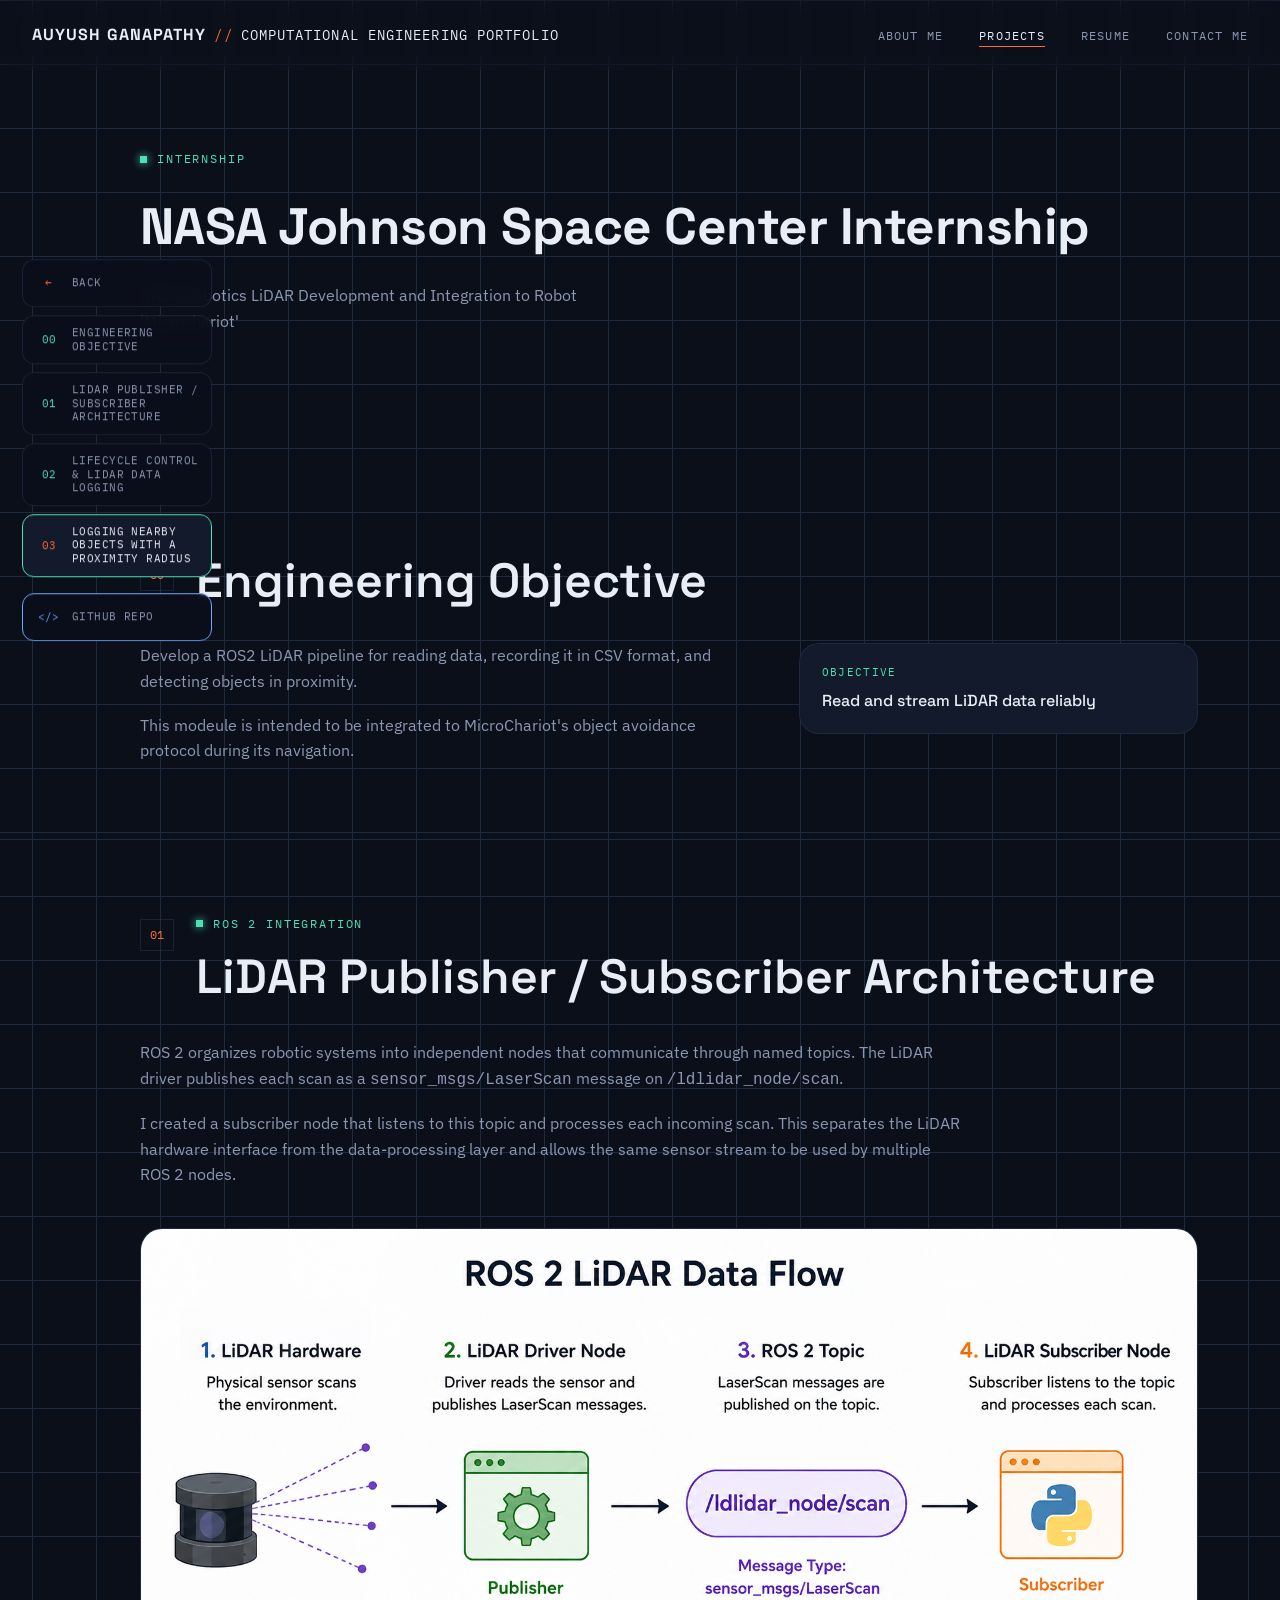
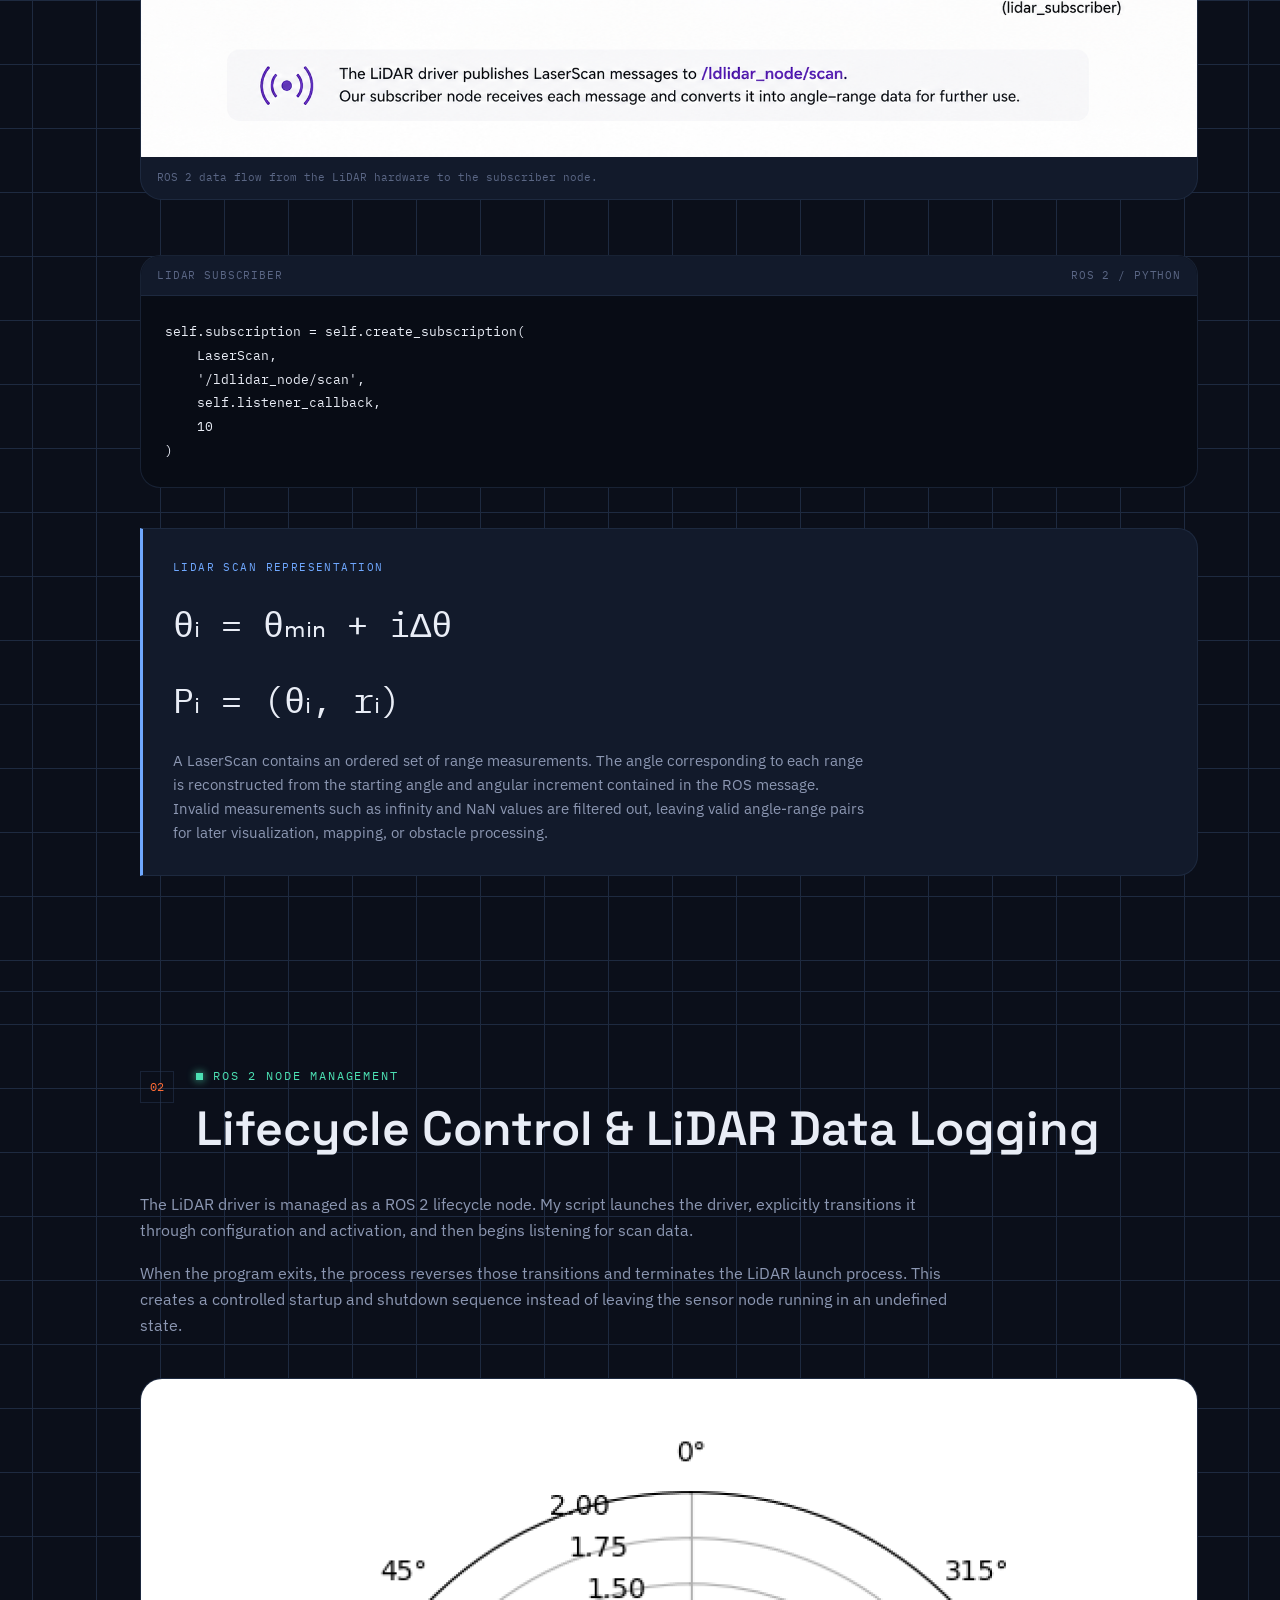
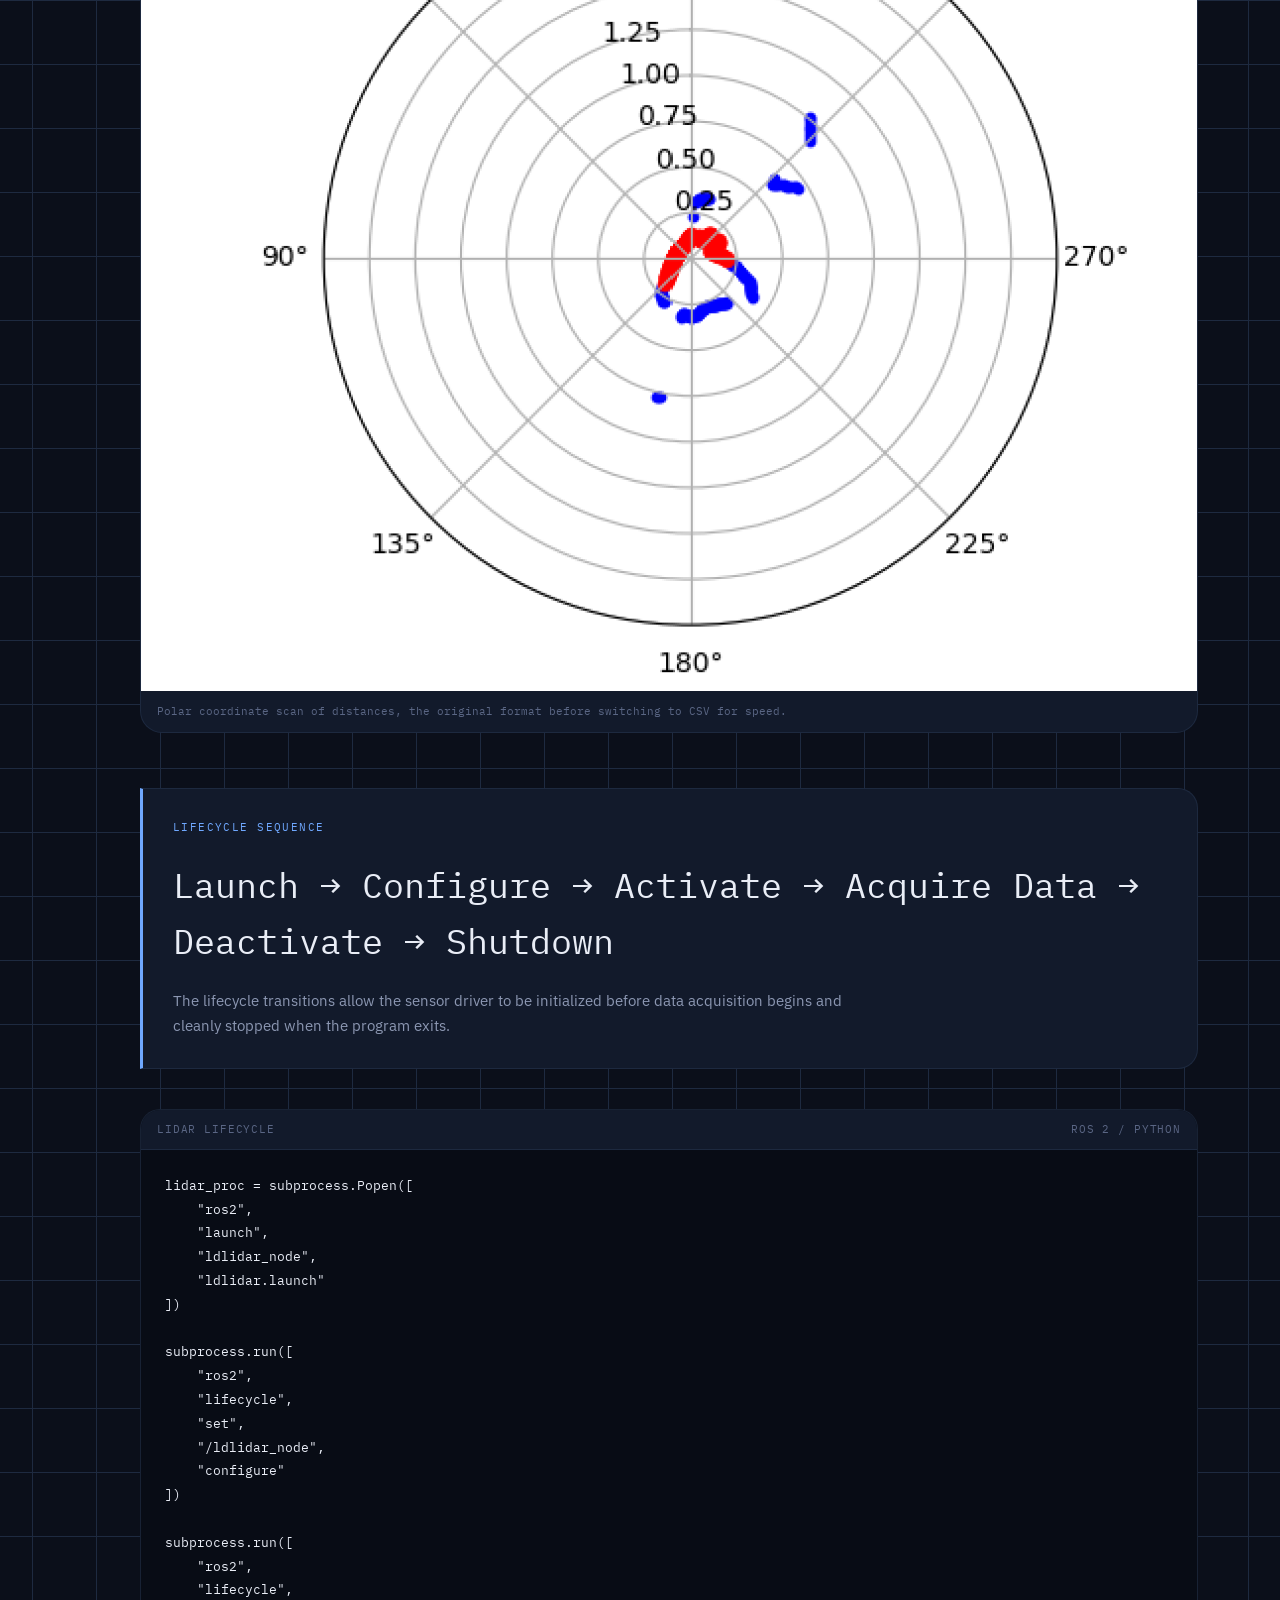
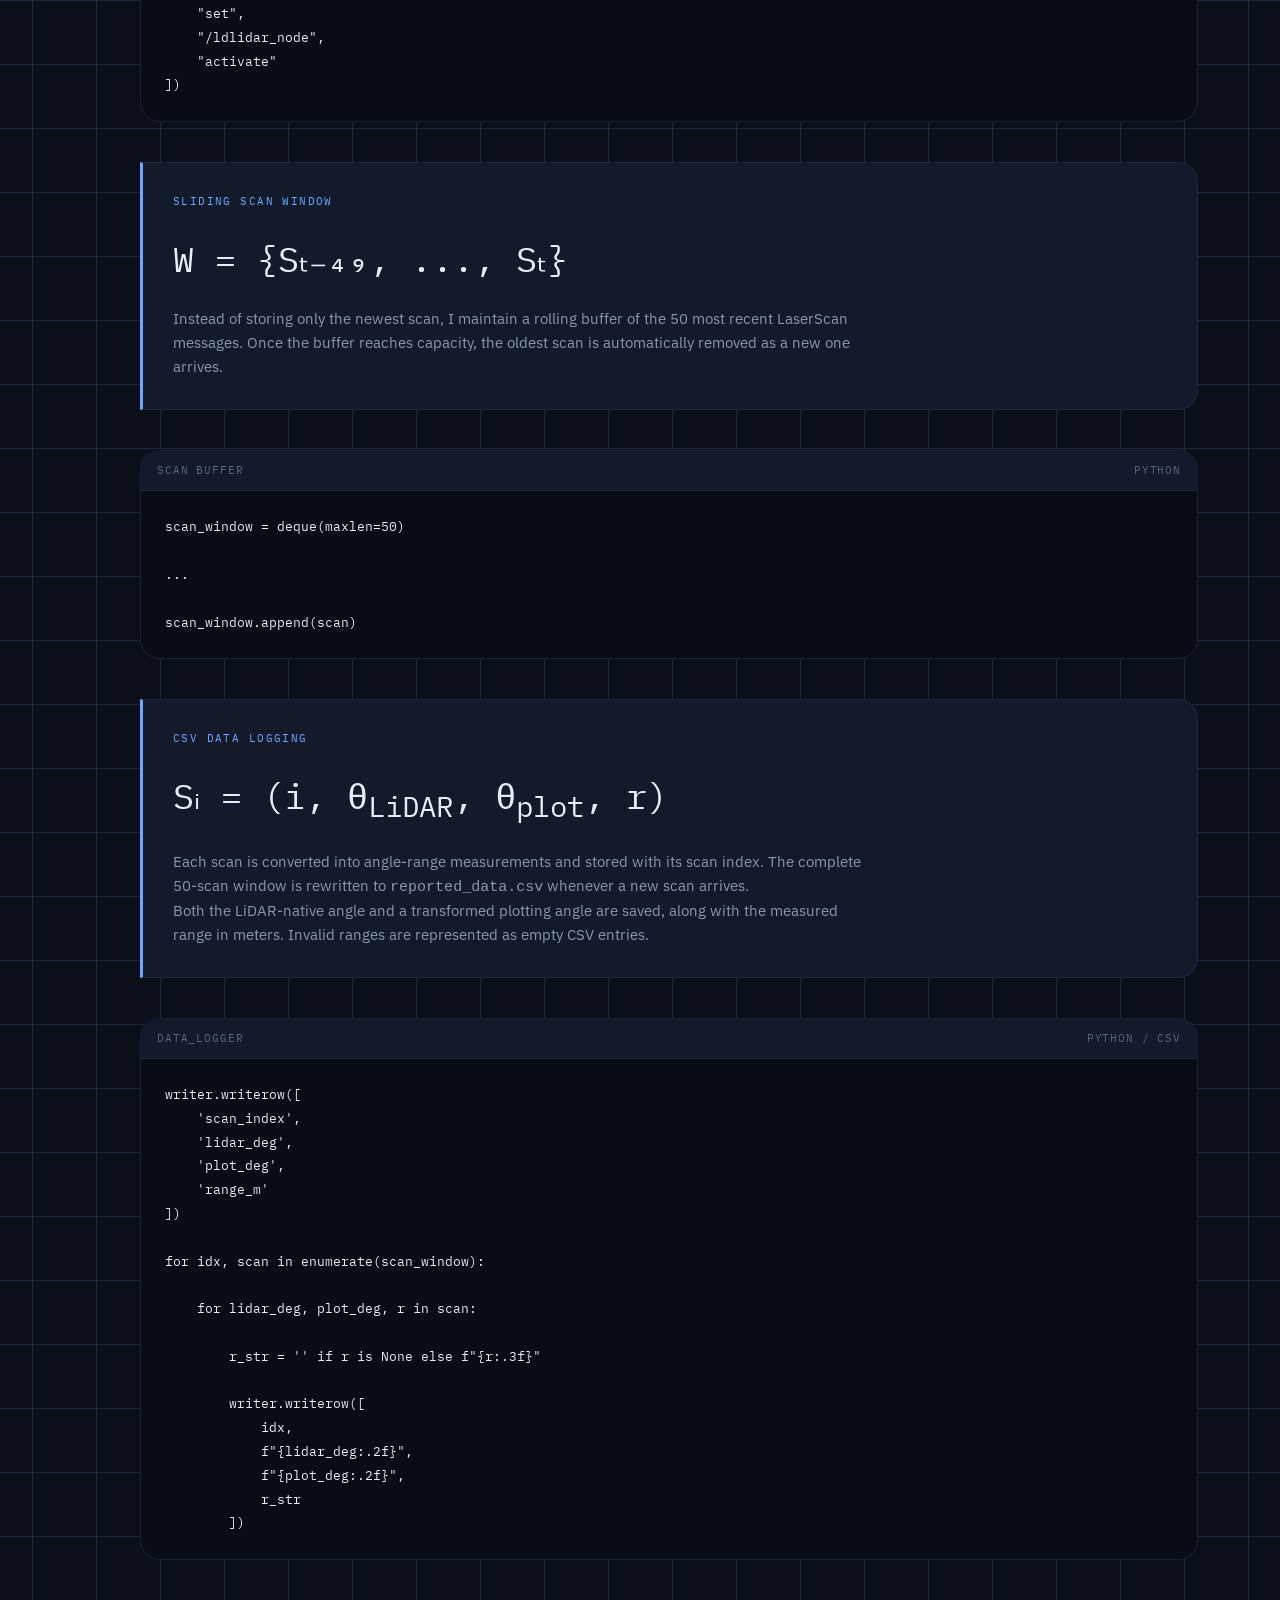
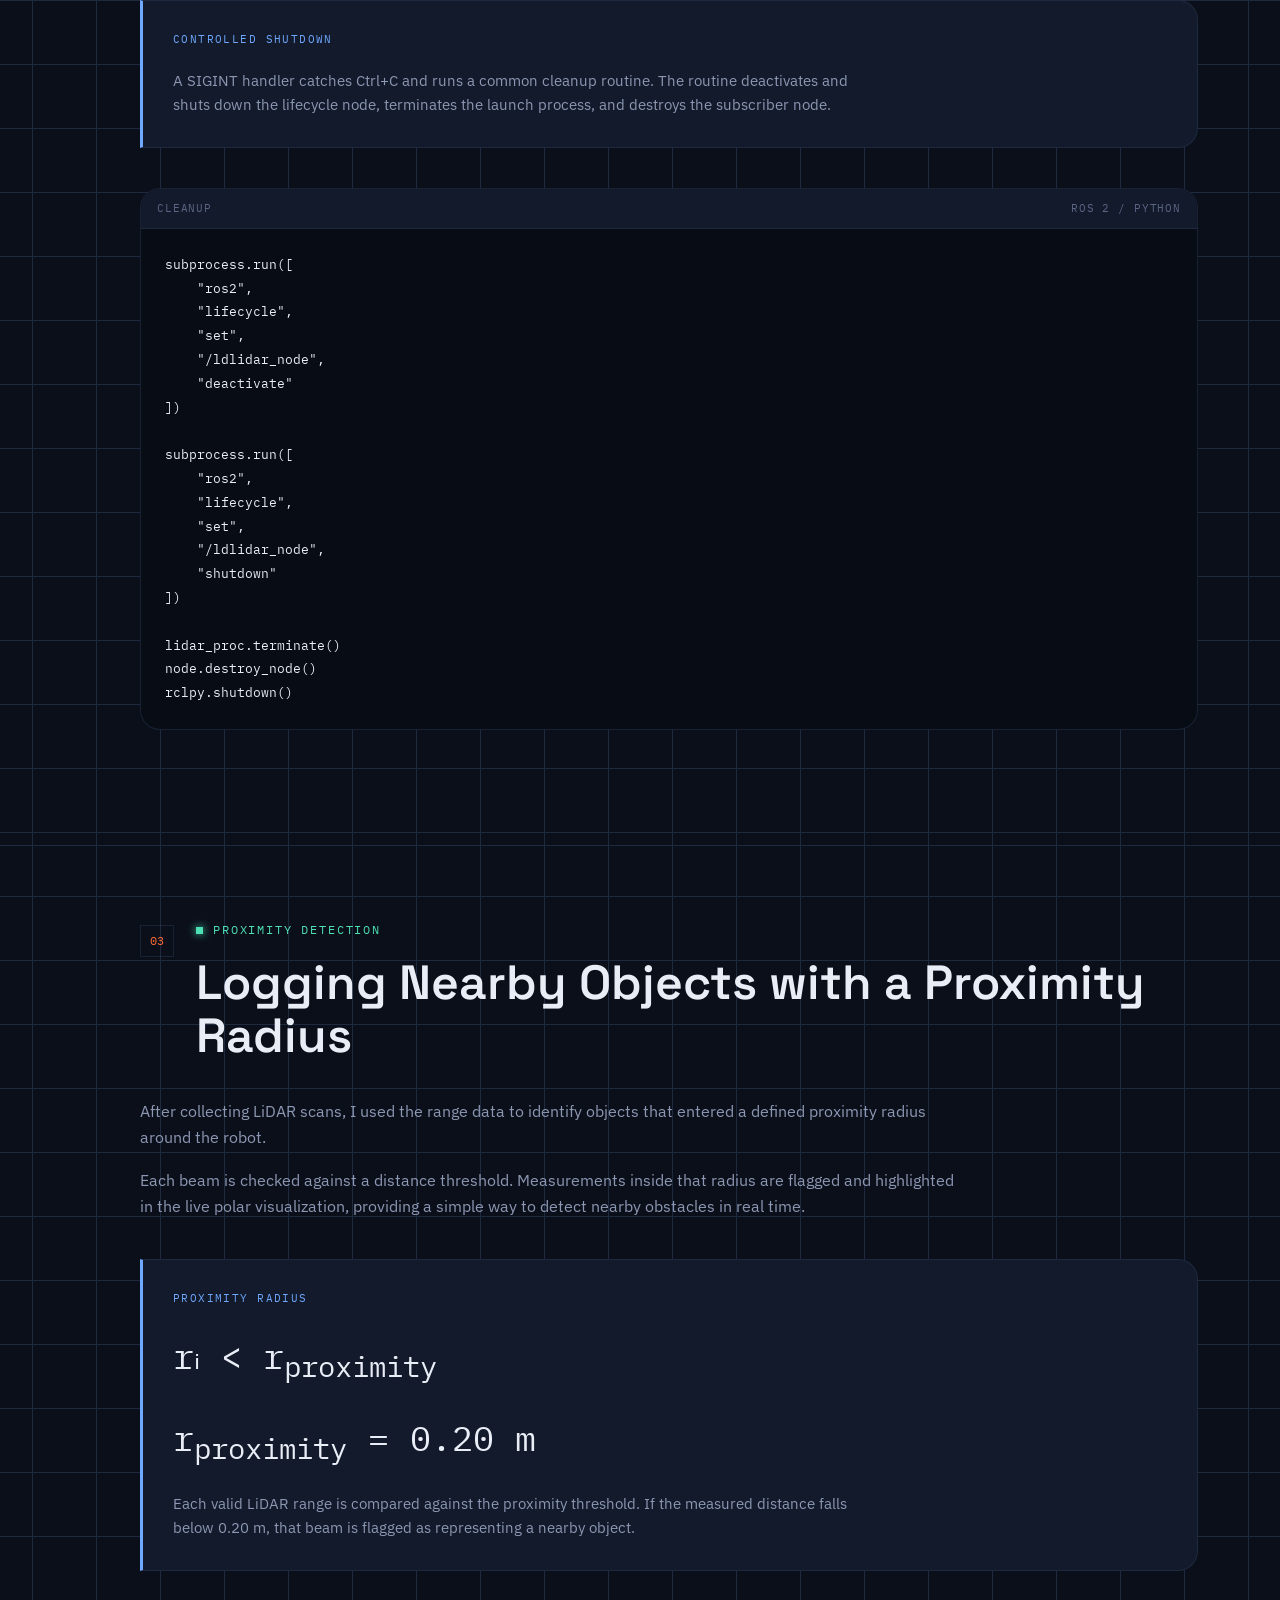
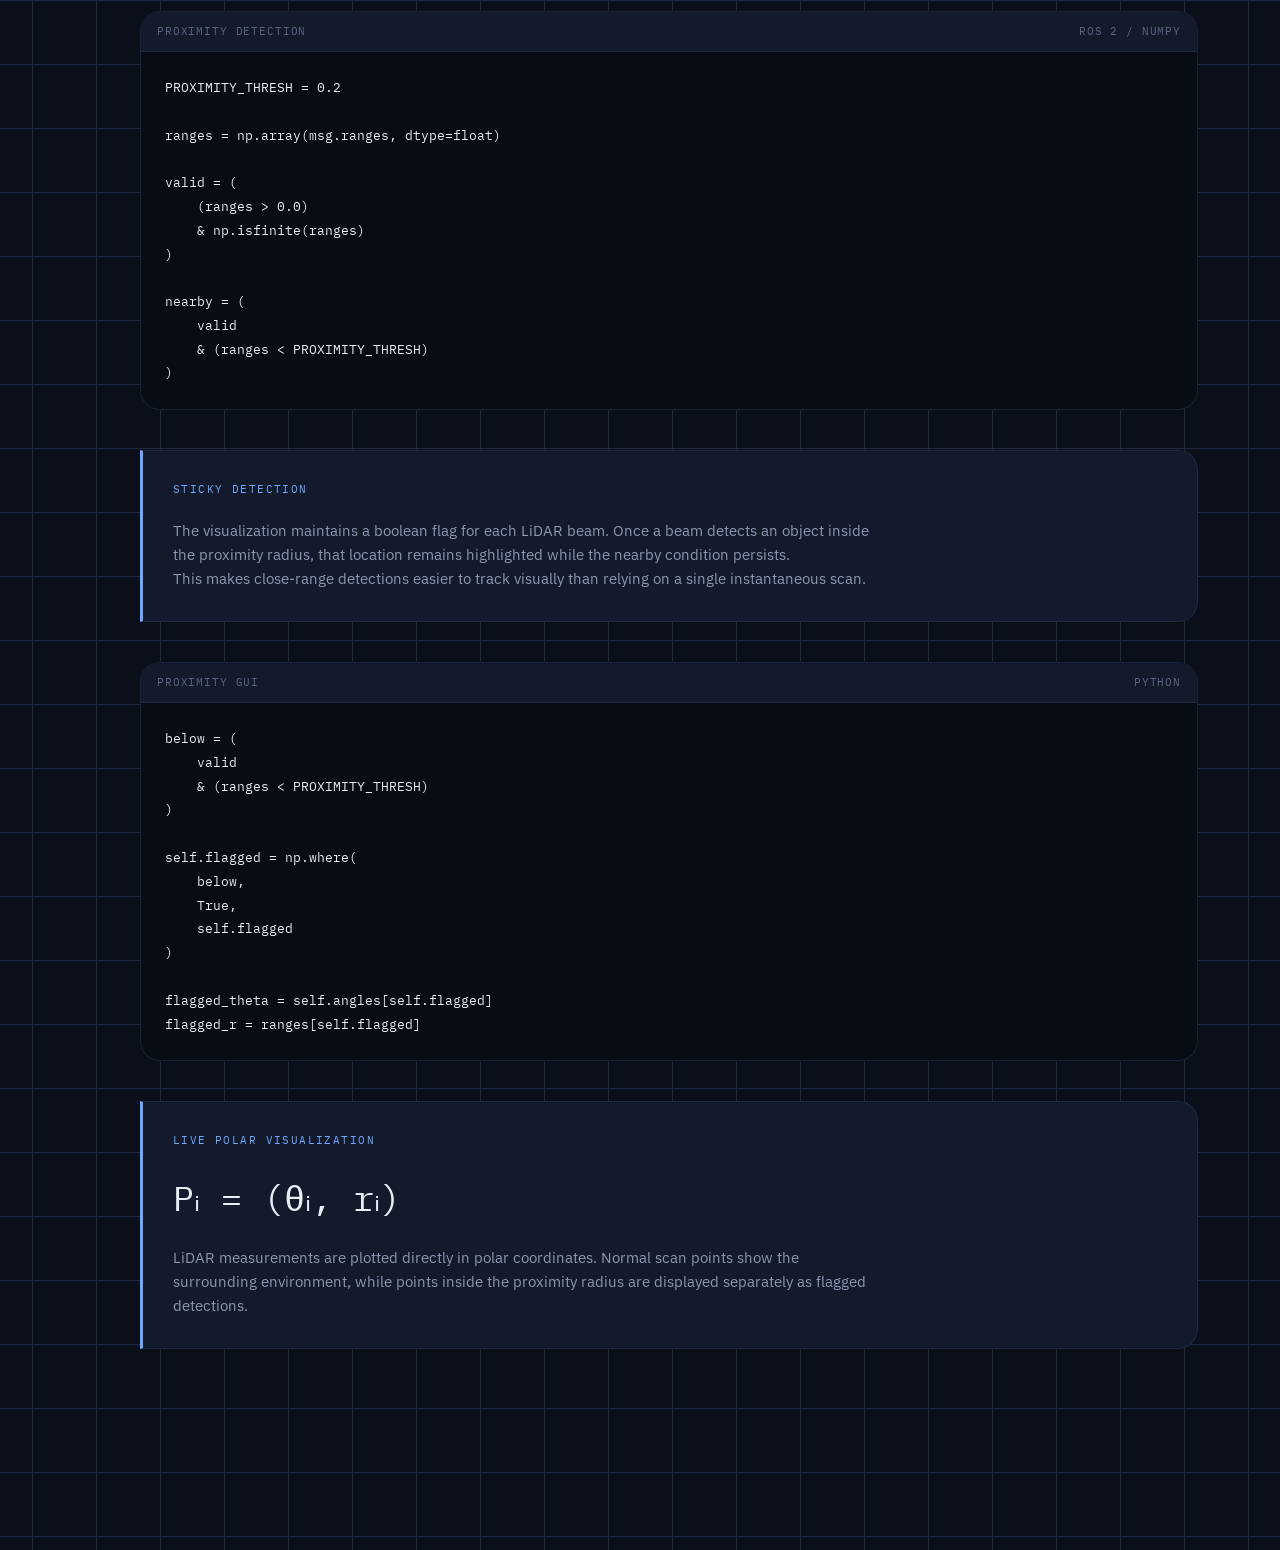
<file: projects/nasa.html>
<!DOCTYPE html>
<html lang="en">
<head>
<meta charset="UTF-8">
<meta name="viewport" content="width=device-width, initial-scale=1.0">
<title>Auyush Ganapathy - Portfolio</title>
<link rel="preconnect" href="https://fonts.googleapis.com">
<link rel="preconnect" href="https://fonts.gstatic.com" crossorigin>
<link href="https://fonts.googleapis.com/css2?family=Space+Grotesk:wght@400;500;600;700&family=IBM+Plex+Sans:wght@400;500;600&family=IBM+Plex+Mono:wght@400;500;600&display=swap" rel="stylesheet">
<link rel="stylesheet" href="../styles.css">
</head>
<body>

<header>
  <div class="logo"><strong>AUYUSH GANAPATHY</strong><span>//</span>COMPUTATIONAL ENGINEERING PORTFOLIO</div>
  <nav>
    <ul>
      <li><a href="../index.html">About Me</a></li>
      <li><a href="../projects.html" aria-current="page">Projects</a></li>
      <li><a href="../resume.html">Resume</a></li>
      <li><a href="../contact.html">Contact Me</a></li>
    </ul>
  </nav>
</header>
<main class="case-study">
<div class="page-header">

  <div class="page-header-inner">

    <div>

      <div class="eyebrow">
        INTERNSHIP
      </div>

      <h1>NASA Johnson Space Center Internship </h1>

      <p>
        NASA Robotics LiDAR Development and Integration to Robot 'Microchariot'
      </p>

    </div>

  </div>

</div>

<aside class="project-side-nav">

  <!-- BACK -->
  <a
    href="../projects.html"
    class="side-nav-button side-nav-back"
  >
    <span class="side-nav-number">←</span>
    <span class="side-nav-text">Back</span>
  </a>


  <!-- OBJECTIVE -->
  <a
    href="#engineering-objective"
    class="side-nav-button"
  >
    <span class="side-nav-number">00</span>
    <span class="side-nav-text">Engineering Objective</span>
  </a>


  <!-- PHASE 1 -->
  <a
    href="#phase-1"
    class="side-nav-button"
  >
    <span class="side-nav-number">01</span>
    <span class="side-nav-text">LiDAR Publisher / Subscriber Architecture</span>
  </a>


  <!-- PHASE 2 -->
  <a
    href="#phase-2"
    class="side-nav-button"
  >
    <span class="side-nav-number">02</span>
    <span class="side-nav-text">Lifecycle Control & LiDAR Data Logging</span>
  </a>


  <!-- PHASE 3 -->
  <a
    href="#phase-3"
    class="side-nav-button"
  >
    <span class="side-nav-number">03</span>
    <span class="side-nav-text">Logging Nearby Objects with a Proximity Radius</span>
  </a>



  <!-- GITHUB -->
  <a
    href="https://github.com/Auyushg/uchariot_lidar_workspace/tree/main"
    class="side-nav-button side-nav-github"
    target="_blank"
    rel="noopener noreferrer"
  >
    <span class="side-nav-number">&lt;/&gt;</span>
    <span class="side-nav-text">GitHub Repo</span>
  </a>

</aside>

<section class="case-section"  id="engineering-objective">

    <div class="wrap">

      <div class="case-section-heading">

        <span class="case-number">00</span>

        <div>
          <h2>Engineering Objective</h2>
        </div>

      </div>


      <div class="case-two-column">

        <div class="case-copy">

          <p>
           Develop a ROS2 LiDAR pipeline for reading data, recording it in CSV format, and detecting objects in proximity.

          </p>

          <p>
            This modeule is intended to be integrated to MicroChariot's object avoidance protocol during its navigation.
          </p>

        </div>


        <div class="engineering-specs">

          <div class="spec">
            <span>OBJECTIVE</span>
            <strong>Read and stream LiDAR data reliably</strong>
          </div>
          </div>

        </div>

      </div>

    </div>

  </section>

<section class="case-section" id="phase-1">

  <div class="wrap">

    <div class="case-section-heading">
      <span class="case-number">01</span>

      <div>
        <div class="eyebrow">ROS 2 Integration</div>
        <h2>LiDAR Publisher / Subscriber Architecture</h2>
      </div>
    </div>





    <!-- EXPLANATION -->

    <div class="case-copy case-copy-wide">

      <p>
        ROS 2 organizes robotic systems into independent nodes that communicate
        through named topics. The LiDAR driver publishes each scan as a
        <code>sensor_msgs/LaserScan</code> message on
        <code>/ldlidar_node/scan</code>.
      </p>

      <p>
        I created a subscriber node that listens to this topic and processes
        each incoming scan. This separates the LiDAR hardware interface from
        the data-processing layer and allows the same sensor stream to be used
        by multiple ROS 2 nodes.
      </p>

    </div>
    <figure class="project-media project-media-full">

      <img
        src="../resources/nasa/ros2diag.png"
        alt="ROS 2 LiDAR publisher and subscriber architecture"
      >

      <figcaption>
        ROS 2 data flow from the LiDAR hardware to the subscriber node.
      </figcaption>

    </figure>


    <!-- SUBSCRIBER CODE -->

    <div class="code-block">

      <div class="code-header">
        <span>LIDAR SUBSCRIBER</span>
        <span>ROS 2 / PYTHON</span>
      </div>

<pre><code>self.subscription = self.create_subscription(
    LaserScan,
    '/ldlidar_node/scan',
    self.listener_callback,
    10
)</code></pre>

    </div>


    <!-- LIDAR MATH -->

    <div class="technical-block">

      <div class="technical-label">
        LIDAR SCAN REPRESENTATION
      </div>

      <div class="equation">
        θᵢ = θₘᵢₙ + iΔθ
      </div>

      <div class="equation">
        Pᵢ = (θᵢ, rᵢ)
      </div>

      <p>
        A LaserScan contains an ordered set of range measurements. The angle
        corresponding to each range is reconstructed from the starting angle
        and angular increment contained in the ROS message.
      </p>

      <p>
        Invalid measurements such as infinity and NaN values are filtered out,
        leaving valid angle-range pairs for later visualization, mapping, or
        obstacle processing.
      </p>

    </div>

  </div>

</section>

<section class="case-section" id="phase-2">

  <div class="wrap">

    <div class="case-section-heading">

      <span class="case-number">02</span>

      <div>
        <div class="eyebrow">ROS 2 Node Management</div>
        <h2>Lifecycle Control & LiDAR Data Logging</h2>
      </div>

    </div>





    <!-- LIFECYCLE EXPLANATION -->

    <div class="case-copy case-copy-wide">

      <p>
        The LiDAR driver is managed as a ROS 2 lifecycle node. My script launches
        the driver, explicitly transitions it through configuration and activation,
        and then begins listening for scan data.
      </p>

      <p>
        When the program exits, the process reverses those transitions and
        terminates the LiDAR launch process. This creates a controlled startup
        and shutdown sequence instead of leaving the sensor node running in an
        undefined state.
      </p>

    </div>
    <figure class="project-media project-media-full">

      <img
        src="../resources/nasa/360scan.png"
        alt="ROS 2 lifecycle and LiDAR data logging workflow"
      >

      <figcaption>
        Polar coordinate scan of distances, the original format before switching to CSV for speed.
      </figcaption>

    </figure>


    <div class="technical-block">

      <div class="technical-label">
        LIFECYCLE SEQUENCE
      </div>

      <div class="equation">
        Launch → Configure → Activate → Acquire Data → Deactivate → Shutdown
      </div>

      <p>
        The lifecycle transitions allow the sensor driver to be initialized
        before data acquisition begins and cleanly stopped when the program exits.
      </p>

    </div>


    <div class="code-block">

      <div class="code-header">
        <span>LIDAR LIFECYCLE</span>
        <span>ROS 2 / PYTHON</span>
      </div>

<pre><code>lidar_proc = subprocess.Popen([
    "ros2",
    "launch",
    "ldlidar_node",
    "ldlidar.launch"
])

subprocess.run([
    "ros2",
    "lifecycle",
    "set",
    "/ldlidar_node",
    "configure"
])

subprocess.run([
    "ros2",
    "lifecycle",
    "set",
    "/ldlidar_node",
    "activate"
])</code></pre>

    </div>


    <!-- SLIDING WINDOW -->

    <div class="technical-block">

      <div class="technical-label">
        SLIDING SCAN WINDOW
      </div>

      <div class="equation">
        W = {Sₜ₋₄₉, ..., Sₜ}
      </div>

      <p>
        Instead of storing only the newest scan, I maintain a rolling buffer of
        the 50 most recent LaserScan messages. Once the buffer reaches capacity,
        the oldest scan is automatically removed as a new one arrives.
      </p>

    </div>


    <div class="code-block">

      <div class="code-header">
        <span>SCAN BUFFER</span>
        <span>PYTHON</span>
      </div>

<pre><code>scan_window = deque(maxlen=50)

...

scan_window.append(scan)</code></pre>

    </div>


    <!-- CSV LOGGING -->

    <div class="technical-block">

      <div class="technical-label">
        CSV DATA LOGGING
      </div>

      <div class="equation">
        Sᵢ = (i, θ<sub>LiDAR</sub>, θ<sub>plot</sub>, r)
      </div>

      <p>
        Each scan is converted into angle-range measurements and stored with
        its scan index. The complete 50-scan window is rewritten to
        <code>reported_data.csv</code> whenever a new scan arrives.
      </p>

      <p>
        Both the LiDAR-native angle and a transformed plotting angle are saved,
        along with the measured range in meters. Invalid ranges are represented
        as empty CSV entries.
      </p>

    </div>


    <div class="code-block">

      <div class="code-header">
        <span>DATA_LOGGER</span>
        <span>PYTHON / CSV</span>
      </div>

<pre><code>writer.writerow([
    'scan_index',
    'lidar_deg',
    'plot_deg',
    'range_m'
])

for idx, scan in enumerate(scan_window):

    for lidar_deg, plot_deg, r in scan:

        r_str = '' if r is None else f"{r:.3f}"

        writer.writerow([
            idx,
            f"{lidar_deg:.2f}",
            f"{plot_deg:.2f}",
            r_str
        ])</code></pre>

    </div>


    <!-- CLEANUP -->

    <div class="technical-block">

      <div class="technical-label">
        CONTROLLED SHUTDOWN
      </div>

      <p>
        A SIGINT handler catches Ctrl+C and runs a common cleanup routine.
        The routine deactivates and shuts down the lifecycle node, terminates
        the launch process, and destroys the subscriber node.
      </p>

    </div>


    <div class="code-block">

      <div class="code-header">
        <span>CLEANUP</span>
        <span>ROS 2 / PYTHON</span>
      </div>

<pre><code>subprocess.run([
    "ros2",
    "lifecycle",
    "set",
    "/ldlidar_node",
    "deactivate"
])

subprocess.run([
    "ros2",
    "lifecycle",
    "set",
    "/ldlidar_node",
    "shutdown"
])

lidar_proc.terminate()
node.destroy_node()
rclpy.shutdown()</code></pre>

    </div>

  </div>

</section>

<section class="case-section" id="phase-3">

  <div class="wrap">

    <div class="case-section-heading">

      <span class="case-number">03</span>

      <div>
        <div class="eyebrow">Proximity Detection</div>
        <h2>Logging Nearby Objects with a Proximity Radius</h2>
      </div>

    </div>


    <div class="case-copy case-copy-wide">

      <p>
        After collecting LiDAR scans, I used the range data to identify objects
        that entered a defined proximity radius around the robot.
      </p>

      <p>
        Each beam is checked against a distance threshold. Measurements inside
        that radius are flagged and highlighted in the live polar visualization,
        providing a simple way to detect nearby obstacles in real time.
      </p>

    </div>


    <div class="technical-block">

      <div class="technical-label">
        PROXIMITY RADIUS
      </div>

      <div class="equation">
        rᵢ &lt; r<sub>proximity</sub>
      </div>

      <div class="equation">
        r<sub>proximity</sub> = 0.20 m
      </div>

      <p>
        Each valid LiDAR range is compared against the proximity threshold.
        If the measured distance falls below 0.20 m, that beam is flagged as
        representing a nearby object.
      </p>

    </div>


    <div class="code-block">

      <div class="code-header">
        <span>PROXIMITY DETECTION</span>
        <span>ROS 2 / NUMPY</span>
      </div>

<pre><code>PROXIMITY_THRESH = 0.2

ranges = np.array(msg.ranges, dtype=float)

valid = (
    (ranges > 0.0)
    & np.isfinite(ranges)
)

nearby = (
    valid
    & (ranges < PROXIMITY_THRESH)
)</code></pre>

    </div>


    <div class="technical-block">

      <div class="technical-label">
        STICKY DETECTION
      </div>

      <p>
        The visualization maintains a boolean flag for each LiDAR beam.
        Once a beam detects an object inside the proximity radius, that location
        remains highlighted while the nearby condition persists.
      </p>

      <p>
        This makes close-range detections easier to track visually than relying
        on a single instantaneous scan.
      </p>

    </div>


    <div class="code-block">

      <div class="code-header">
        <span>PROXIMITY GUI</span>
        <span>PYTHON</span>
      </div>

<pre><code>below = (
    valid
    & (ranges < PROXIMITY_THRESH)
)

self.flagged = np.where(
    below,
    True,
    self.flagged
)

flagged_theta = self.angles[self.flagged]
flagged_r = ranges[self.flagged]</code></pre>

    </div>


    <div class="technical-block">

      <div class="technical-label">
        LIVE POLAR VISUALIZATION
      </div>

      <div class="equation">
        Pᵢ = (θᵢ, rᵢ)
      </div>

      <p>
        LiDAR measurements are plotted directly in polar coordinates. Normal
        scan points show the surrounding environment, while points inside the
        proximity radius are displayed separately as flagged detections.
      </p>

    </div>

  </div>

</section>


</main>
<footer>
</footer>

<script src="../script.js"></script>
</body>
</html>
</file>
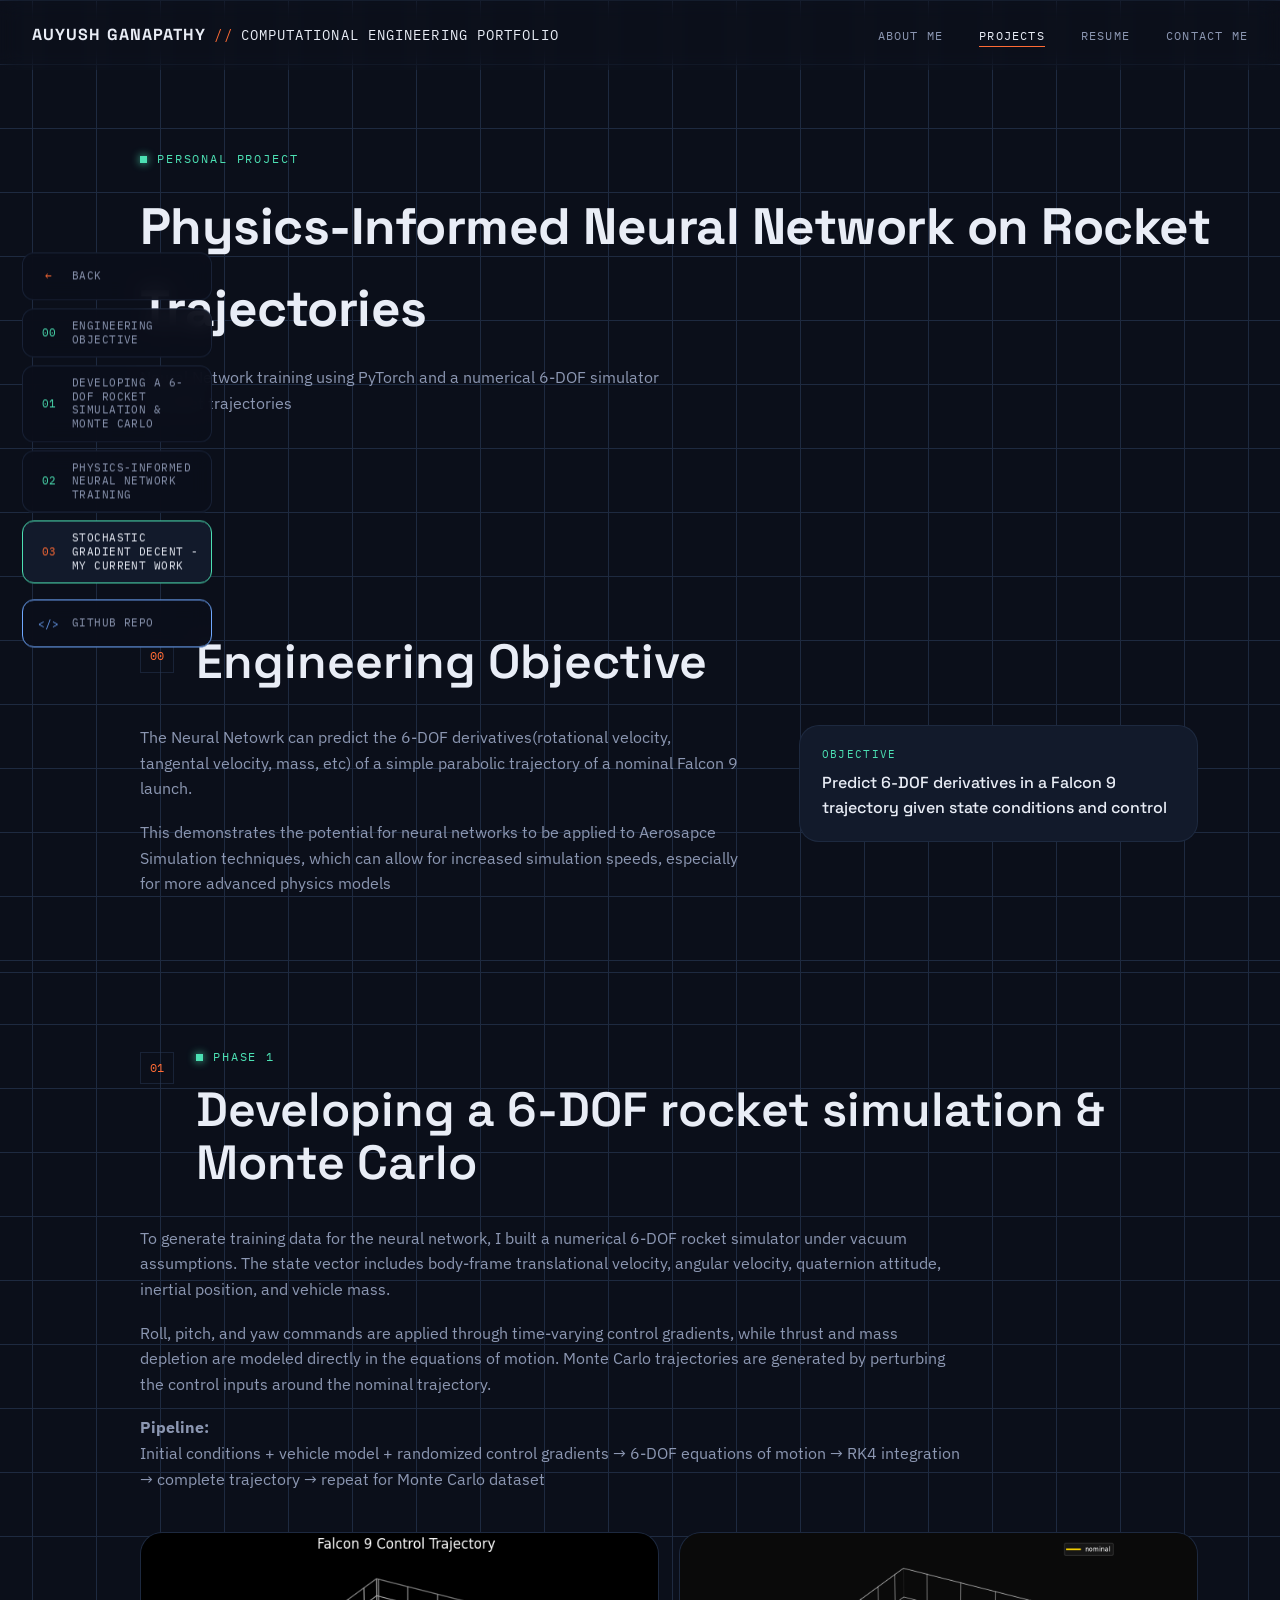
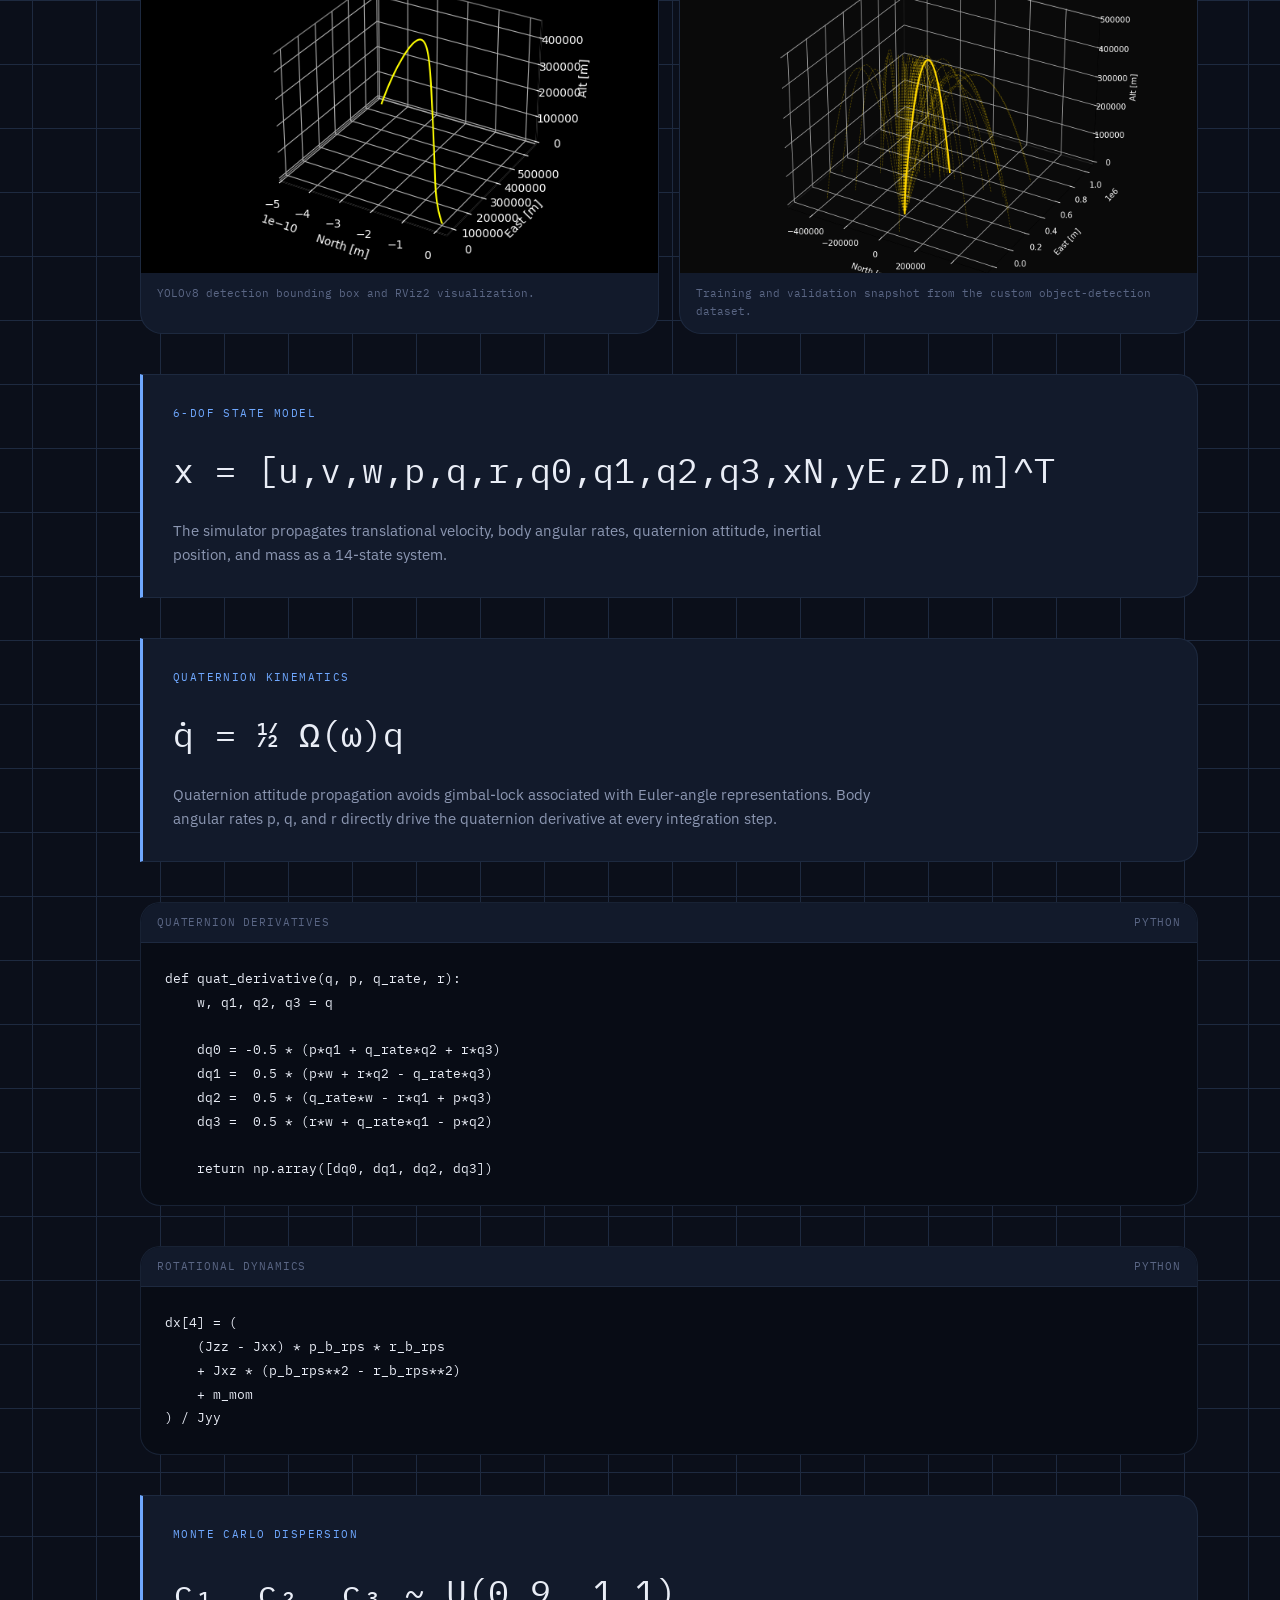
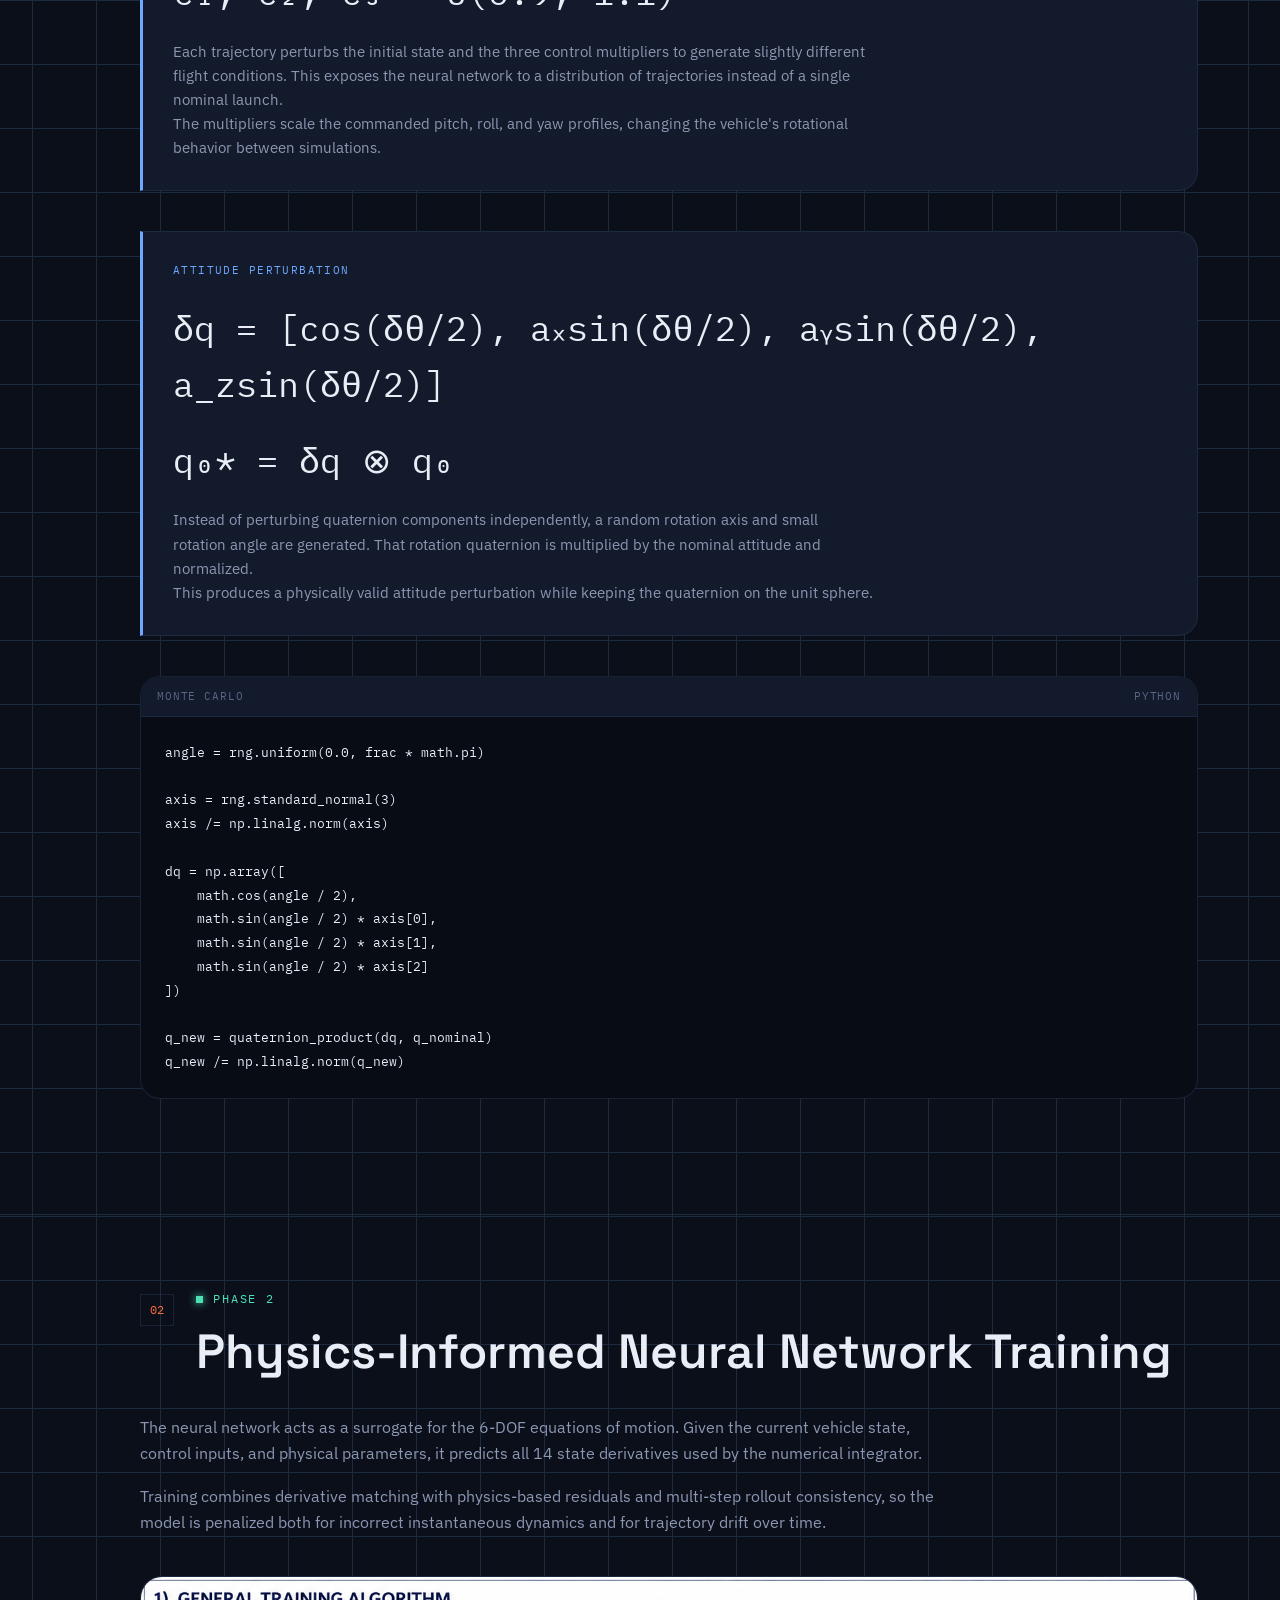
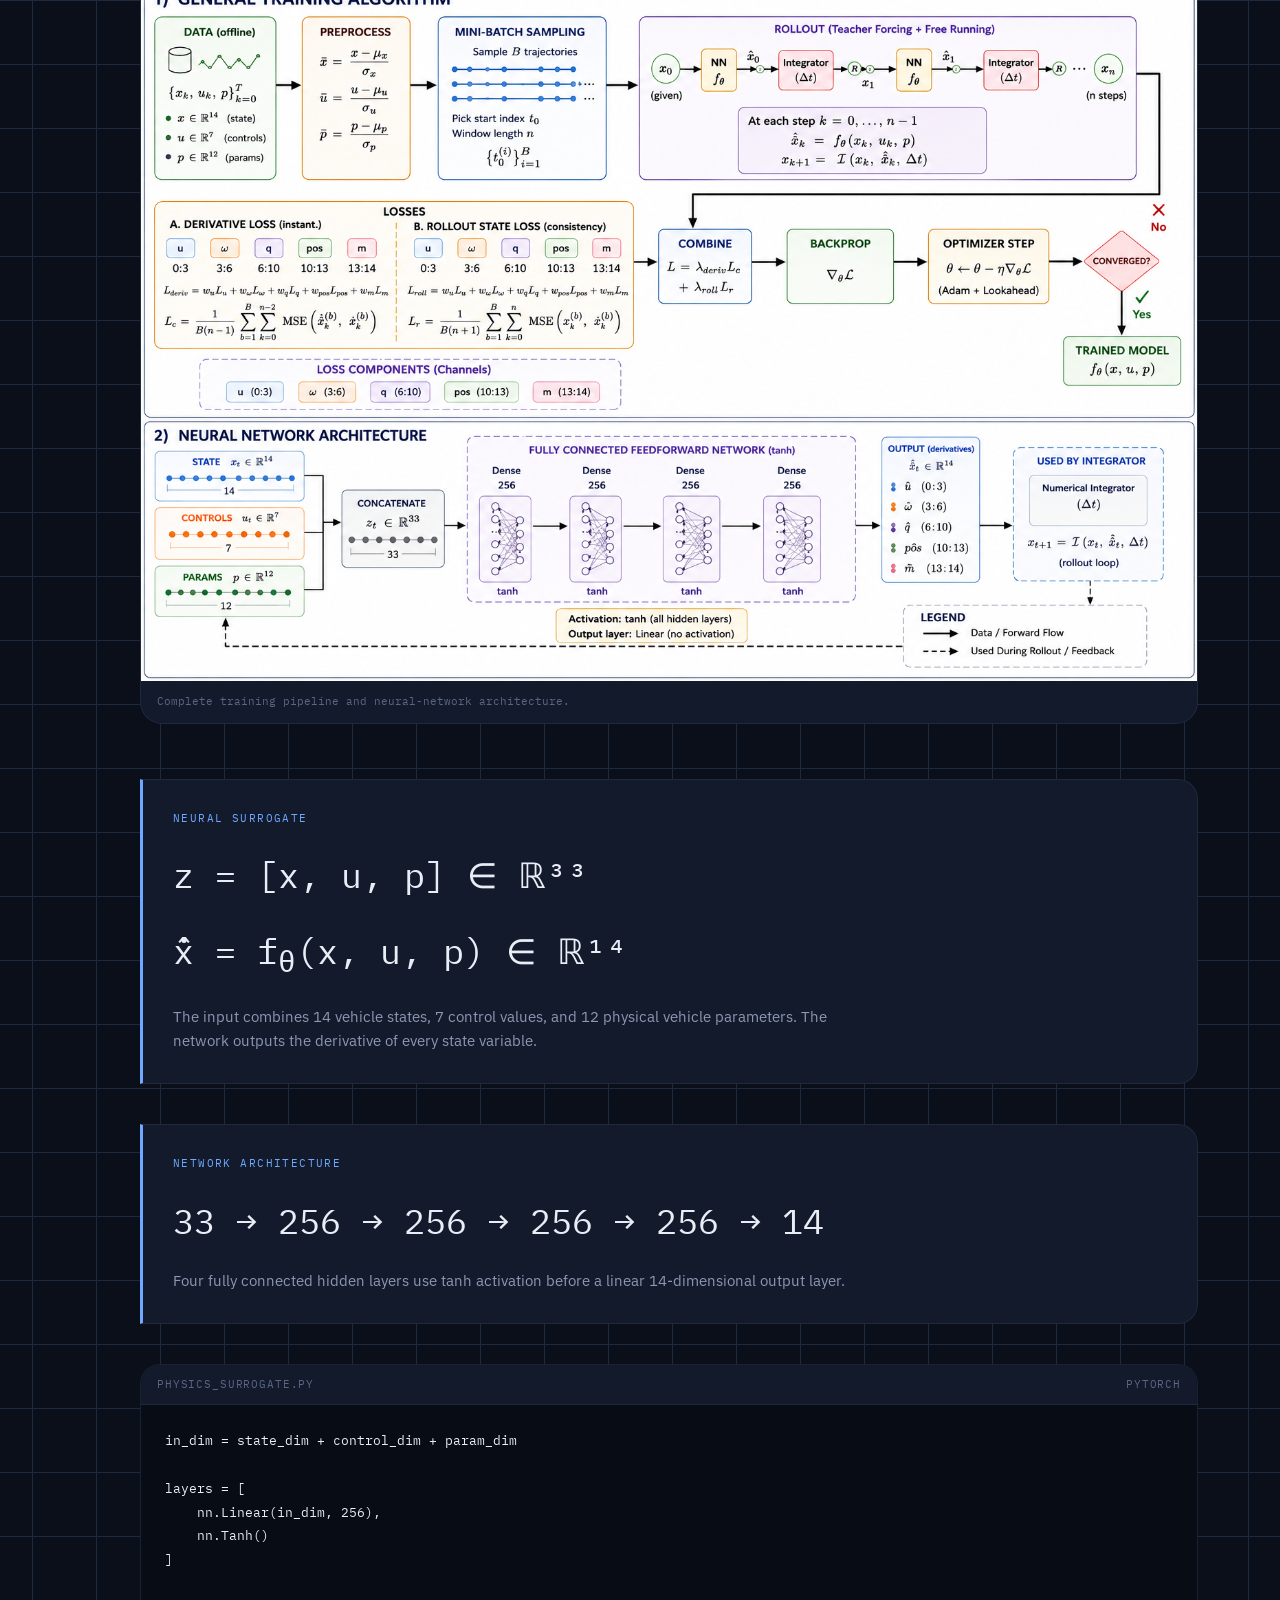
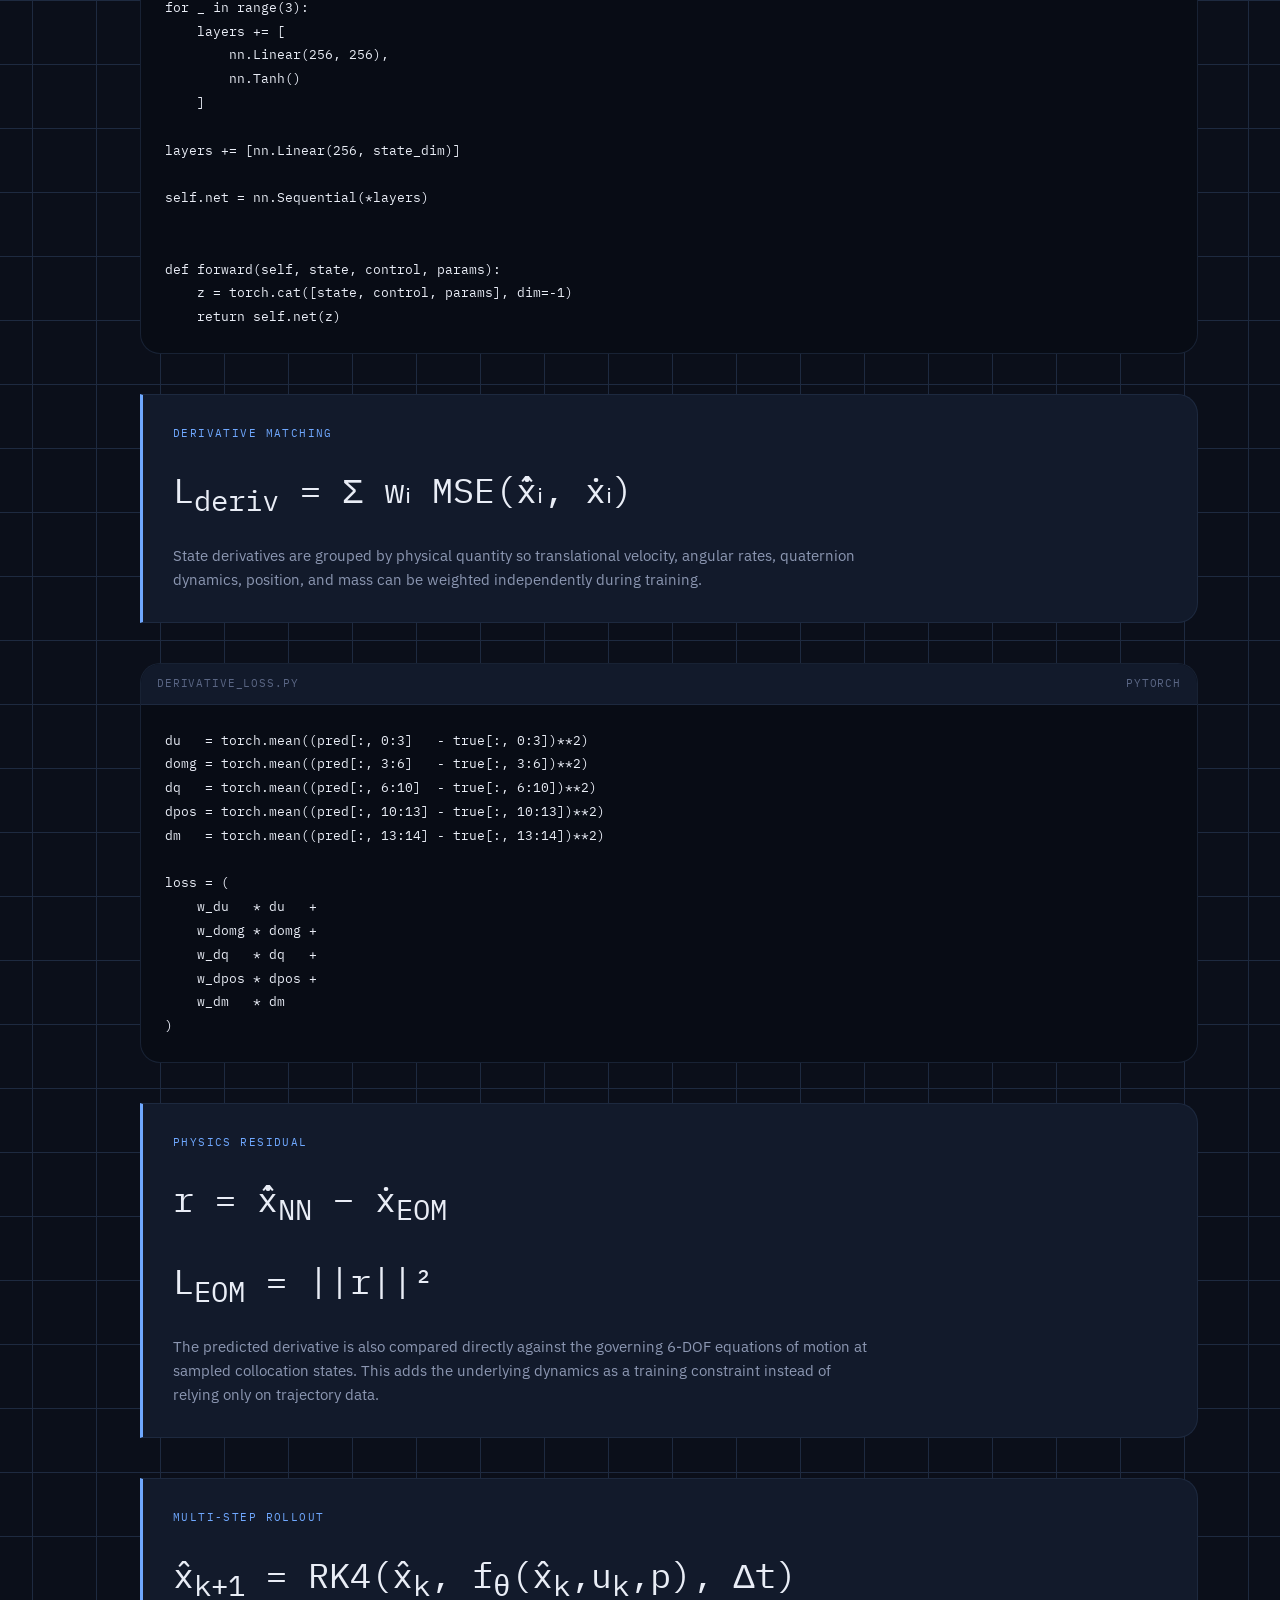
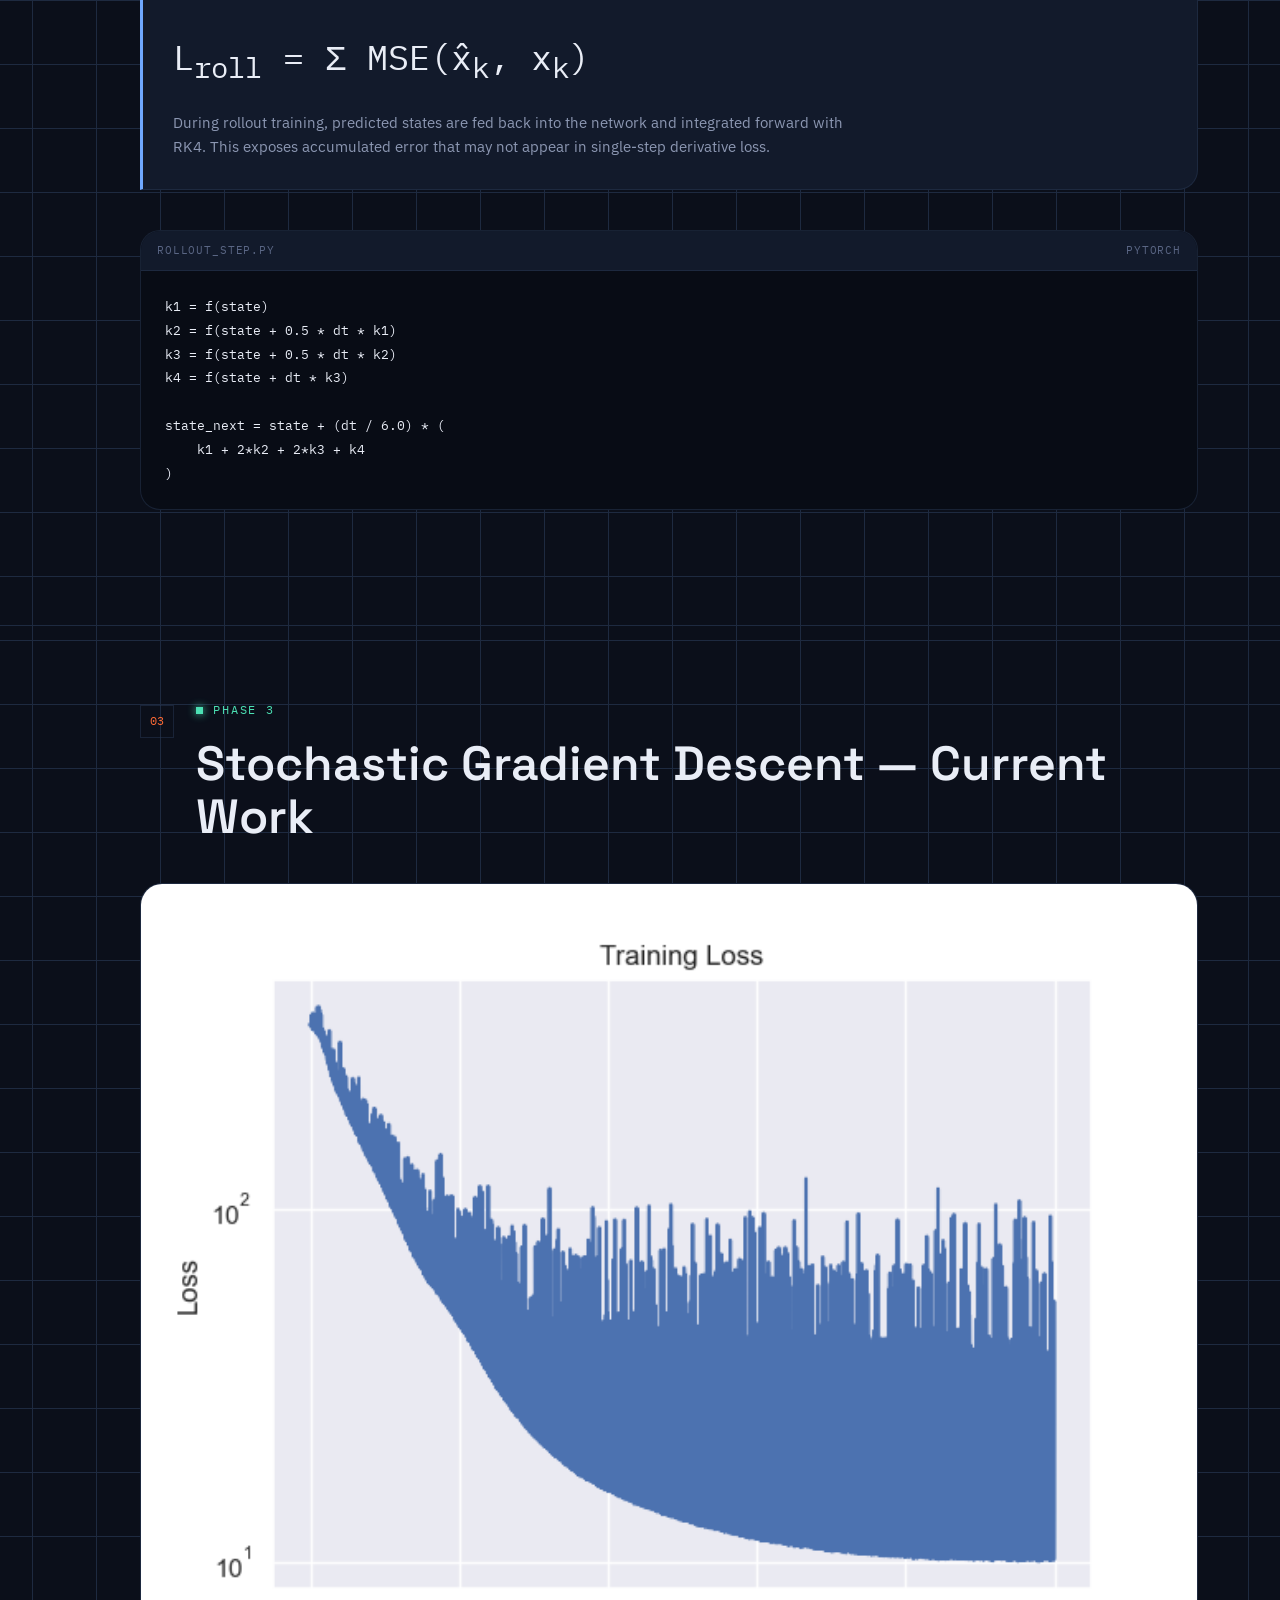
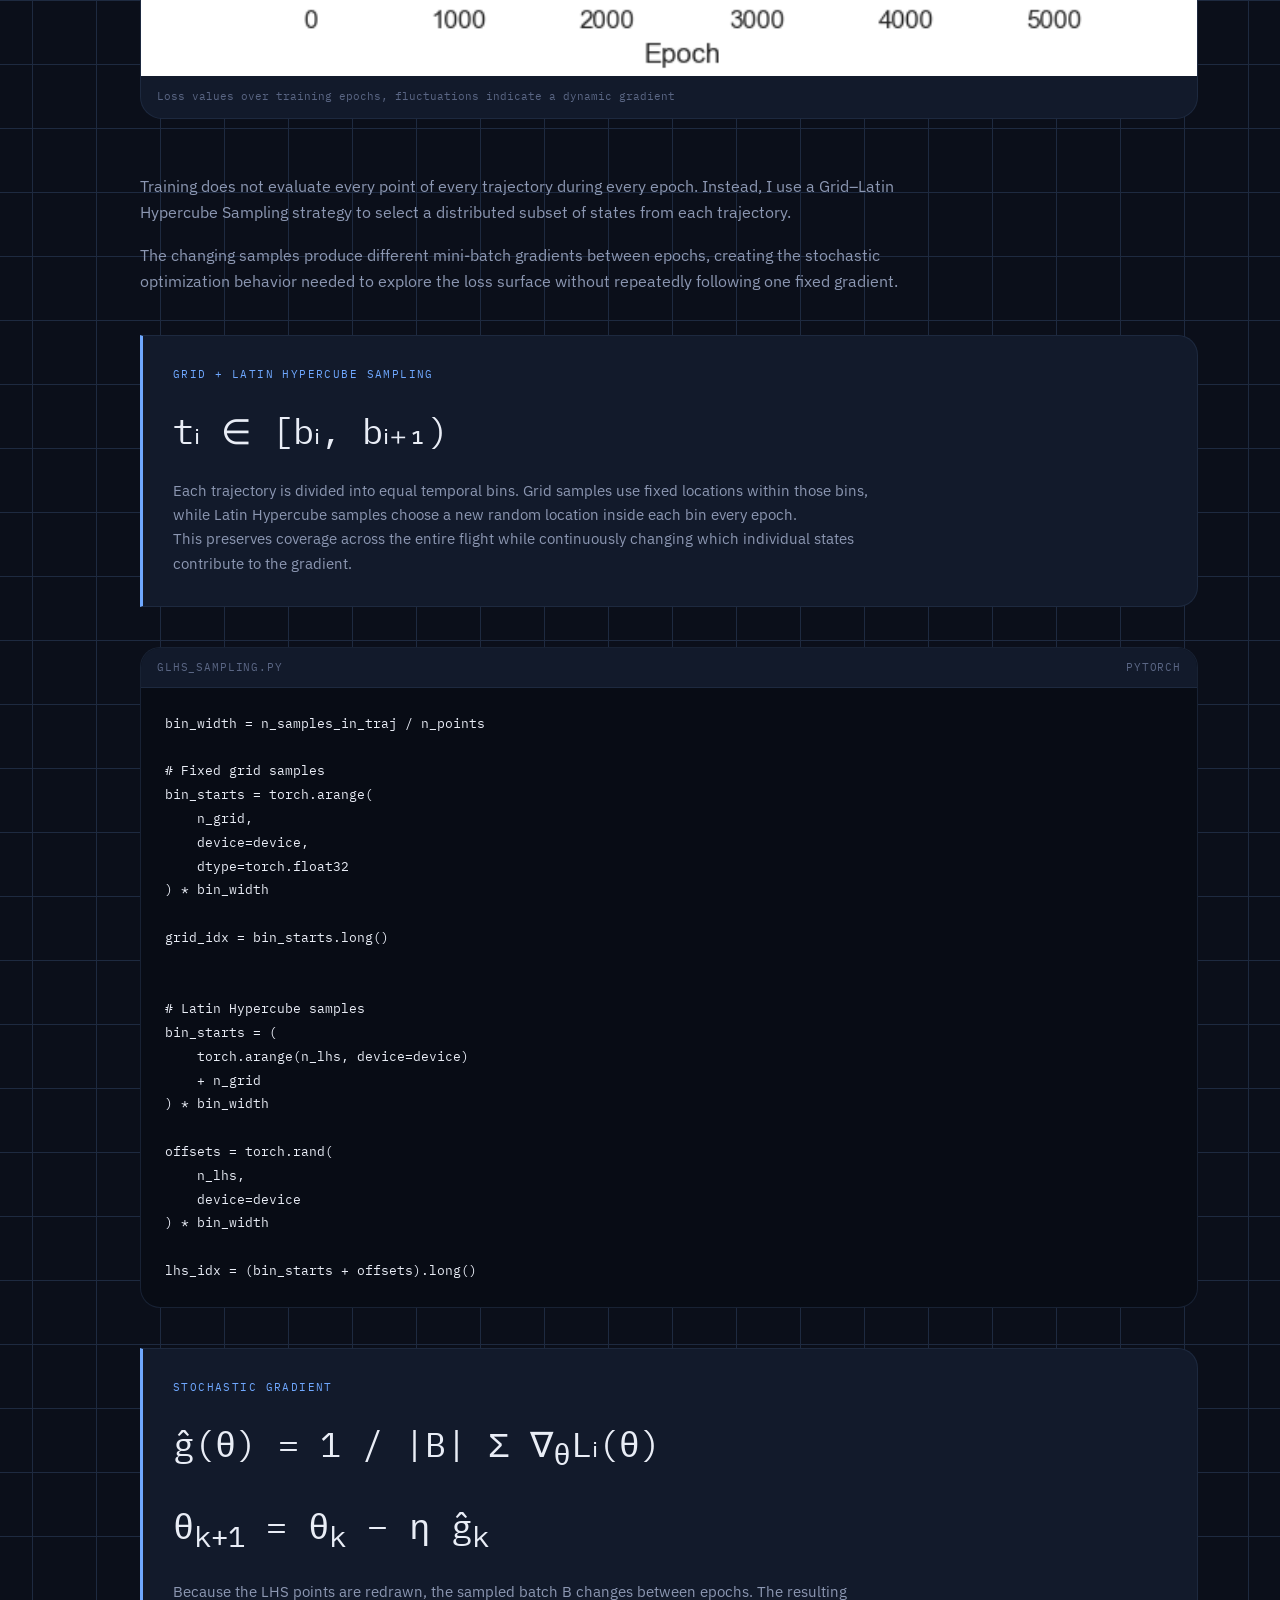
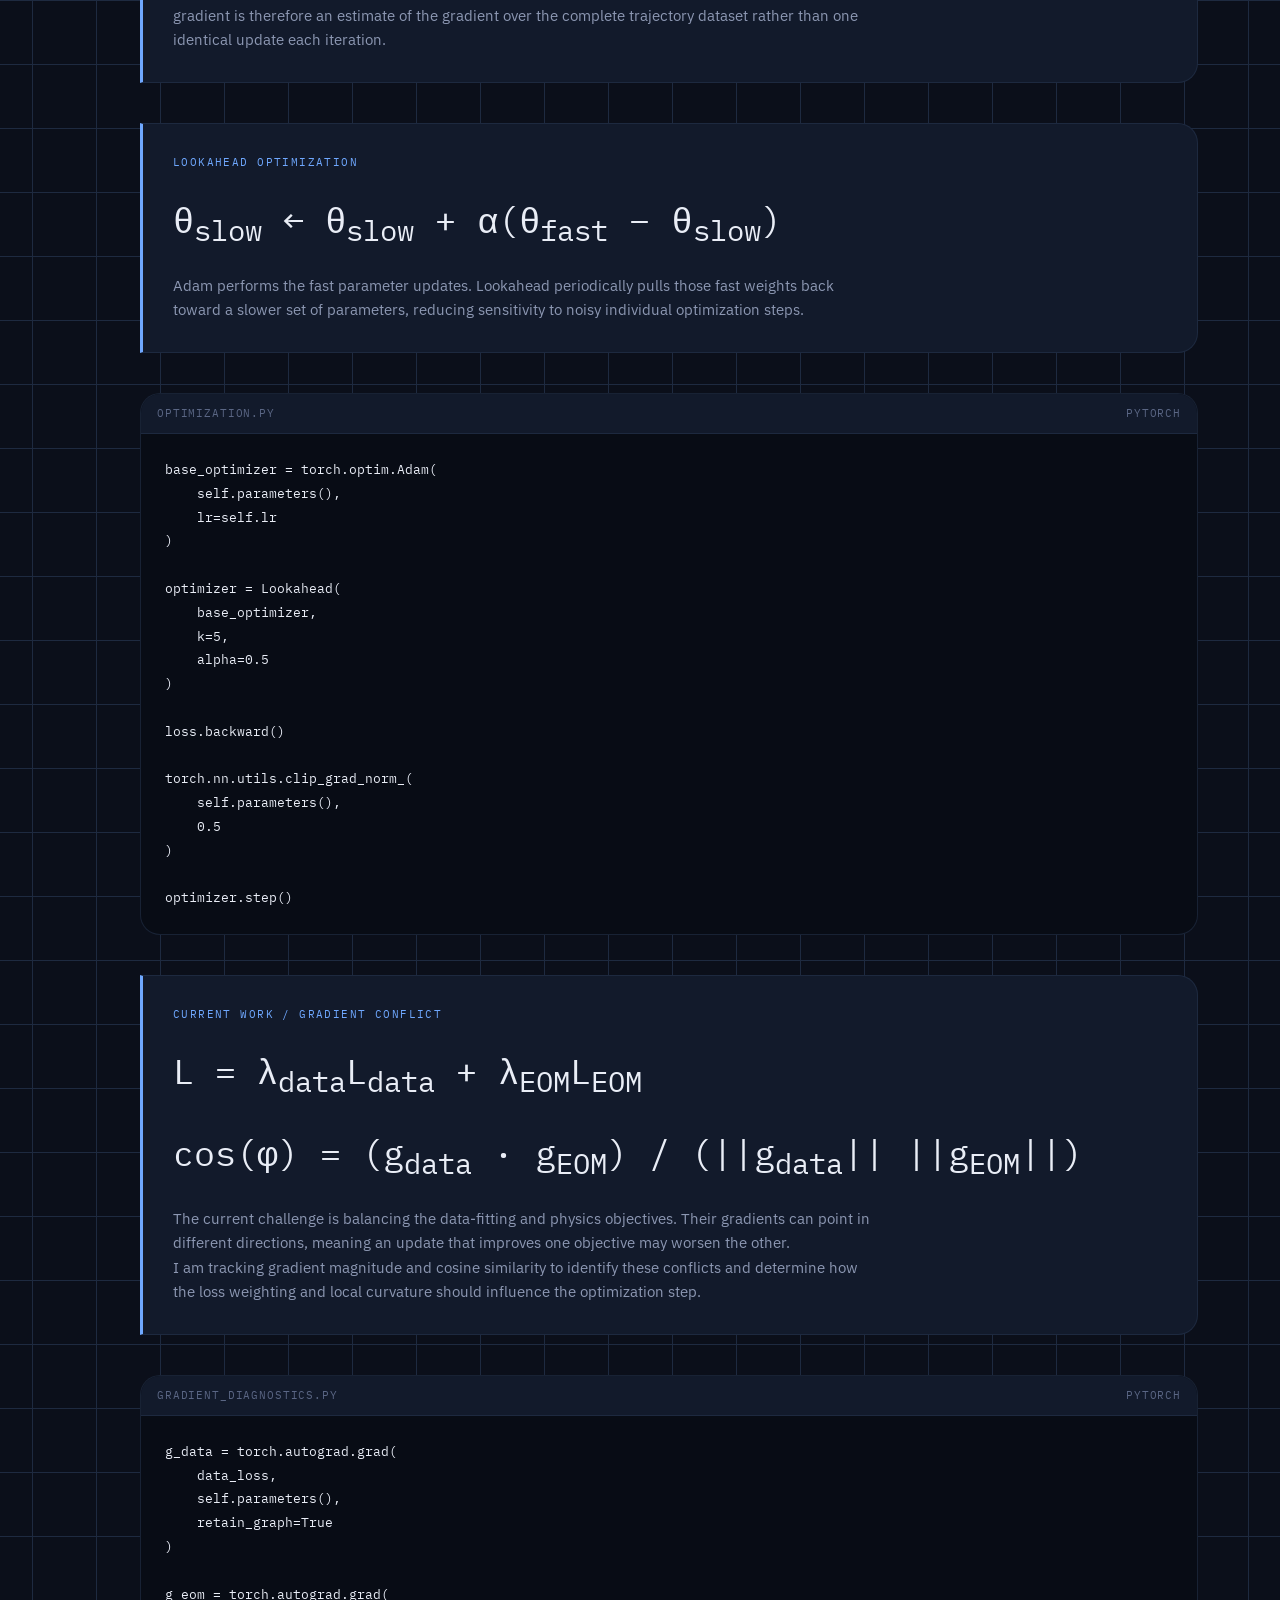
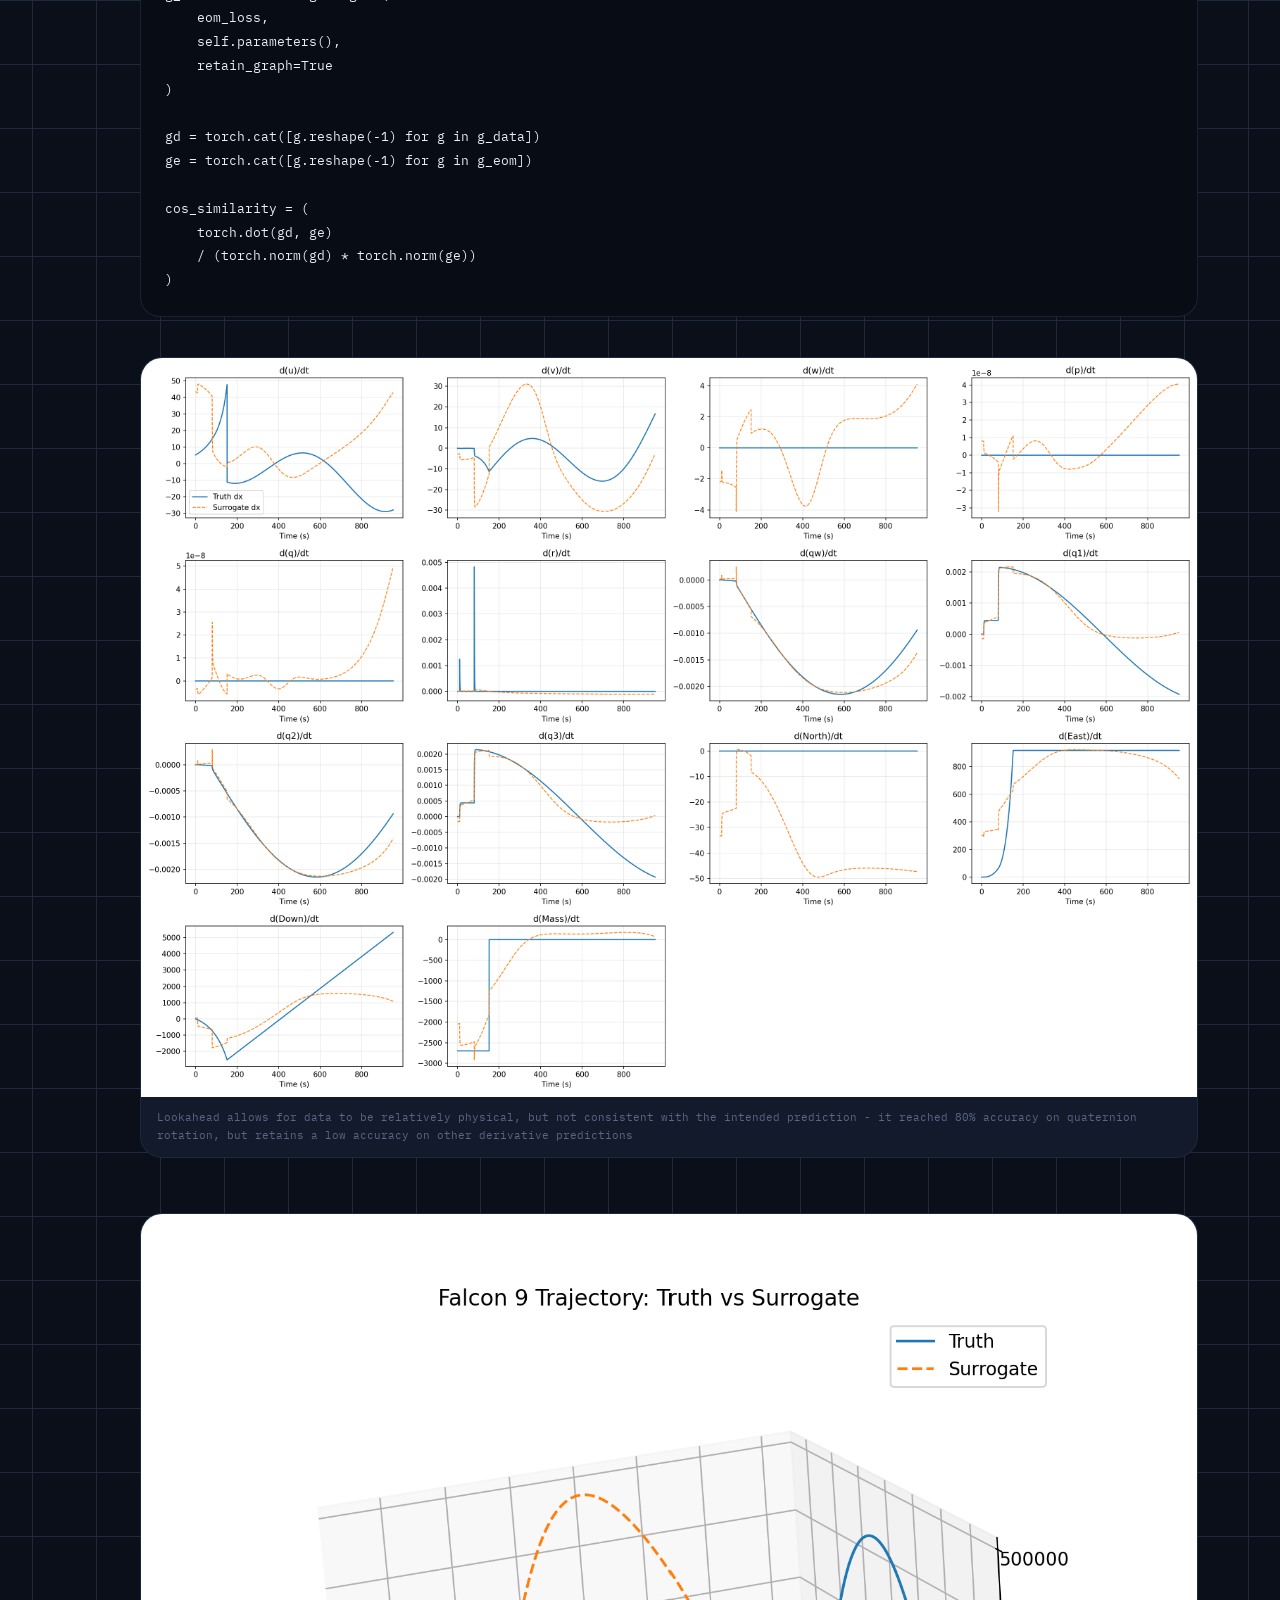
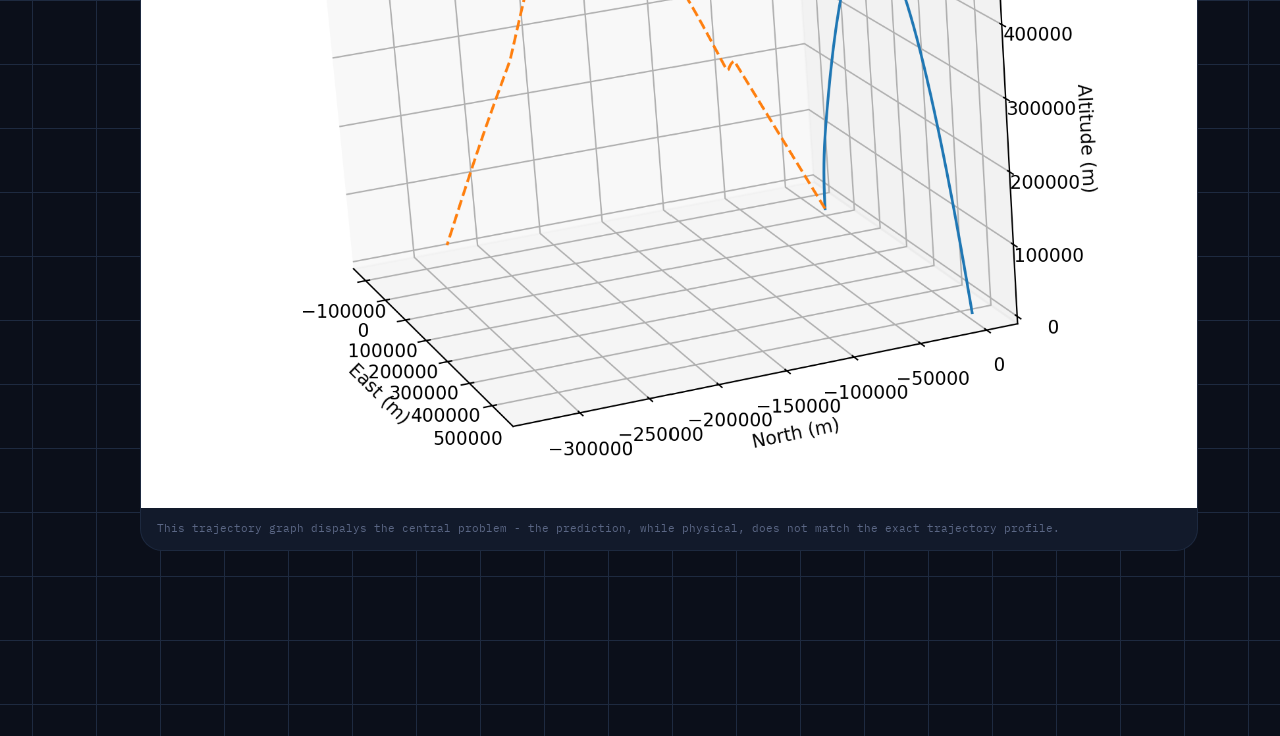
<file: projects/pinn.html>
<!DOCTYPE html>
<html lang="en">
<head>
<meta charset="UTF-8">
<meta name="viewport" content="width=device-width, initial-scale=1.0">
<title>Auyush Ganapathy - Portfolio</title>
<link rel="preconnect" href="https://fonts.googleapis.com">
<link rel="preconnect" href="https://fonts.gstatic.com" crossorigin>
<link href="https://fonts.googleapis.com/css2?family=Space+Grotesk:wght@400;500;600;700&family=IBM+Plex+Sans:wght@400;500;600&family=IBM+Plex+Mono:wght@400;500;600&display=swap" rel="stylesheet">
<link rel="stylesheet" href="../styles.css">
</head>
<body>

<header>
  <div class="logo"><strong>AUYUSH GANAPATHY</strong><span>//</span>COMPUTATIONAL ENGINEERING PORTFOLIO</div>
  <nav>
    <ul>
      <li><a href="../index.html">About Me</a></li>
      <li><a href="../projects.html" aria-current="page">Projects</a></li>
      <li><a href="../resume.html">Resume</a></li>
      <li><a href="../contact.html">Contact Me</a></li>
    </ul>
  </nav>
</header>


<div class="page-header">

  <div class="page-header-inner">

    <div>

      <div class="eyebrow">
        PERSONAL PROJECT
      </div>

      <h1>Physics-Informed Neural Network on Rocket Trajectories</h1>

      <p>
        Neural Network training using PyTorch and a numerical 6-DOF simulator
        of rocket trajectories 
      </p>

    </div>

  </div>

</div>

<main class="case-study">

  <aside class="project-side-nav">

  <!-- BACK -->
  <a
    href="../projects.html"
    class="side-nav-button side-nav-back"
  >
    <span class="side-nav-number">←</span>
    <span class="side-nav-text">Back</span>
  </a>


  <!-- OBJECTIVE -->
  <a
    href="#engineering-objective"
    class="side-nav-button"
  >
    <span class="side-nav-number">00</span>
    <span class="side-nav-text">Engineering Objective</span>
  </a>


  <!-- PHASE 1 -->
  <a
    href="#phase-1"
    class="side-nav-button"
  >
    <span class="side-nav-number">01</span>
    <span class="side-nav-text">Developing a 6-DOF rocket simulation & Monte Carlo</span>
  </a>


  <!-- PHASE 2 -->
  <a
    href="#phase-2"
    class="side-nav-button"
  >
    <span class="side-nav-number">02</span>
    <span class="side-nav-text">Physics-Informed Neural Network Training</span>
  </a>


  <!-- PHASE 3 -->
  <a
    href="#phase-3"
    class="side-nav-button"
  >
    <span class="side-nav-number">03</span>
    <span class="side-nav-text">Stochastic Gradient Decent - My Current Work</span>
  </a>



  <!-- GITHUB -->
  <a
    href="https://github.com/Auyushg/project_nova"
    class="side-nav-button side-nav-github"
    target="_blank"
    rel="noopener noreferrer"
  >
    <span class="side-nav-number">&lt;/&gt;</span>
    <span class="side-nav-text">GitHub Repo</span>
  </a>



</aside>

    <section class="case-section"  id="engineering-objective">

    <div class="wrap">

      <div class="case-section-heading">

        <span class="case-number">00</span>

        <div>
          <h2>Engineering Objective</h2>
        </div>

      </div>


      <div class="case-two-column">

        <div class="case-copy">

          <p>
           The Neural Netowrk can predict the 6-DOF derivatives(rotational velocity, tangental velocity, mass, etc) of a simple parabolic trajectory of a nominal Falcon 9 launch.

          </p>

          <p>
            This demonstrates the potential for neural networks to be applied to Aerosapce Simulation techniques, which can allow for increased
            simulation speeds, especially for more advanced physics models
          </p>

        </div>


        <div class="engineering-specs">

          <div class="spec">
            <span>OBJECTIVE</span>
            <strong>Predict 6-DOF derivatives in a Falcon 9 trajectory 
              given state conditions and control</strong>
          </div>
          </div>

        </div>

      </div>

    </div>

  </section>

  <section class="case-section" id="phase-1">

  <div class="wrap">

    <div class="case-section-heading">

      <span class="case-number">01</span>

      <div>
        <div class="eyebrow">Phase 1</div>
        <h2>Developing a 6-DOF rocket simulation & Monte Carlo</h2>
      </div>

    </div>


    <!-- OVERVIEW -->

    <div class="case-copy case-copy-wide">

  <p>
    To generate training data for the neural network, I built a numerical
    6-DOF rocket simulator under vacuum assumptions. The state vector includes
    body-frame translational velocity, angular velocity, quaternion attitude,
    inertial position, and vehicle mass.
  </p>

  <p>
    Roll, pitch, and yaw commands are applied through time-varying control
    gradients, while thrust and mass depletion are modeled directly in the
    equations of motion. Monte Carlo trajectories are generated by perturbing
    the control inputs around the nominal trajectory.
  </p>

  <p>
    <strong>Pipeline:</strong><br>
    Initial conditions + vehicle model + randomized control gradients →
    6-DOF equations of motion →
    RK4 integration →
    complete trajectory →
    repeat for Monte Carlo dataset
  </p>

</div>


    <!-- PHOTO AREA -->

    <div class="project-media-grid">

      <figure class="project-media">

        <img
          src="../resources/pinn/nominal_traj.png"
          alt="Base trajectory for a Falcon 9 launch headed east"
        >

        <figcaption>
          YOLOv8 detection bounding box and RViz2 visualization.
        </figcaption>

      </figure>


      <figure class="project-media">

        <img
          src="../resources/pinn/all_traj.png"
          alt="All 50 trajectories with rotations perturbed for training"
        >

        <figcaption>
          Training and validation snapshot from the custom object-detection dataset.
        </figcaption>

      </figure>

    </div>
    <div class="technical-block">

  <div class="technical-label">
    6-DOF STATE MODEL
    </div>

    <div class="equation">
      x =
      [u,v,w,p,q,r,q0,q1,q2,q3,xN,yE,zD,m]^T
    </div>

    <p>
      The simulator propagates translational velocity, body angular rates,
      quaternion attitude, inertial position, and mass as a 14-state system.
    </p>

  </div>
  <div class="technical-block">

  <div class="technical-label">
    QUATERNION KINEMATICS
  </div>

  <div class="equation">
    q̇ = ½ Ω(ω)q
  </div>

  <p>
    Quaternion attitude propagation avoids gimbal-lock associated with
    Euler-angle representations. Body angular rates p, q, and r directly drive
    the quaternion derivative at every integration step.
  </p>

</div>
<div class="code-block">

  <div class="code-header">
    <span>QUATERNION DERIVATIVES</span>
    <span>PYTHON</span>
  </div>

<pre><code>def quat_derivative(q, p, q_rate, r):
    w, q1, q2, q3 = q

    dq0 = -0.5 * (p*q1 + q_rate*q2 + r*q3)
    dq1 =  0.5 * (p*w + r*q2 - q_rate*q3)
    dq2 =  0.5 * (q_rate*w - r*q1 + p*q3)
    dq3 =  0.5 * (r*w + q_rate*q1 - p*q2)

    return np.array([dq0, dq1, dq2, dq3])</code></pre>

</div>
<div class="code-block">

  <div class="code-header">
    <span>ROTATIONAL DYNAMICS</span>
    <span>PYTHON</span>
  </div>

<pre><code>dx[4] = (
    (Jzz - Jxx) * p_b_rps * r_b_rps
    + Jxz * (p_b_rps**2 - r_b_rps**2)
    + m_mom
) / Jyy</code></pre>

</div>
<div class="technical-block">

  <div class="technical-label">
    MONTE CARLO DISPERSION
  </div>

  <div class="equation">
    c₁, c₂, c₃ ~ U(0.9, 1.1)
  </div>

  <p>
    Each trajectory perturbs the initial state and the three control
    multipliers to generate slightly different flight conditions.
    This exposes the neural network to a distribution of trajectories
    instead of a single nominal launch.
  </p>

  <p>
    The multipliers scale the commanded pitch, roll, and yaw profiles,
    changing the vehicle's rotational behavior between simulations.
  </p>

</div>
<div class="technical-block">

  <div class="technical-label">
    ATTITUDE PERTURBATION
  </div>

  <div class="equation">
    δq =
    [cos(δθ/2),
    aₓsin(δθ/2),
    aᵧsin(δθ/2),
    a_zsin(δθ/2)]
  </div>

  <div class="equation">
    q₀* = δq ⊗ q₀
  </div>

  <p>
    Instead of perturbing quaternion components independently, a random
    rotation axis and small rotation angle are generated. That rotation
    quaternion is multiplied by the nominal attitude and normalized.
  </p>

  <p>
    This produces a physically valid attitude perturbation while keeping
    the quaternion on the unit sphere.
  </p>

</div>
<div class="code-block">

  <div class="code-header">
    <span>MONTE CARLO</span>
    <span>PYTHON</span>
  </div>

<pre><code>angle = rng.uniform(0.0, frac * math.pi)

axis = rng.standard_normal(3)
axis /= np.linalg.norm(axis)

dq = np.array([
    math.cos(angle / 2),
    math.sin(angle / 2) * axis[0],
    math.sin(angle / 2) * axis[1],
    math.sin(angle / 2) * axis[2]
])

q_new = quaternion_product(dq, q_nominal)
q_new /= np.linalg.norm(q_new)</code></pre>

</div>

</section>

<section class="case-section" id="phase-2">

  <div class="wrap">

    <div class="case-section-heading">

      <span class="case-number">02</span>

      <div>
        <div class="eyebrow">Phase 2</div>
        <h2>Physics-Informed Neural Network Training</h2>
      </div>

    </div>


    <!-- SHORT OVERVIEW -->

    <div class="case-copy case-copy-wide">

      <p>
        The neural network acts as a surrogate for the 6-DOF equations of motion.
        Given the current vehicle state, control inputs, and physical parameters,
        it predicts all 14 state derivatives used by the numerical integrator.
      </p>

      <p>
        Training combines derivative matching with physics-based residuals and
        multi-step rollout consistency, so the model is penalized both for
        incorrect instantaneous dynamics and for trajectory drift over time.
      </p>

    </div>


    <!-- MAIN TRAINING GRAPHIC -->

    <figure class="project-media project-media-full">

      <img
        src="../resources/pinn/NN_diag.png"
        alt="Physics-informed neural network training algorithm and architecture"
      >

      <figcaption>
        Complete training pipeline and neural-network architecture.
      </figcaption>

    </figure>


    <!-- NETWORK INPUT / OUTPUT MATH -->

    <div class="technical-block">

      <div class="technical-label">
        NEURAL SURROGATE
      </div>

      <div class="equation">
        z = [x, u, p] ∈ ℝ³³
      </div>

      <div class="equation">
        ẋ̂ = f<sub>θ</sub>(x, u, p) ∈ ℝ¹⁴
      </div>

      <p>
        The input combines 14 vehicle states, 7 control values, and
        12 physical vehicle parameters. The network outputs the derivative
        of every state variable.
      </p>

    </div>


    <!-- ARCHITECTURE -->

    <div class="technical-block">

      <div class="technical-label">
        NETWORK ARCHITECTURE
      </div>

      <div class="equation">
        33 → 256 → 256 → 256 → 256 → 14
      </div>

      <p>
        Four fully connected hidden layers use tanh activation before a
        linear 14-dimensional output layer.
      </p>

    </div>


    <!-- CODE -->

    <div class="code-block">

      <div class="code-header">
        <span>PHYSICS_SURROGATE.PY</span>
        <span>PYTORCH</span>
      </div>

<pre><code>in_dim = state_dim + control_dim + param_dim

layers = [
    nn.Linear(in_dim, 256),
    nn.Tanh()
]

for _ in range(3):
    layers += [
        nn.Linear(256, 256),
        nn.Tanh()
    ]

layers += [nn.Linear(256, state_dim)]

self.net = nn.Sequential(*layers)


def forward(self, state, control, params):
    z = torch.cat([state, control, params], dim=-1)
    return self.net(z)</code></pre>

    </div>


    <!-- DERIVATIVE LOSS -->

    <div class="technical-block">

      <div class="technical-label">
        DERIVATIVE MATCHING
      </div>

      <div class="equation">
        L<sub>deriv</sub> =
        Σ wᵢ MSE(ẋ̂ᵢ, ẋᵢ)
      </div>

      <p>
        State derivatives are grouped by physical quantity so translational
        velocity, angular rates, quaternion dynamics, position, and mass can
        be weighted independently during training.
      </p>

    </div>


    <div class="code-block">

      <div class="code-header">
        <span>DERIVATIVE_LOSS.PY</span>
        <span>PYTORCH</span>
      </div>

<pre><code>du   = torch.mean((pred[:, 0:3]   - true[:, 0:3])**2)
domg = torch.mean((pred[:, 3:6]   - true[:, 3:6])**2)
dq   = torch.mean((pred[:, 6:10]  - true[:, 6:10])**2)
dpos = torch.mean((pred[:, 10:13] - true[:, 10:13])**2)
dm   = torch.mean((pred[:, 13:14] - true[:, 13:14])**2)

loss = (
    w_du   * du   +
    w_domg * domg +
    w_dq   * dq   +
    w_dpos * dpos +
    w_dm   * dm
)</code></pre>

    </div>


    <!-- PHYSICS INFORMED LOSS -->

    <div class="technical-block">

      <div class="technical-label">
        PHYSICS RESIDUAL
      </div>

      <div class="equation">
        r =
        ẋ̂<sub>NN</sub> − ẋ<sub>EOM</sub>
      </div>

      <div class="equation">
        L<sub>EOM</sub> =
        ||r||²
      </div>

      <p>
        The predicted derivative is also compared directly against the
        governing 6-DOF equations of motion at sampled collocation states.
        This adds the underlying dynamics as a training constraint instead
        of relying only on trajectory data.
      </p>

    </div>


    <!-- ROLLOUT -->

    <div class="technical-block">

      <div class="technical-label">
        MULTI-STEP ROLLOUT
      </div>

      <div class="equation">
        x̂<sub>k+1</sub> =
        RK4(x̂<sub>k</sub>, f<sub>θ</sub>(x̂<sub>k</sub>,u<sub>k</sub>,p), Δt)
      </div>

      <div class="equation">
        L<sub>roll</sub> =
        Σ MSE(x̂<sub>k</sub>, x<sub>k</sub>)
      </div>

      <p>
        During rollout training, predicted states are fed back into the
        network and integrated forward with RK4. This exposes accumulated
        error that may not appear in single-step derivative loss.
      </p>

    </div>


    <div class="code-block">

      <div class="code-header">
        <span>ROLLOUT_STEP.PY</span>
        <span>PYTORCH</span>
      </div>

<pre><code>k1 = f(state)
k2 = f(state + 0.5 * dt * k1)
k3 = f(state + 0.5 * dt * k2)
k4 = f(state + dt * k3)

state_next = state + (dt / 6.0) * (
    k1 + 2*k2 + 2*k3 + k4
)</code></pre>

    </div>

  </div>

</section>

<section class="case-section" id="phase-3">

  <div class="wrap">

    <div class="case-section-heading">

      <span class="case-number">03</span>

      <div>
        <div class="eyebrow">Phase 3</div>
        <h2>Stochastic Gradient Descent — Current Work</h2>
      </div>

    </div>


    <!-- TOP IMAGE -->

    <figure class="project-media project-media-full">

      <img
        src="../resources/pinn/loss.png"
        alt="GLHS sampling visualization across training trajectories"
      >

      <figcaption>
        Loss values over training epochs, fluctuations indicate a dynamic gradient
      </figcaption>

    </figure>


    <!-- OVERVIEW -->

    <div class="case-copy case-copy-wide">

      <p>
        Training does not evaluate every point of every trajectory during
        every epoch. Instead, I use a Grid–Latin Hypercube Sampling strategy
        to select a distributed subset of states from each trajectory.
      </p>

      <p>
        The changing samples produce different mini-batch gradients between
        epochs, creating the stochastic optimization behavior needed to explore
        the loss surface without repeatedly following one fixed gradient.
      </p>

    </div>


    <!-- GLHS -->

    <div class="technical-block">

      <div class="technical-label">
        GRID + LATIN HYPERCUBE SAMPLING
      </div>

      <div class="equation">
        tᵢ ∈ [bᵢ, bᵢ₊₁)
      </div>

      <p>
        Each trajectory is divided into equal temporal bins. Grid samples use
        fixed locations within those bins, while Latin Hypercube samples choose
        a new random location inside each bin every epoch.
      </p>

      <p>
        This preserves coverage across the entire flight while continuously
        changing which individual states contribute to the gradient.
      </p>

    </div>


    <div class="code-block">

      <div class="code-header">
        <span>GLHS_SAMPLING.PY</span>
        <span>PYTORCH</span>
      </div>

<pre><code>bin_width = n_samples_in_traj / n_points

# Fixed grid samples
bin_starts = torch.arange(
    n_grid,
    device=device,
    dtype=torch.float32
) * bin_width

grid_idx = bin_starts.long()


# Latin Hypercube samples
bin_starts = (
    torch.arange(n_lhs, device=device)
    + n_grid
) * bin_width

offsets = torch.rand(
    n_lhs,
    device=device
) * bin_width

lhs_idx = (bin_starts + offsets).long()</code></pre>

    </div>


    <!-- STOCHASTIC GRADIENT -->

    <div class="technical-block">

      <div class="technical-label">
        STOCHASTIC GRADIENT
      </div>

      <div class="equation">
        ĝ(θ) =
        1 / |B|
        Σ ∇<sub>θ</sub>Lᵢ(θ)
      </div>

      <div class="equation">
        θ<sub>k+1</sub> =
        θ<sub>k</sub> − η ĝ<sub>k</sub>
      </div>

      <p>
        Because the LHS points are redrawn, the sampled batch B changes between
        epochs. The resulting gradient is therefore an estimate of the gradient
        over the complete trajectory dataset rather than one identical update
        each iteration.
      </p>

    </div>


    <!-- LOOKAHEAD -->

    <div class="technical-block">

      <div class="technical-label">
        LOOKAHEAD OPTIMIZATION
      </div>

      <div class="equation">
        θ<sub>slow</sub> ←
        θ<sub>slow</sub> +
        α(θ<sub>fast</sub> − θ<sub>slow</sub>)
      </div>

      <p>
        Adam performs the fast parameter updates. Lookahead periodically pulls
        those fast weights back toward a slower set of parameters, reducing
        sensitivity to noisy individual optimization steps.
      </p>

    </div>


    <div class="code-block">

      <div class="code-header">
        <span>OPTIMIZATION.PY</span>
        <span>PYTORCH</span>
      </div>

<pre><code>base_optimizer = torch.optim.Adam(
    self.parameters(),
    lr=self.lr
)

optimizer = Lookahead(
    base_optimizer,
    k=5,
    alpha=0.5
)

loss.backward()

torch.nn.utils.clip_grad_norm_(
    self.parameters(),
    0.5
)

optimizer.step()</code></pre>

    </div>


    <!-- CURRENT PROBLEM -->

    <div class="technical-block sharp-turn-block">

      <div class="technical-label">
        CURRENT WORK / GRADIENT CONFLICT
      </div>

      <div class="equation">
        L =
        λ<sub>data</sub>L<sub>data</sub>
        +
        λ<sub>EOM</sub>L<sub>EOM</sub>
      </div>

      <div class="equation">
        cos(φ) =
        (g<sub>data</sub> · g<sub>EOM</sub>)
        /
        (||g<sub>data</sub>|| ||g<sub>EOM</sub>||)
      </div>

      <p>
        The current challenge is balancing the data-fitting and physics
        objectives. Their gradients can point in different directions,
        meaning an update that improves one objective may worsen the other.
      </p>

      <p>
        I am tracking gradient magnitude and cosine similarity to identify
        these conflicts and determine how the loss weighting and local
        curvature should influence the optimization step.
      </p>

    </div>


    <div class="code-block">

      <div class="code-header">
        <span>GRADIENT_DIAGNOSTICS.PY</span>
        <span>PYTORCH</span>
      </div>

<pre><code>g_data = torch.autograd.grad(
    data_loss,
    self.parameters(),
    retain_graph=True
)

g_eom = torch.autograd.grad(
    eom_loss,
    self.parameters(),
    retain_graph=True
)

gd = torch.cat([g.reshape(-1) for g in g_data])
ge = torch.cat([g.reshape(-1) for g in g_eom])

cos_similarity = (
    torch.dot(gd, ge)
    / (torch.norm(gd) * torch.norm(ge))
)</code></pre>

    </div>


    <!-- BOTTOM IMAGE -->

    <figure class="project-media project-media-full">

      <img
        src="../resources/pinn/dpred.png"
        alt="Prediction accuracy graph"
      >

      <figcaption>
        Lookahead allows for data to be relatively physical, but not consistent with
        the intended prediction - it reached 80% accuracy on quaternion rotation, but retains a 
        low accuracy on other derivative predictions
      </figcaption>

    </figure>
    <figure class="project-media project-media-full">

      <img
        src="../resources/pinn/traj.png"
        alt="Prediction accuracy graph"
      >

      <figcaption>
        This trajectory graph dispalys the central problem - the prediction, while physical, does 
        not match the exact trajectory profile.
      </figcaption>

    </figure>

  </div>

</section>
</main>


<footer>
</footer>

<script src="../script.js"></script>
</body>
</html>
</file>
<file: styles.css>
/* ===== Hero photo lockup (add to styles.css) ===== */
.hero-lockup{
  display:flex;
  align-items:flex-start;
  gap:48px;
  flex-direction:row-reverse;
}
.hero-text{flex:1; min-width:0;}

.hero-id{
  width:360px;
  flex-shrink:0;
  display:flex;
  flex-direction:column;
  gap:12px;
}
.hero-id-photo{
  aspect-ratio:3/4;
  background:var(--bg-panel);
  border:1px solid var(--grid-line-strong);
  position:relative;
  overflow:hidden;
  display:flex;
  align-items:center;
  justify-content:center;
}
.hero-id-photo img{
  width:100%;
  height:100%;
  object-fit:cover;
  display:block;
}
.hero-id-photo .placeholder-text{
  font-family:var(--font-mono);
  font-size:0.68rem;
  color:var(--ink-faint);
  text-align:center;
  padding:14px;
  letter-spacing:0.05em;
  line-height:1.5;
}
.hero-id-label{
  font-family:var(--font-mono);
  font-size:0.68rem;
  letter-spacing:0.1em;
  color:var(--accent-signal);
  text-transform:uppercase;
  text-align:center;
}

@media (max-width:760px){
  .hero-lockup{flex-direction:column; align-items:flex-start;}
  .hero-id{width:140px;}
}




:root{
  --bg-void:#0B0F1A;
  --bg-panel:#121A2B;
  --grid-line:#1E2A40;
  --grid-line-strong:#28395480;
  --ink:#E9EDF6;
  --ink-dim:#8C97B2;
  --ink-faint:#5A6684;
  --accent-thrust:#FF6B35;
  --accent-thrust-dim:#FF6B3533;
  --accent-signal:#4CE0B3;
  --accent-signal-dim:#4CE0B333;
  --accent-chalk:#6FA8FF;
  --accent-chalk-dim:#6FA8FF33;
  --font-display:'Space Grotesk', sans-serif;
  --font-body:'IBM Plex Sans', sans-serif;
  --font-mono:'IBM Plex Mono', monospace;
  --container: 1180px;
}

*{margin:0;padding:0;box-sizing:border-box;}
html{scroll-behavior:smooth;}
@media (prefers-reduced-motion: reduce){
  html{scroll-behavior:auto;}
  *{animation-duration:0.01ms !important; animation-iteration-count:1 !important; transition-duration:0.01ms !important;}
}

body{
  background:var(--bg-void);
  color:var(--ink);
  font-family:var(--font-body);
  line-height:1.6;
  background-image:
    linear-gradient(var(--grid-line) 1px, transparent 1px),
    linear-gradient(90deg, var(--grid-line) 1px, transparent 1px);
  background-size:64px 64px;
  background-position:center top;
  overflow-x:hidden;
  min-height:100vh;
  display:flex;
  flex-direction:column;
}

a{color:inherit;text-decoration:none;}
ul{list-style:none;}
::selection{background:var(--accent-thrust); color:var(--bg-void);}
:focus-visible{outline:2px solid var(--accent-signal); outline-offset:3px;}

.eyebrow{
  font-family:var(--font-mono);
  font-size:0.72rem;
  letter-spacing:0.16em;
  text-transform:uppercase;
  color:var(--accent-signal);
  display:flex;
  align-items:center;
  gap:10px;
  margin-bottom:18px;
}
.eyebrow::before{
  content:"";
  width:7px;height:7px;
  background:var(--accent-signal);
  box-shadow:0 0 8px var(--accent-signal);
  display:inline-block;
  animation:blink 2.4s ease-in-out infinite;
}
@keyframes blink{0%,100%{opacity:1;}50%{opacity:0.25;}}

.wrap{max-width:var(--container); margin:0 auto; padding:0 32px;}

/* ===== Header / nav ===== */
header{
  position:fixed;
  top:0;left:0;right:0;
  z-index:100;
  padding:22px 32px;
  display:flex;
  justify-content:space-between;
  align-items:center;
  backdrop-filter:blur(10px);
  background:linear-gradient(var(--bg-void)cc, transparent);
}
.logo{
  font-family:var(--font-mono);
  font-size:0.85rem;
  letter-spacing:0.08em;
  display:flex;
  align-items:baseline;
  gap:8px;
}
.logo strong{font-family:var(--font-display); font-size:1rem; color:var(--ink);}
.logo span{color:var(--accent-thrust);}

nav ul{display:flex;gap:36px;}
nav a{
  font-family:var(--font-mono);
  font-size:0.75rem;
  letter-spacing:0.1em;
  text-transform:uppercase;
  color:var(--ink-dim);
  position:relative;
  padding-bottom:4px;
  transition:color 0.2s ease;
}
nav a::before{
  content:"";
  position:absolute;
  left:0; bottom:0;
  width:0; height:1px;
  background:var(--accent-signal);
  transition:width 0.25s ease;
}
nav a:hover, nav a:focus-visible{color:var(--ink);}
nav a:hover::before, nav a:focus-visible::before{width:100%;}
nav a[aria-current="page"]{color:var(--ink);}
nav a[aria-current="page"]::before{width:100%; background:var(--accent-thrust);}

@media (max-width:760px){
  nav ul{gap:20px;}
  .logo strong{display:none;}
}

/* ===== Page header — used at the top of every subpage ===== */
.page-header{
  position:relative;
  padding:150px 32px 70px;
}
.page-header-inner{
  max-width:var(--container);
  margin:0 auto;
  display:flex;
  justify-content:space-between;
  align-items:flex-end;
  gap:40px;
  flex-wrap:wrap;
}
.page-header h1{
  font-family:var(--font-display);
  font-weight:700;
  font-size:clamp(2rem, 5vw, 3.2rem);
  letter-spacing:-0.01em;
}
.page-header p{
  margin-top:14px;
  max-width:52ch;
  color:var(--ink-dim);
  font-size:1.02rem;
}
.page-header-eq{
  font-family:var(--font-mono);
  font-size:0.85rem;
  color:var(--accent-chalk);
  border:1px solid var(--grid-line-strong);
  padding:10px 16px;
  white-space:nowrap;
  flex-shrink:0;
}

/* ===== Buttons ===== */
.btn{
  font-family:var(--font-mono);
  font-size:0.8rem;
  letter-spacing:0.06em;
  text-transform:uppercase;
  padding:14px 24px;
  border:1px solid var(--grid-line-strong);
  display:inline-flex;
  align-items:center;
  gap:10px;
  transition:all 0.2s ease;
  background:transparent;
  cursor:pointer;
  color:var(--ink);
}
.btn-primary{
  background:var(--accent-thrust);
  border-color:var(--accent-thrust);
  color:#170B04;
  font-weight:600;
}
.btn-primary:hover{background:#ff7f52; border-color:#ff7f52;}
.btn-ghost:hover{border-color:var(--accent-signal); color:var(--accent-signal);}

/* ===== Hero (home page only) ===== */
.hero{
  position:relative;
  min-height:100vh;        /* fill the viewport again */
  padding-top:120px;       /* just enough to clear the fixed header */
  padding-bottom:30px;
  display:flex;
  flex-direction:column;
  justify-content:center;  /* this does the actual vertical centering */
  overflow:hidden;
}
.hero-inner{max-width:var(--container); margin:0 auto; width:100%; position:relative; z-index:3;}
.hero h1{
  font-family:var(--font-display);
  font-weight:700;
  font-size:clamp(2.6rem, 7vw, 5.4rem);
  line-height:1.02;
  letter-spacing:-0.01em;
  max-width:14ch;
}
.hero h1 em{font-style:normal; color:var(--accent-thrust);}
.hero-sub{margin-top:26px; max-width:52ch; font-size:1.08rem; color:var(--ink-dim);}
.hero-actions{margin-top:42px; display:flex; gap:16px; flex-wrap:wrap;}

.hero-stage{position:absolute; right:6%; top:0; height:100%; width:420px; max-width:40vw;}
.flight-path{position:absolute; inset:0; opacity:0.55;}
.rocket-icon{
  position:absolute;
  width:34px; height:34px;
  offset-path: path("M40,620 C 40,420 260,380 260,220 C 260,110 190,60 150,10");
  offset-rotate:auto;
  animation:ascend 5.5s cubic-bezier(.3,0,.2,1) forwards;
}
@keyframes ascend{
  0%{offset-distance:0%; opacity:0;}
  6%{opacity:1;}
  100%{offset-distance:100%; opacity:1;}
}
@media (prefers-reduced-motion: reduce){ .rocket-icon{animation:none; offset-distance:60%;} }
.telemetry-tag{
  position:absolute;
  font-family:var(--font-mono);
  font-size:0.72rem;
  color:var(--accent-chalk);
  background:#0B0F1Aee;
  border:1px solid var(--grid-line-strong);
  padding:4px 9px;
}
.tag-1{top:14%; right:52%;}
.tag-2{top:44%; right:8%;}
.tag-3{bottom:10%; right:40%;}

.scroll-cue{
  position:absolute;
  bottom:36px; left:32px;
  font-family:var(--font-mono);
  font-size:0.7rem;
  color:var(--ink-faint);
  display:flex;
  align-items:center;
  gap:10px;
  letter-spacing:0.1em;
}
.scroll-cue .line{width:34px; height:1px; background:var(--ink-faint);}

/* ===== Section shared ===== */
main{flex:1;}
section{position:relative; z-index:3; padding:55px 0;}
section:first-of-type{padding-top:150px;}
.section-head{max-width:640px; margin-bottom:56px;}
.section-head h2{font-family:var(--font-display); font-size:clamp(1.7rem, 3vw, 2.3rem); font-weight:600;}
.section-head p{margin-top:14px; color:var(--ink-dim); font-size:1.02rem; max-width:56ch;}
.reveal{opacity:0; transform:translateY(24px); transition:opacity 0.7s ease, transform 0.7s ease;}
.reveal.in-view{opacity:1; transform:translateY(0);}

/* ===== About / bio ===== */
.log{display:grid; grid-template-columns:0.85fr 1.15fr; gap:64px; align-items:start;}
.patch{
  aspect-ratio:1;
  border:1px solid var(--grid-line-strong);
  background:var(--bg-panel);
  display:flex;
  align-items:center;
  justify-content:center;
  position:relative;
  padding:14px;
}
.patch svg{width:100%; height:100%;}
.log-entries{display:flex; flex-direction:column; gap:26px;}
.log-entry{padding-left:20px; border-left:2px solid var(--grid-line-strong); position:relative;}
.log-entry::before{
  content:"";
  position:absolute;
  left:-5px; top:4px;
  width:8px; height:8px;
  background:var(--accent-thrust);
}
.log-entry time{font-family:var(--font-mono); font-size:0.72rem; color:var(--accent-signal); letter-spacing:0.08em;}
.log-entry p{margin-top:6px; color:var(--ink-dim);}
.log-entry p strong{color:var(--ink); font-weight:500;}

@media (max-width:900px){ .log{grid-template-columns:1fr;} }

/* ===== Telemetry / skill gauges ===== */
.panels{display:grid; grid-template-columns:repeat(3, 1fr); gap:1px; background:var(--grid-line-strong); border:1px solid var(--grid-line-strong);}
.panel{background:var(--bg-void); padding:32px 28px;}
.panel-title{
  font-family:var(--font-mono);
  font-size:0.72rem;
  letter-spacing:0.12em;
  text-transform:uppercase;
  color:var(--ink-faint);
  display:flex;
  justify-content:space-between;
  margin-bottom:24px;
  padding-bottom:14px;
  border-bottom:1px solid var(--grid-line-strong);
}
.gauge{margin-bottom:20px;}
.gauge:last-child{margin-bottom:0;}
.gauge-label{display:flex; justify-content:space-between; font-size:0.88rem; margin-bottom:8px;}
.gauge-label span:last-child{font-family:var(--font-mono); color:var(--ink-faint); font-size:0.78rem;}
.gauge-track{height:5px; background:var(--bg-panel); position:relative; overflow:hidden;}
.gauge-fill{height:100%; width:0%; transition:width 1.1s cubic-bezier(.2,.8,.2,1);}
.panel:nth-child(1) .gauge-fill{background:var(--accent-chalk);}
.panel:nth-child(2) .gauge-fill{background:var(--accent-signal);}
.panel:nth-child(3) .gauge-fill{background:var(--accent-thrust);}
.gauge.in-view .gauge-fill{width:var(--level);}

@media (max-width:900px){ .panels{grid-template-columns:1fr;} }

/* ===== Missions / projects ===== */
.missions{display:grid; grid-template-columns:repeat(2, 1fr); gap:1px; background:var(--grid-line-strong); border:1px solid var(--grid-line-strong);}
.mission{background:var(--bg-void); padding:36px; transition:background 0.3s ease;}
.mission:hover{background:var(--bg-panel);}
.mission-top{display:flex; justify-content:space-between; align-items:flex-start; margin-bottom:20px;}
.mission-code{font-family:var(--font-mono); font-size:0.72rem; color:var(--accent-signal); letter-spacing:0.1em;}
.orbit-badge{
  width:38px; height:38px;
  border-radius:50%;
  border:1px dashed var(--grid-line-strong);
  display:flex;
  align-items:center;
  justify-content:center;
  position:relative;
}
.orbit-badge::after{content:""; width:7px;height:7px; border-radius:50%; background:var(--accent-thrust);}
.mission h3{font-family:var(--font-display); font-size:1.35rem; font-weight:600; margin-bottom:12px;}
.mission p{color:var(--ink-dim); font-size:0.95rem; margin-bottom:20px;}
.tag-row{display:flex; flex-wrap:wrap; gap:8px; margin-bottom:20px;}
.tag{font-family:var(--font-mono); font-size:0.7rem; padding:4px 9px; border:1px solid var(--grid-line-strong); color:var(--ink-dim);}
.mission-link{font-family:var(--font-mono); font-size:0.78rem; color:var(--accent-chalk); display:inline-flex; align-items:center; gap:6px;}
.mission-link:hover{color:var(--accent-signal);}
@media (max-width:760px){ .missions{grid-template-columns:1fr;} }

/* ===== Resume ===== */
.resume-actions{display:flex; gap:16px; margin-top:28px; flex-wrap:wrap;}
.resume-block{margin-bottom:64px;}
.resume-block:last-child{margin-bottom:0;}
.resume-block-title{
  font-family:var(--font-mono);
  font-size:0.75rem;
  letter-spacing:0.12em;
  text-transform:uppercase;
  color:var(--accent-signal);
  margin-bottom:28px;
  padding-bottom:12px;
  border-bottom:1px solid var(--grid-line-strong);
}
.role{display:grid; grid-template-columns:180px 1fr; gap:24px; margin-bottom:32px;}
.role:last-child{margin-bottom:0;}
.role-when{font-family:var(--font-mono); font-size:0.78rem; color:var(--ink-faint); padding-top:2px;}
.role-what h3{font-family:var(--font-display); font-size:1.15rem; font-weight:600;}
.role-what .role-org{color:var(--accent-chalk); font-size:0.88rem; margin-top:2px; margin-bottom:10px;}
.role-what p{color:var(--ink-dim); font-size:0.95rem;}
@media (max-width:700px){ .role{grid-template-columns:1fr;} }

.edu-item{display:flex; justify-content:space-between; gap:20px; padding:16px 0; border-bottom:1px solid var(--grid-line-strong);}
.edu-item:last-child{border-bottom:none;}
.edu-item h3{font-family:var(--font-display); font-size:1.02rem; font-weight:600;}
.edu-item .role-org{color:var(--accent-chalk); font-size:0.85rem; margin-top:2px;}
.edu-item time{font-family:var(--font-mono); font-size:0.78rem; color:var(--ink-faint); white-space:nowrap;}


/* ==================================================
   PROJECT CATEGORY BROWSER
   ================================================== */

.projects-browser {
  padding-top: 40px !important;
  padding-bottom: 100px;
}


/* =========================
   CATEGORY TABS
   ========================= */

.project-tabs {
  width: 100%;

  display: grid;
  grid-template-columns: repeat(3, 1fr);

  gap: 12px;
  margin-bottom: 70px;
}

.project-tab {
  min-height: 80px;
  padding: 18px 22px;

  background: var(--bg-panel);
  border: 1px solid var(--grid-line-strong);
  border-radius: 18px;

  color: var(--ink-dim);

  font-family: var(--font-mono);
  font-size: 0.78rem;
  font-weight: 500;
  letter-spacing: 0.07em;
  text-transform: uppercase;

  display: flex;
  align-items: center;
  justify-content: flex-start;
  gap: 14px;

  cursor: pointer;

  transition:
    transform 0.2s ease,
    background 0.2s ease,
    border-color 0.2s ease,
    color 0.2s ease;
}

.project-tab:hover {
  transform: translateY(-3px);
  border-color: var(--accent-signal);
  color: var(--ink);
}

.project-tab.active {
  background: var(--accent-thrust);
  border-color: var(--accent-thrust);
  color: #170B04;
}

.tab-number {
  font-size: 0.68rem;
  opacity: 0.65;
}


/* =========================
   CATEGORY CONTAINERS
   ========================= */

.project-category {
  display: none;
}

.project-category.active {
  display: block;

  animation: projectFadeIn 0.4s ease;
}

@keyframes projectFadeIn {

  from {
    opacity: 0;
    transform: translateY(12px);
  }

  to {
    opacity: 1;
    transform: translateY(0);
  }
}


/* =========================
   CATEGORY HEADER
   ========================= */

.project-category-head {
  display: flex;
  justify-content: space-between;
  align-items: flex-end;

  gap: 40px;

  padding-bottom: 28px;
  margin-bottom: 28px;

  border-bottom: 1px solid var(--grid-line-strong);
}

.project-category-head h2 {
  font-family: var(--font-display);

  font-size: clamp(2rem, 4vw, 3rem);
  font-weight: 600;

  line-height: 1.05;
}

.project-category-head p {
  max-width: 560px;

  margin-top: 12px;

  color: var(--ink-dim);

  font-size: 0.98rem;
}

.category-code {
  flex-shrink: 0;

  font-family: var(--font-mono);

  font-size: 0.72rem;

  letter-spacing: 0.12em;

  color: var(--ink-faint);
}


/* =========================
   PROJECT GRID
   ========================= */




/* =========================
   PROJECT CARD
   ========================= */

.project-card {
  width: 1115px;
  min-height: 260px;
  padding: 36px 40px;

  background: var(--bg-panel);
  border: 1px solid var(--grid-line-strong);
  border-radius: 24px;

  display: flex;
  flex-direction: column;

  transition:
    transform 0.25s ease,
    border-color 0.25s ease,
    background 0.25s ease;
}

.project-card:hover {
  transform: translateY(-5px);

  background: #151f33;

  border-color: var(--accent-signal);
}


/* Top metadata */

.project-card-top {
  display: flex;

  align-items: center;
  justify-content: space-between;

  margin-bottom: 48px;
}

.project-number {
  font-family: var(--font-mono);

  font-size: 0.7rem;

  letter-spacing: 0.1em;

  color: var(--accent-signal);
}

.project-arrow {
  font-family: var(--font-mono);

  font-size: 1.25rem;

  color: var(--ink-faint);

  transition:
    color 0.2s ease,
    transform 0.2s ease;
}

.project-card:hover .project-arrow {
  color: var(--accent-signal);

  transform: translate(4px, -4px);
}


/* Card content */

.project-card-content h3 {
  font-family: var(--font-display);

  font-size: 1.45rem;

  font-weight: 600;

  margin-bottom: 10px;
}

.project-card-content p {
  max-width: 48ch;

  color: var(--ink-dim);

  font-size: 0.92rem;

  margin-bottom: 28px;
}


/* Keep tags at bottom */

.project-card .tag-row {
  margin-top: auto;

  margin-bottom: 0;
}


/* =========================
   MOBILE
   ========================= */

@media (max-width: 760px) {

  .project-tabs {
    grid-template-columns: 1fr;

    margin-bottom: 50px;
  }

  .project-tab {
    min-height: 65px;
  }

  .project-grid {
    display: grid;
    grid-template-columns: 1fr;
    gap: 22px;
  }

  .project-category-head {
    flex-direction: column;
    align-items: flex-start;

    gap: 15px;
  }

  .project-card {
    min-height: 240px;
  }
}
/* ===== Contact ===== */
.ground{display:grid; grid-template-columns:1fr 1fr; gap:64px;}
.freqs{display:flex; flex-direction:column; gap:0;}
.freq{display:flex; justify-content:space-between; padding:18px 0; border-bottom:1px solid var(--grid-line-strong);}
.freq span:first-child{color:var(--ink-dim); font-size:0.9rem;}
.freq a{font-family:var(--font-mono); font-size:0.9rem;}
.freq a:hover{color:var(--accent-signal);}

form{display:flex; flex-direction:column; gap:18px;}
.field label{
  display:block;
  font-family:var(--font-mono);
  font-size:0.7rem;
  letter-spacing:0.1em;
  text-transform:uppercase;
  color:var(--ink-faint);
  margin-bottom:8px;
}
.field input, .field textarea{
  width:100%;
  background:var(--bg-panel);
  border:1px solid var(--grid-line-strong);
  color:var(--ink);
  padding:13px 14px;
  font-family:var(--font-body);
  font-size:0.95rem;
  resize:vertical;
}
.field input:focus, .field textarea:focus{outline:none; border-color:var(--accent-signal);}
.form-status{font-family:var(--font-mono); font-size:0.78rem; color:var(--accent-signal); min-height:1.2em;}
@media (max-width:760px){ .ground{grid-template-columns:1fr;} }

footer{
  padding:40px 32px;
  border-top:1px solid var(--grid-line);
  display:flex;
  justify-content:space-between;
  flex-wrap:wrap;
  gap:12px;
  font-family:var(--font-mono);
  font-size:0.72rem;
  color:var(--ink-faint);
  letter-spacing:0.05em;
}

/* ===== Resume PDF viewer (add to styles.css) ===== */
.wrap-wide{
  max-width:1000px;   /* wider than the default 1180px container */
}

.pdf-frame{
  width:100%;
  height:81vh;        /* was 85vh — noticeably taller */
  min-height:1188px;   /* was 600px */
  background:var(--bg-panel);
  border:1px solid var(--grid-line-strong);
  overflow:hidden;
}

.pdf-viewer{
  width:100%;
  height:100%;
  border:none;
  display:block;
}
.pdf-fallback{
  margin-top:20px;
  font-family:var(--font-mono);
  font-size:0.8rem;
  color:var(--ink-faint);
  text-align:center;
}
.pdf-fallback a{
  color:var(--accent-signal);
}
.pdf-fallback a:hover{
  text-decoration:underline;
}

/* ===== Log grid: 2 columns now that the patch graphic is gone =====
   If you still have a `.log-3col` rule in styles.css from before, delete
   it (or just leave it — it's unused now since the HTML uses log-2col) and
   add this instead. */
.log-2col{
  grid-template-columns: 0.4fr 1.6fr;
}
@media (max-width:900px){
  .log-2col{ grid-template-columns: 1fr; }
}
 
/* Cap how large the flipper can get in a wide column, and keep it from
   sitting flush to the very bottom of a taller timeline. */
.log-2col .photo-flipper{
  max-width:840px;
  width:100%;
  align-self:start;
}

/* ===== Photo flipper carousel ===== */

.photo-flipper {
  position: relative;
  width: 100%;
  max-width: 1000px;
  height: 560px;              /* explicit height */
  background: var(--bg-panel);
  border: 1px solid var(--grid-line-strong);
  overflow: hidden;
}

.flipper-track {
  position: absolute;
  top: 0;
  left: 0;
  width: 100%;
  height: 100%;
}

.flipper-slide {
  position: absolute;
  top: 0;
  left: 0;
  width: 100%;
  height: 100%;
  display: block;
  object-fit: cover;

  opacity: 0;
  visibility: hidden;
  transition: opacity 0.7s ease;

  pointer-events: none;
}

.flipper-slide.active {
  opacity: 1;
  visibility: visible;
  pointer-events: auto;
}

.flipper-dots {
  position: absolute;
  bottom: 16px;
  left: 50%;
  transform: translateX(-50%);

  display: flex;
  gap: 9px;

  z-index: 10;

  padding: 6px 10px;
  background: #0B0F1ACC;
  border-radius: 20px;
}

.flipper-dot {
  width: 7px;
  height: 7px;
  min-width: 7px;
  min-height: 7px;

  border-radius: 50%;
  background: #ffffff55;

  border: none;
  padding: 0;
  cursor: pointer;

  transition:
    background 0.2s ease,
    transform 0.2s ease;
}

.flipper-dot:hover {
  background: #ffffff99;
}

.flipper-dot.active {
  background: var(--accent-chalk);
  transform: scale(1.3);
}

/* ===== Affiliation cards ===== */

.affiliation-cards {
  width: 100%;
  padding: 55px 32px 10px;

  display: grid;
  grid-template-columns: repeat(4, 1fr);
  gap: 20px;
}

.affiliation-card {
  min-height: 190px;
  padding: 28px 22px;

  background: var(--bg-panel);
  border: 1px solid var(--grid-line-strong);

  border-radius: 28px;

  display: flex;
  flex-direction: column;
  align-items: center;
  justify-content: center;
  gap: 18px;

  text-align: center;

  transition:
    transform 0.25s ease,
    border-color 0.25s ease,
    background 0.25s ease;
}

.affiliation-card:hover {
  transform: translateY(-5px);
  border-color: var(--accent-signal);
  background: #151f33;
}

.affiliation-card img {
  width: 105px;
  height: 105px;
  object-fit: contain;
}

.affiliation-card span {
  font-family: var(--font-mono);
  font-size: 0.76rem;
  line-height: 1.4;
  letter-spacing: 0.05em;
  text-transform: uppercase;
  color: var(--ink-dim);
}

@media (max-width: 900px) {
  .affiliation-cards {
    grid-template-columns: repeat(2, 1fr);
  }
}

@media (max-width: 520px) {
  .affiliation-cards {
    grid-template-columns: 1fr;
    padding: 32px 20px 48px;
  }
}

/* =========================================
   PROJECT PAGE SPACING + ALIGNMENT FIX
   ========================================= */


/* Keep tabs, heading line, and project cards
   on exactly the same horizontal boundaries */
.project-tabs,
.project-category-head,
.project-grid {
  width: 100%;
}


/* More vertical space between project cards */
.project-grid {
  display: grid;
  grid-template-columns: 1fr;
  gap: 36px;
}


/* Line above projects */
.project-category-head {
  width: 100%;
  padding-bottom: 28px;
  margin-bottom: 36px;

  border-bottom: 1px solid var(--grid-line-strong);
}


/* Keep the tabs aligned with the project area */
.project-tabs {
  width: 100%;
  margin-left: 0;
  margin-right: 0;
}



/* ==================================================
   TECHNICAL PROJECT CASE STUDY
   ================================================== */

.case-study {
  padding-bottom: 100px;
}

.case-section {
  padding: 75px 0;
}

.case-section + .case-section {
  border-top: 1px solid var(--grid-line);
}


/* SECTION HEADER */

.case-section-heading {
  display: flex;
  align-items: flex-start;
  gap: 22px;

  margin-bottom: 36px;
}

.case-number {
  font-family: var(--font-mono);
  font-size: 0.72rem;

  color: var(--accent-thrust);

  border: 1px solid var(--grid-line-strong);

  padding: 6px 9px;

  margin-top: 4px;
}

.case-section-heading h2 {
  font-family: var(--font-display);

  font-size: clamp(2rem, 4vw, 3rem);
  font-weight: 600;

  line-height: 1.1;
}


/* TEXT */

.case-copy {
  max-width: 680px;
}

.case-copy-wide {
  max-width: 820px;
  margin-bottom: 40px;
}

.case-copy p {
  color: var(--ink-dim);

  font-size: 1rem;

  margin-bottom: 18px;
}

.case-copy p:last-child {
  margin-bottom: 0;
}


/* OBJECTIVE GRID */

.case-two-column {
  display: grid;
  grid-template-columns: 1.2fr 0.8fr;

  gap: 60px;

  align-items: start;
}


/* ENGINEERING SPECS */

.engineering-specs {
  border: 1px solid var(--grid-line-strong);

  background: var(--bg-panel);

  border-radius: 20px;

  overflow: hidden;
}

.spec {
  padding: 20px 22px;

  border-bottom: 1px solid var(--grid-line-strong);
}

.spec:last-child {
  border-bottom: none;
}

.spec span {
  display: block;

  font-family: var(--font-mono);
  font-size: 0.68rem;

  letter-spacing: 0.12em;

  color: var(--accent-signal);

  margin-bottom: 6px;
}

.spec strong {
  font-family: var(--font-display);

  font-size: 1rem;

  font-weight: 500;
}


/* ==================================================
   PHOTOS / MEDIA
   ================================================== */

.project-media-grid {
  display: grid;

  grid-template-columns: repeat(2, minmax(0, 1fr));

  gap: 20px;

  margin: 40px 0;
}

.project-media {
  overflow: hidden;

  border: 1px solid var(--grid-line-strong);

  border-radius: 22px;

  background: var(--bg-panel);
}

.project-media img {
  width: 100%;
  height: 340px;

  object-fit: cover;

  display: block;
}

.project-media-large {
  grid-column: 1 / -1;
}

.project-media-large img {
  height: 500px;
}

.project-media figcaption {
  padding: 12px 16px;

  font-family: var(--font-mono);
  font-size: 0.7rem;

  color: var(--ink-faint);
}


/* ==================================================
   MATH / TECHNICAL BLOCK
   ================================================== */

.technical-block {
  margin: 40px 0;

  padding: 30px;

  background: var(--bg-panel);

  border: 1px solid var(--grid-line-strong);

  border-left: 3px solid var(--accent-chalk);

  border-radius: 0 20px 20px 0;
}

.technical-label {
  font-family: var(--font-mono);

  font-size: 0.68rem;

  letter-spacing: 0.13em;

  color: var(--accent-chalk);

  margin-bottom: 20px;
}

.equation {
  font-family: var(--font-mono);

  font-size: clamp(1.4rem, 3vw, 2.2rem);

  color: var(--ink);

  margin-bottom: 20px;
}

.technical-block p {
  max-width: 700px;

  color: var(--ink-dim);

  font-size: 0.94rem;
}


/* RESULTS */

.result-value {
  font-family: var(--font-display);

  font-size: clamp(2.5rem, 6vw, 5rem);

  font-weight: 700;

  color: var(--accent-signal);

  line-height: 1;

  margin-bottom: 20px;
}


/* ==================================================
   CODE
   ================================================== */

.code-block {
  margin: 40px 0;

  border: 1px solid var(--grid-line-strong);

  border-radius: 20px;

  overflow: hidden;

  background: #080c15;
}

.code-header {
  display: flex;
  justify-content: space-between;

  padding: 11px 16px;

  background: var(--bg-panel);

  border-bottom: 1px solid var(--grid-line-strong);

  font-family: var(--font-mono);
  font-size: 0.67rem;

  letter-spacing: 0.08em;

  color: var(--ink-faint);
}

.code-block pre {
  margin: 0;

  padding: 24px;

  overflow-x: auto;
}

.code-block code {
  font-family: var(--font-mono);

  font-size: 0.84rem;

  line-height: 1.7;

  color: var(--ink);
}


/* ==================================================
   RESPONSIVE
   ================================================== */

@media (max-width: 800px) {

  .case-two-column {
    grid-template-columns: 1fr;
    gap: 32px;
  }

  .project-media-grid {
    grid-template-columns: 1fr;
  }

  .project-media-large {
    grid-column: auto;
  }

  .project-media img,
  .project-media-large img {
    height: 300px;
  }

}


/* ==================================================
   BACK BUTTON
   ================================================== */

   .back-button {
  display: inline-flex;
  align-items: center;
  gap: 10px;

  margin-top: 20px;
  margin-bottom: 10px;

  padding: 10px 16px;

  border: 1px solid var(--grid-line-strong);
  border-radius: 14px;

  background: var(--bg-panel);

  font-family: var(--font-mono);
  font-size: 0.75rem;
  letter-spacing: 0.06em;
  text-transform: uppercase;

  color: var(--ink-dim);

  transition:
    color 0.2s ease,
    border-color 0.2s ease,
    transform 0.2s ease,
    background 0.2s ease;
}

.back-button:hover {
  color: var(--accent-signal);
  border-color: var(--accent-signal);
  background: #151f33;
  transform: translateX(-4px);
}

/* ==================================================
   PROJECT SIDE NAVIGATION
   ================================================== */

.project-side-nav {
  position: fixed;

  left: 22px;
  top: 50%;

  transform: translateY(-50%);

  width: 190px;

  display: flex;
  flex-direction: column;

  gap: 8px;

  z-index: 90;
}


/* Individual navigation button */

.side-nav-button {
  min-height: 48px;

  padding: 10px 12px;

  display: flex;
  align-items: center;

  gap: 10px;

  background: #0B0F1AEC;

  border: 1px solid var(--grid-line-strong);

  border-radius: 12px;

  color: var(--ink-dim);

  backdrop-filter: blur(10px);

  transition:
    transform 0.2s ease,
    border-color 0.2s ease,
    color 0.2s ease,
    background 0.2s ease;
}


/* Number / icon */

.side-nav-number {
  flex-shrink: 0;

  width: 27px;

  font-family: var(--font-mono);

  font-size: 0.67rem;

  color: var(--accent-signal);

  text-align: center;
}


/* Button title */

.side-nav-text {
  font-family: var(--font-mono);

  font-size: 0.68rem;

  letter-spacing: 0.04em;

  text-transform: uppercase;

  line-height: 1.25;
}


/* Hover */

.side-nav-button:hover {
  transform: translateX(5px);

  color: var(--ink);

  border-color: var(--accent-signal);

  background: var(--bg-panel);
}


/* Back button */

.side-nav-back .side-nav-number {
  color: var(--accent-thrust);

}

.side-nav-back:hover {
  border-color: var(--accent-thrust);
}


/* GitHub button */

.side-nav-github {
  margin-top: 8px;

  border-color: var(--accent-chalk);
}

.side-nav-github .side-nav-number {
  color: var(--accent-chalk);
}

.side-nav-github:hover {
  color: var(--accent-chalk);
  border-color: var(--accent-chalk);
}


/* ==================================================
   OFFSET PAGE CONTENT SO NAV DOESN'T COVER IT
   ================================================== */

@media (min-width: 1250px) {

  .case-study .wrap,
  .page-header-inner {
    padding-left: 90px;
  }

}


/* ==================================================
   MOBILE / SMALL LAPTOP
   ================================================== */

@media (max-width: 1100px) {

  .project-side-nav {
    left: 12px;

    width: auto;
  }

  .side-nav-button {
    width: 46px;
    height: 46px;

    min-height: 46px;

    padding: 0;

    justify-content: center;
  }

  .side-nav-number {
    width: auto;
  }

  .side-nav-text {
    display: none;
  }

}


/* Hide fixed side navigation on phones */

@media (max-width: 700px) {

  .project-side-nav {
    display: none;
  }

}

.side-nav-button.active {
  color: var(--ink);
  border-color: var(--accent-signal);
  background: var(--bg-panel);
}

.side-nav-button.active .side-nav-number {
  color: var(--accent-thrust);
}


.project-media-full {
  width: 100%;
  margin: 40px 0 55px;
}

.project-media-full img {
  width: 100%;
  height: auto;
  object-fit: contain;
  display: block;
}

.project-media-full figcaption {
  padding: 12px 16px;
  font-family: var(--font-mono);
  font-size: 0.7rem;
  color: var(--ink-faint);
}

/* =========================================
   AFFILIATION / CONNECTION CARD HOVER FIX
   ========================================= */

.affiliation-card {
  position: relative;
  isolation: isolate;

  cursor: default;

  transition:
    transform 0.25s ease,
    border-color 0.25s ease,
    background 0.25s ease,
    box-shadow 0.25s ease;
}

/* Make the ENTIRE card respond consistently */
.affiliation-card:hover {
  transform: translateY(-5px);

  border-color: var(--accent-signal);
  background: #151f33;

  box-shadow:
    0 12px 30px rgba(0, 0, 0, 0.25);
}


/* Prevent image/text from interfering with card hover */
.affiliation-card img,
.affiliation-card span {
  pointer-events: none;
}


/* Smooth image response */
.affiliation-card img {
  transition:
    transform 0.25s ease,
    filter 0.25s ease;
}

.affiliation-card:hover img {
  transform: scale(1.05);
}


/* Highlight text too */
.affiliation-card span {
  transition: color 0.25s ease;
}

.affiliation-card:hover span {
  color: var(--accent-signal);
}
</file>
